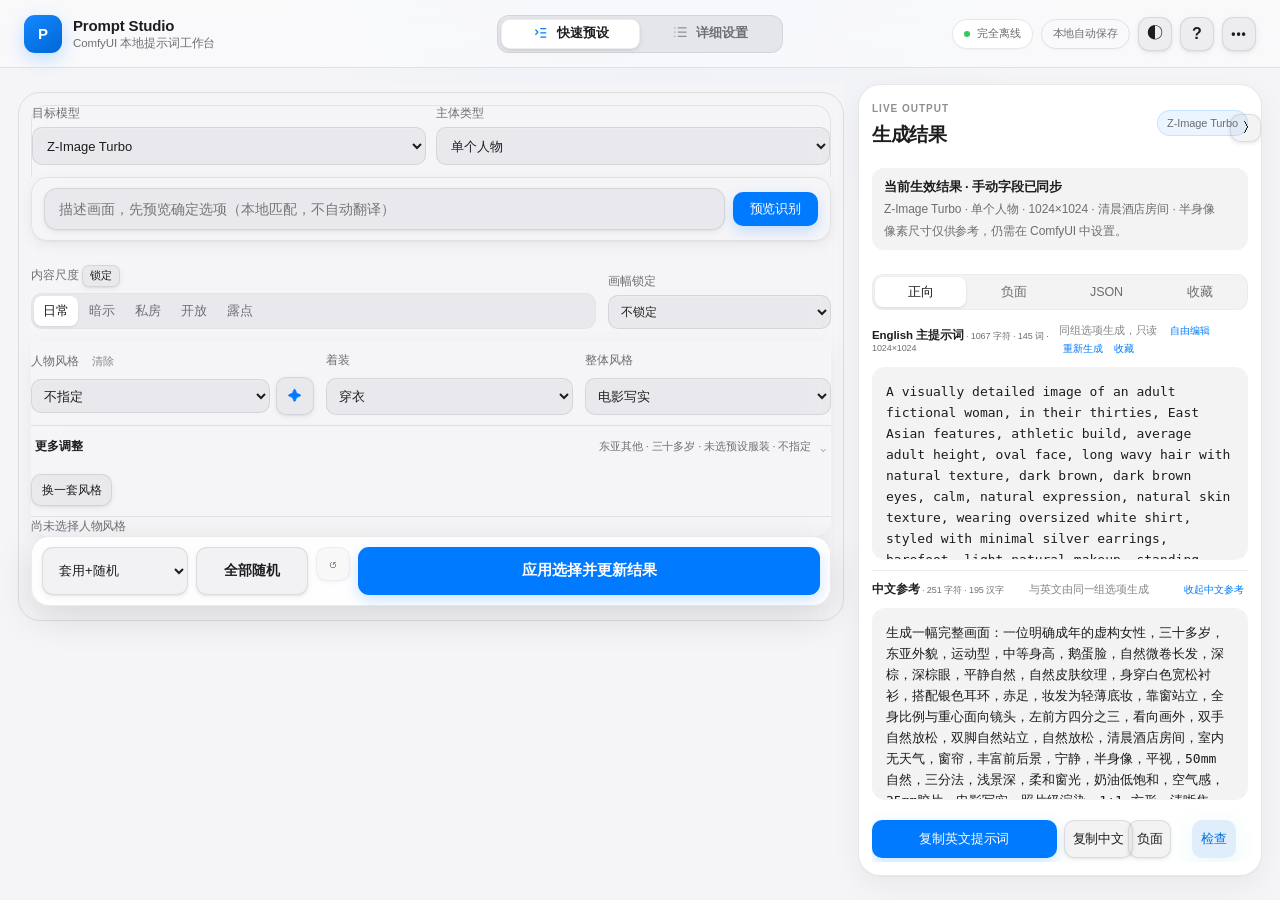
<file: index.html>
<!doctype html>
<html lang="zh-CN">
<head>
  <meta charset="UTF-8">
  <meta name="viewport" content="width=device-width, initial-scale=1.0">
  <meta name="color-scheme" content="light dark">
  <title>ComfyUI Prompt Studio</title>
  <link rel="stylesheet" href="./styles.css?v=20261112-ux-1">
  <link rel="stylesheet" href="./styles.apple.css?v=20261113-4">
  <link rel="icon" href="data:image/svg+xml,%3Csvg xmlns=%27http://www.w3.org/2000/svg%27 viewBox=%270 0 64 64%27%3E%3Crect width=%2764%27 height=%2764%27 rx=%2716%27 fill=%27%23007aff%27/%3E%3Cpath d=%27M22 16h13c9 0 15 5 15 13s-6 13-15 13h-5v8h-8V16zm8 8v10h5c4 0 7-2 7-5s-3-5-7-5h-5z%27 fill=%27white%27/%3E%3C/svg%3E">
</head>
<body class="light details-mode">
  <div class="app-shell">
    <header class="topbar">
      <div class="brand">
        <div class="brand-mark" aria-hidden="true">P</div>
        <div>
          <strong>Prompt Studio</strong>
          <span>ComfyUI 本地提示词工作台</span>
        </div>
      </div>
      <div class="workspace-mode-switch" id="workspaceModeSwitch" role="tablist" aria-label="工作区视图">
        <span class="workspace-mode-thumb" aria-hidden="true"></span>
        <button class="workspace-mode-option is-active" id="quickViewTab" type="button" role="tab" aria-selected="true">
          <span class="workspace-mode-icon" aria-hidden="true">
            <svg viewBox="0 0 24 24" width="17" height="17" fill="none" stroke="currentColor" stroke-width="1.8" stroke-linecap="round" stroke-linejoin="round"><path d="M4 7l3 3L4 13"/><path d="M11 5h7"/><path d="M11 11h7"/><path d="M11 17h7"/></svg>
          </span>
          <span>快速预设</span>
        </button>
        <button class="workspace-mode-option" id="detailViewTab" type="button" role="tab" aria-selected="false">
          <span class="workspace-mode-icon" aria-hidden="true">
            <svg viewBox="0 0 24 24" width="17" height="17" fill="none" stroke="currentColor" stroke-width="1.8" stroke-linecap="round" stroke-linejoin="round"><path d="M9 4h11"/><path d="M9 10h11"/><path d="M9 16h11"/><path d="M4 4h.01"/><path d="M4 10h.01"/><path d="M4 16h.01"/></svg>
          </span>
          <span>详细设置</span>
        </button>
      </div>
      <div class="topbar-actions">
        <span class="status-pill"><i></i>完全离线</span>
        <span class="status-pill muted" id="saveStatus" role="status">本地自动保存</span>
        <button class="icon-button" id="themeButton" type="button" title="切换主题" aria-label="切换浅色或深色主题">◐</button>
        <button class="icon-button" id="helpButton" type="button" title="使用说明" aria-label="打开使用说明">?</button>
        <div class="topbar-more">
          <button class="icon-button" id="topbarMoreButton" type="button" title="更多操作" aria-label="打开更多操作" aria-haspopup="menu" aria-expanded="false">•••</button>
          <div class="topbar-menu" id="topbarMenu" role="menu" hidden>
            <button class="topbar-menu-item danger" id="resetButton" type="button" role="menuitem">重置全部设置…</button>
          </div>
        </div>
      </div>
    </header>

    <main class="main-grid">
      <section class="workspace">
        <p id="modelSummary" class="sr-only" aria-hidden="true"></p>
        <div class="top-stack">
          <section class="command-bar" id="section-sentence">
          <div class="cmd-main" id="cmdMain">
            <input id="sentenceInput" type="text" autocomplete="off" spellcheck="false" placeholder="描述画面，先预览确定选项（本地匹配，不自动翻译）">
            <button class="button primary" id="sentenceButton" type="button">预览识别</button>
          </div>
          <div class="cmd-side">
            <div class="cmd-group content-scale-group">
              <span class="cmd-label">内容尺度 <button class="icon-button tiny" id="scaleLockButton" type="button" title="锁定尺度，防止误切" aria-pressed="false">锁定</button></span>
              <div class="scale-switch" id="scaleSwitch" role="group" aria-label="内容尺度">
                <button type="button" data-scale="sfw" aria-pressed="true">日常</button>
                <button type="button" data-scale="suggestive" aria-pressed="false">暗示</button>
                <button type="button" data-scale="boudoir" aria-pressed="false">私房</button>
                <button type="button" data-scale="adult" aria-pressed="false">开放</button>
                <button type="button" data-scale="revealing" aria-pressed="false">露点</button>
              </div>
            </div>
            <input type="hidden" id="contentScale" data-state value="sfw">
            <label class="cmd-group random-inline-setting">
              <span class="cmd-label" title="锁定后随机不会改变画幅">画幅锁定</span>
              <select class="random-scope" id="ratioLock" data-state aria-label="画幅锁定">
                <option value="">不锁定</option>
                <option value="aspect ratio 1:1">1:1 方形</option>
                <option value="aspect ratio 4:5, vertical portrait">4:5 竖版</option>
                <option value="aspect ratio 3:2, horizontal photography">3:2 横向</option>
                <option value="aspect ratio 16:9, cinematic widescreen">16:9 横向</option>
                <option value="aspect ratio 9:16, vertical short video">9:16 竖屏</option>
                <option value="aspect ratio 2.39:1, anamorphic widescreen">2.39:1 宽银幕</option>
              </select>
            </label>
            
          </div>
          <section class="quick-look-bar" id="quickLookBar" aria-label="人物风格、搭配与镜头快捷设置">
            <div class="quick-look-fields quick-look-primary">
              <label class="quick-look-field quick-style-field">
                <span>人物风格 <button class="text-button" id="clearStyleButton" type="button" title="清除当前人物风格">清除</button></span>
                <div class="quick-style-select-row">
                  <select id="stylePreset" data-state></select>
                  <button class="icon-button style-inspire-button" id="styleInspireButton" type="button" aria-label="打开风格灵感" title="风格灵感：点卡片直接套用，Alt+单击仅选入" aria-haspopup="true" aria-expanded="false">✦</button>
                </div>
                <div class="style-inspire-pop" id="styleInspirePop" hidden>
                  <div class="style-inspire-pop-head">
                    <strong>风格灵感</strong>
                    <small>点卡片直接套用；Alt+单击仅选入顶部</small>
                    <span class="quick-extras-count" id="quickExtrasCount"></span>
                  </div>
                  <div class="quick-style-chips" id="quickStyleChips"></div>
                </div>
              </label>
              <label class="quick-look-field">
                <span>着装</span>
                <select id="topOutfitState">
                  <option value="dressed">穿衣</option>
                  <option value="half-nude">半裸</option>
                  <option value="nude">全裸</option>
                </select>
              </label>
              <label class="quick-look-field">
                <span>整体风格</span>
                <select id="topVisualStyle"></select>
              </label>
            </div>
            <details class="quick-more-disclosure" id="quickMoreDetails">
              <summary>
                <span>更多调整</span>
                <small id="quickMoreSummary">地域、年龄、服装与镜头</small>
              </summary>
              <div class="quick-more" id="quickMore">
                <div class="quick-look-fields quick-look-secondary">
                <label class="quick-look-field">
                  <span>地域外观参考</span>
                  <select id="topPerson">
                    <option value="">不指定</option>
                    <option value="Chinese regional facial features">中国</option>
                    <option value="East Asian features">东亚其他</option>
                    <option value="Japanese and Korean features">日韩</option>
                    <option value="Southeast Asian features">东南亚</option>
                    <option value="South Asian features">南亚</option>
                    <option value="Central Asian features">中亚</option>
                    <option value="Turkish and West Asian features">西亚与中东</option>
                    <option value="European features">欧洲</option>
                    <option value="African features">非洲</option>
                    <option value="Latin American features">拉美</option>
                    <option value="Indigenous American features">美洲原住民</option>
                    <option value="Pacific Islander features">太平洋岛民</option>
                    <option value="Eurasian mixed features">欧亚混血</option>
                    <option value="Afro-European mixed features">非欧混血</option>
                    <option value="mixed-heritage features">多地域混合</option>
                  </select>
                </label>
                <label class="quick-look-field quick-look-age">
                  <span>年龄</span>
                  <select id="topAge"></select>
                </label>
                <label class="quick-look-field">
                  <span>预设服装</span>
                  <select id="styleLook" data-state></select>
                </label>
                <label class="quick-look-field">
                  <span>镜头方案</span>
                  <select id="cameraPlanQuick"></select>
                </label>
                </div>
              </div>
            </details>
            <div class="quick-look-actions">
              <div class="quick-look-actions-secondary">
                <button class="button secondary small" id="randomButton" type="button" title="只重抽顶部的人物、风格、造型和镜头，其他字段不动">换一套风格</button>
                <button class="text-button danger" id="deleteStylePresetButton" type="button">删除</button>
              </div>
            </div>
            <div class="quick-look-summary" id="quickLookSummary"></div>
          </section>
          <section class="reveal-quick-panel" id="revealQuickPanel" aria-label="露点场景与画面重点" hidden>
            <div class="reveal-quick-heading">
              <div>
                <strong>露点方案</strong>
                <small id="revealQuickHint">先选强度、画面重点和场景；应用后一次性更新结果。</small>
              </div>
              <button class="button secondary small" id="randomRevealScenarioButton" type="button">换一套方案</button>
            </div>
            <div class="reveal-quick-fields">
              <div class="quick-look-field reveal-intensity-field">
                <span>表现强度</span>
                <div class="reveal-intensity-segments" id="revealIntensitySegments" role="radiogroup" aria-label="表现强度"></div>
                <select class="sr-only" id="revealIntensityQuick" data-state aria-hidden="true" tabindex="-1"></select>
              </div>
              <label class="quick-look-field reveal-target-field">
                <span>画面重点</span>
                <select id="revealTargetQuick" data-state></select>
              </label>
              <label class="quick-look-field reveal-scenario-field">
                <span>场景套餐</span>
                <select id="revealScenarioQuick" data-state></select>
              </label>
            </div>
            <details class="reveal-advanced-details" id="revealAdvancedDetails">
              <summary>
                <span>调整姿势、镜头与道具</span>
                <small id="revealAdvancedSummary">跟随当前方案</small>
              </summary>
              <div class="reveal-advanced-body">
                <div class="reveal-quick-fields reveal-advanced-fields">
                  <label class="quick-look-field reveal-pose-field">
                    <span>姿势预设</span>
                    <select id="revealPoseQuick" data-state></select>
                  </label>
                  <div class="quick-look-field reveal-prop-field">
                    <div class="reveal-field-head">
                      <label for="adultPropQuick">成人道具</label>
                      <button class="text-button" id="clearAdultPropButton" type="button">清除</button>
                    </div>
                    <select id="adultPropQuick" data-state aria-label="成人道具"></select>
                  </div>
                </div>
                <div class="reveal-quick-actions">
                  <button class="button secondary small" id="rerollRevealPoseButton" type="button">换姿势</button>
                  <button class="button secondary small" id="rerollRevealCameraButton" type="button">换镜头</button>
                  <button class="button secondary small" id="rerollAdultPropButton" type="button">换道具</button>
                </div>
              </div>
            </details>
            <div class="reveal-current-summary">
              <div class="reveal-current-copy">
                <span>当前组合</span>
                <strong id="revealCurrentTitle">跟随当前设置</strong>
                <small id="revealCurrentDetails">选择场景后会在这里显示姿势、镜头与道具。</small>
              </div>
            </div>
            <div class="reveal-empty-state" id="revealEmptyState" role="status" hidden>
              <span id="revealEmptyText">当前筛选没有可用露点方案。</span>
              <button class="text-button" id="revealResetFiltersButton" type="button">查看全部</button>
            </div>
          </section>
          <div class="quick-apply-primary" id="quickApplyBar">
            <label class="quick-apply-mode">
              <span class="sr-only">套用范围</span>
              <select id="styleApplyMode" title="套用+随机：套用顶层已选项，其余字段随机">
                <option value="random-rest" selected>套用+随机</option>
                <option value="full">整套造型</option>
                <option value="makeup">只应用妆发</option>
                <option value="fill">只补未选择项</option>
              </select>
            </label>
            <label class="detail-random-scope" id="detailRandomScopeWrap">
              <span class="sr-only">随机范围</span>
              <select id="detailRandomScope" title="选择详细设置页的随机范围">
                <option value="step">当前步骤</option>
                <option value="unlocked" selected>未保护字段</option>
                <option value="all">全部重新随机</option>
              </select>
            </label>
            <button class="button secondary" id="randomAllButton" type="button" title="随机所有字段：人物风格、造型、镜头、露点与其余细节全部重新随机">全部随机</button>
            <button class="icon-button" id="undoButton" type="button" disabled aria-label="撤销上一次套用或随机" title="撤销上一次套用或随机">↺</button>
            <button class="button primary" id="applyQuickButton" type="button">应用选择并更新结果</button>
          </div>
          <div class="workspace-mode-row">
            <div class="detail-preset-bar" id="detailPresetBar">
              <label class="detail-scale-inline">
                <span>尺度</span>
                <select id="detailScale">
                  <option value="sfw">日常</option>
                  <option value="suggestive">暗示</option>
                  <option value="boudoir">私房</option>
                  <option value="adult">开放</option>
                  <option value="revealing">露点</option>
                </select>
              </label>
              <button class="icon-button tiny" id="detailScaleLockButton" type="button" title="锁定尺度，防止误切" aria-pressed="false">锁定</button>
              <button class="button secondary small" id="detailPresetToggle" type="button">展开预设</button>
              <span class="detail-preset-summary" id="detailPresetSummary"></span>
              <span class="detail-protection-status" id="detailProtectionStatus" role="status">手动修改已保护</span>
              <button class="text-button" id="detailResetButton" type="button">重置全部</button>
            </div>
            
          </div>
          <div class="sentence-empty" id="sentenceEmpty" hidden>没有足够明确的匹配，未修改任何设置。原句已保留；请在详细设置手动选择，或填写自定义中英文描述。</div>
          <div class="sentence-result" id="sentenceResult" hidden>
            <div class="sentence-head">
              <span id="sentenceSummary"></span>
              <button class="text-button" id="sentenceUndo" type="button">撤销本次解析</button>
            </div>
            <div class="sentence-chips" id="sentenceChips"></div><p id="sentenceCoverage" class="ux-note"></p><button class="button secondary small" id="sentenceApply" type="button" disabled>应用已识别选项</button>
          </div>
          </section>

          <div class="wizard-bar">
            <div class="wizard-nav-row">
              <span class="wizard-nav-label">流程</span>
              <div class="wizard-steps" id="wizardSteps" role="tablist" aria-label="步骤"></div>
            </div>
            <div class="wizard-nav-row wizard-category-row">
              <span class="wizard-nav-label">本步</span>
              <div class="wizard-category-group">
                <div class="wizard-categories" id="wizardCategories" role="tablist" aria-label="当前步骤分类"></div>
              </div>
            </div>
            <div class="wizard-status-row sr-only">
              <span class="wizard-nav-label">状态</span>
              <div class="wizard-check" id="wizardCheck" role="status" aria-live="polite"></div>
            </div>
          </div>
        </div>

        <section class="form-card is-active" id="section-model">
          <div class="card-heading">
            <div class="step-number">01</div>
            <div>
              <h2>模型与输出</h2>
              <p>切换模型后，提示词会自动采用对应结构。</p>
            </div>
            <span class="mode-badge" id="modeBadge">图像</span>
          </div>

          <div class="control-grid cols-3">
            <label class="field wide">
              <span>目标模型</span>
              <select id="model" data-state></select>
              <small id="modelHint"></small>
            </label>
            <label class="field custom-only" id="customModelWrap">
              <span>自定义模型名称</span>
              <input id="customModelName" data-state type="text" placeholder="例如我的定制模型">
            </label>
            <label class="field custom-only" id="customFormatWrap">
              <span>输出结构</span>
              <select id="customFormat" data-state>
                <option value="natural">自然语言</option>
                <option value="tags">标签流</option>
                <option value="h3">连续镜头时间轴</option>
                <option value="i2v">图生视频</option>
              </select>
            </label>
            <label class="field">
              <span>输出方式</span>
              <input type="text" value="英文主提示词 + 中文参考（自定义需分别填写）" readonly>
              <small>英文用于 ComfyUI 复制，中文用于阅读和校对；LoRA 触发词保持原文。</small>
            </label>
            <input type="hidden" id="language" data-state value="en">
            <label class="field">
              <span>细节程度</span>
              <select id="detailLevel" data-state>
                <option value="balanced">平衡</option>
                <option value="concise">精简</option>
                <option value="cinematic">电影级详细</option>
              </select>
            </label>
            <label class="field">
              <span>画面比例</span>
              <select id="aspectRatio" data-state></select>
            </label>
            <label class="field wide">
              <span>画面尺寸（像素）</span>
              <div class="size-row">
                <select id="sizePreset"></select>
                <input id="imageWidth" data-state type="number" min="256" max="4096" step="8" inputmode="numeric" aria-label="宽度">
                <span class="size-x">×</span>
                <input id="imageHeight" data-state type="number" min="256" max="4096" step="8" inputmode="numeric" aria-label="高度">
              </div>
              <small id="sizeHint"></small>
            </label>
            <label class="field wide">
              <span>LoRA 触发词</span>
              <input id="loraTrigger" data-state type="text" placeholder="填写当前 LoRA 的触发词，可留空">
              <small id="loraTriggerHint">只填触发词；LoRA 权重请在 ComfyUI 的 LoRA Loader 中控制，建议从 0.7–0.9 开始测试。</small>
            </label>
            <label class="switch-row compact-switch lora-direct-toggle">
              <span>
                <strong>LoRA 直出</strong>
                <small>只精简默认描述；你主动选择的袜类材质、鞋履、配饰、表情和图案等细节仍会保留。</small>
              </span>
              <input type="checkbox" id="loraDirect" data-state>
            </label>
            <div class="adult-layer-panel" id="adultLayerWrap" hidden>
              <label class="field wide">
                <span>开放附加层</span>
                <select id="adultLayer" data-state></select>
                <small>独立于普通提示词，只在“开放”且开启 LoRA 直出时使用。</small>
              </label>
            </div>
            <div class="lora-ui" hidden>
              <div class="lora-box">
                <div class="lora-head">
                  <span id="loraSummary">我的 LoRA 清单</span>
                  <span class="lora-head-actions">
                    <button class="text-button" id="loraPaste" type="button">批量粘贴</button>
                    <button class="text-button" id="loraAdd" type="button">＋ 添加</button>
                  </span>
                </div>
                <div class="lora-list" id="loraList"></div>
                <div class="lora-paste" id="loraPasteBox" hidden>
                  <textarea id="loraPasteText" rows="5" placeholder="每行一条，支持这三种写法：&#10;触发词&#10;触发词, 0.8&#10;名称, 触发词, 0.8"></textarea>
                  <div class="lora-paste-actions">
                    <button class="button primary" id="loraPasteSave" type="button">解析并加入</button>
                    <button class="button ghost" id="loraPasteCancel" type="button">取消</button>
                  </div>
                </div>
                <div class="lora-form" id="loraForm" hidden>
                  <input id="loraName" type="text" placeholder="名称（可留空，只给自己看）">
                  <input id="loraTriggerInput" type="text" placeholder="触发词，例如 moss_xvstyle">
                  <input id="loraWeight" type="number" min="0.1" max="2" step="0.05" value="0.8" title="权重（只写进 JSON，不写进提示词）">
                  <button class="button primary" id="loraSave" type="button">保存</button>
                  <button class="button ghost" id="loraCancel" type="button">取消</button>
                </div>
                <div class="lora-actions">
                  <button class="text-button" id="loraExport" type="button">导出清单</button>
                  <button class="text-button" id="loraImport" type="button">导入清单</button>
                  <input id="loraImportFile" type="file" accept="application/json" hidden>
                  <small>先只勾一个主 LoRA 做基准，再添加第二个；不兼容当前底模的项目会自动禁用。</small>
                </div>
              </div>
            </div>
          </div>

          <div class="notice" id="modelNotice"></div>
        </section>

        <section class="form-card" id="section-character">
          <div class="card-heading">
            <div class="step-number">02</div>
            <div>
              <h2>角色与外观</h2>
              <p>人物选项默认限制为成年虚构角色，避免身份和年龄歧义。</p>
            </div>
            <span class="mini-badge">成年安全</span>
          </div>

          <div class="anatomy-gate" id="pubicGate" style="display: none">
            <div>
              <strong id="pubicGateTitle">下体细节暂不可选</strong>
              <small id="pubicGateReason">需要先让下体在当前画面中实际可见。</small>
            </div>
            <button class="button secondary small" id="pubicGateButton" type="button">补齐显示条件</button>
          </div>

          <div class="control-grid cols-3">
            <label class="field">
              <span>主体类型</span>
              <select id="subjectType" data-state>
                <option value="person">单个人物</option>
                <option value="couple">双人角色</option>
                <option value="group">小群像</option>
                <option value="creature">奇幻生物</option>
                <option value="object">产品 / 物体</option>
              </select>
            </label>
            <label class="field">
              <span>关系构成</span>
              <select id="relationshipType" data-state></select>
            </label>
            <label class="field">
              <span>画面重点</span>
              <select id="visualEmphasis" data-state></select>
            </label>
            <label class="field multi-only">
              <span>关系气质</span>
              <select id="relationshipDynamic" data-state></select>
            </label>
            <label class="field">
              <span>角色预设</span>
              <select id="rolePreset" data-state></select>
              <small>按职业、礼服、居家和双人关系分组；应用后会覆盖对应字段，仍可逐项修改。</small>
            </label>
            <label class="field">
              <span>人物构成总览</span>
              <select id="gender" data-state disabled></select>
              <small>由关系构成自动生成，只用于总人数与性别总览。</small>
            </label>
            <label class="field">
              <span>角色 A · 性别呈现</span>
              <select id="firstGender" data-state></select>
            </label>
            <label class="field">
              <span>角色 A · 年龄感</span>
              <select id="age" data-state></select>
            </label>
            <label class="field">
              <span>角色 A · 外貌取向</span>
              <select id="appearance" data-state></select>
            </label>
            <label class="field multi-only">
              <span>角色 A · 画面位置</span>
              <select id="firstPosition" data-state></select>
            </label>
            <label class="field">
              <span>角色 A · 体型</span>
              <select id="body" data-state></select>
            </label>
            <label class="field">
              <span>角色 A · 身高感</span>
              <select id="heightPresence" data-state></select>
            </label>
            <label class="field">
              <span>角色 A · 体型比例</span>
              <select id="bodyProportion" data-state></select>
            </label>
            <label class="field">
              <span>角色 A · 头身比</span>
              <select id="headBodyRatio" data-state></select>
            </label>
            <label class="field">
              <span>角色 A · 上下身比例</span>
              <select id="legTorsoRatio" data-state></select>
            </label>
            <label class="field">
              <span>角色 A · 肩宽</span>
              <select id="shoulderWidth" data-state></select>
            </label>
            <label class="field">
              <span>角色 A · 整体轮廓</span>
              <select id="silhouetteBalance" data-state></select>
            </label>
            <label class="field">
              <span>角色 A · 腰线</span>
              <select id="waistShape" data-state></select>
            </label>
            <label class="field">
              <span>角色 A · 臀部轮廓</span>
              <select id="hipContour" data-state></select>
            </label>
            <label class="field">
              <span>角色 A · 胸部 / 胸廓轮廓</span>
              <select id="chestContour" data-state></select>
            </label>
            <label class="field">
              <span>角色 A · 腿部比例</span>
              <select id="legProportion" data-state></select>
            </label>
            <label class="field">
              <span>角色 A · 肌肉质感</span>
              <select id="muscleTone" data-state></select>
            </label>
            <label class="field">
              <span>角色 A · 身材表现强度</span>
              <select id="bodyEmphasis" data-state></select>
            </label>
            <label class="field">
              <span>角色 A · 乳房大小</span>
              <select id="breastSize" data-state></select>
            </label>
            <label class="field">
              <span>角色 A · 乳房形状</span>
              <select id="breastShape" data-state></select>
            </label>
            <label class="field">
              <span>角色 A · 乳房间距</span>
              <select id="breastSpacing" data-state></select>
            </label>
            <label class="field">
              <span>角色 A · 乳头大小</span>
              <select id="nippleSize" data-state></select>
            </label>
            <label class="field">
              <span>角色 A · 乳头颜色</span>
              <select id="nippleColor" data-state></select>
            </label>
            <label class="field">
              <span>角色 A · 乳晕大小</span>
              <select id="areolaSize" data-state></select>
            </label>
            <label class="field">
              <span>角色 A · 乳晕颜色</span>
              <select id="areolaColor" data-state></select>
            </label>
            <label class="field">
              <span>角色 A · 阴毛状态</span>
              <select id="pubicHairState" data-state></select>
            </label>
            <label class="field">
              <span>角色 A · 阴毛数量</span>
              <select id="pubicHairAmount" data-state></select>
            </label>
            <label class="field">
              <span>角色 A · 阴毛形状</span>
              <select id="pubicHairShape" data-state></select>
            </label>
            <label class="field">
              <span>角色 A · 阴毛长度</span>
              <select id="pubicHairLength" data-state></select>
            </label>
            <label class="field">
              <span>角色 A · 阴毛质地</span>
              <select id="pubicHairTexture" data-state></select>
            </label>
            <label class="field">
              <span>角色 A · 阴毛颜色</span>
              <select id="pubicHairColor" data-state></select>
            </label>
            <label class="field">
              <span>角色 A · 外阴整体轮廓</span>
              <select id="vulvaContour" data-state></select>
            </label>
            <label class="field">
              <span>角色 A · 阴阜饱满度</span>
              <select id="monsFullness" data-state></select>
            </label>
            <label class="field">
              <span>角色 A · 大阴唇轮廓</span>
              <select id="labiaMajoraShape" data-state></select>
            </label>
            <label class="field">
              <span>角色 A · 小阴唇突出度</span>
              <select id="labiaMinoraVisibility" data-state></select>
            </label>
            <label class="field">
              <span>角色 A · 外阴颜色</span>
              <select id="vulvaColor" data-state></select>
            </label>
            <label class="field">
              <span>角色 A · 外阴颜色强度</span>
              <select id="vulvaColorIntensity" data-state></select>
            </label>
            <label class="field wide">
              <span>角色 A · 女性湿润表现</span>
              <select id="femaleWetness" data-state></select>
              <small>只有下体实际进入画面时才可选择。</small>
            </label>
            <label class="field wide">
              <span>角色 A · 男性下体表现</span>
              <select id="maleVisibility" data-state></select>
              <small>先选择可见程度，再设置状态、尺寸和形态。</small>
            </label>
            <label class="field"><span>角色 A · 勃起状态</span><select id="maleErection" data-state></select></label>
            <label class="field"><span>角色 A · 阴茎长度</span><select id="penisLength" data-state></select></label>
            <label class="field"><span>角色 A · 阴茎粗细</span><select id="penisGirth" data-state></select></label>
            <label class="field"><span>角色 A · 龟头大小</span><select id="glansSize" data-state></select></label>
            <label class="field"><span>角色 A · 包皮状态</span><select id="foreskinState" data-state></select></label>
            <label class="field"><span>角色 A · 阴囊视觉大小</span><select id="scrotumSize" data-state></select></label>
            <label class="field"><span>角色 A · 阴囊状态</span><select id="scrotumState" data-state></select></label>
            <label class="field"><span>角色 A · 阴茎形态</span><select id="penisCurvature" data-state></select></label>
            <label class="field"><span>角色 A · 静脉表现</span><select id="penisVeins" data-state></select></label>
            <label class="field"><span>角色 A · 局部肤色</span><select id="maleGenitalSkin" data-state></select></label>
            <label class="field"><span>角色 A · 龟头颜色</span><select id="glansColor" data-state></select></label>
            <label class="field"><span>角色 A · 阴毛状态</span><select id="malePubicHairState" data-state></select></label>
            <label class="field"><span>角色 A · 阴毛数量</span><select id="malePubicHairAmount" data-state></select></label>
            <label class="field"><span>角色 A · 阴毛形状</span><select id="malePubicHairShape" data-state></select></label>
            <label class="field"><span>角色 A · 阴毛颜色</span><select id="malePubicHairColor" data-state></select></label>
            <label class="field wide">
              <span>角色 B · 男性下体表现</span>
              <select id="secondMaleVisibility" data-state></select>
              <small>只控制角色 B；不会与角色 A 共用。</small>
            </label>
            <label class="field"><span>角色 B · 勃起状态</span><select id="secondMaleErection" data-state></select></label>
            <label class="field"><span>角色 B · 阴茎长度</span><select id="secondPenisLength" data-state></select></label>
            <label class="field"><span>角色 B · 阴茎粗细</span><select id="secondPenisGirth" data-state></select></label>
            <label class="field"><span>角色 B · 龟头大小</span><select id="secondGlansSize" data-state></select></label>
            <label class="field"><span>角色 B · 包皮状态</span><select id="secondForeskinState" data-state></select></label>
            <label class="field"><span>角色 B · 阴囊视觉大小</span><select id="secondScrotumSize" data-state></select></label>
            <label class="field"><span>角色 B · 阴囊状态</span><select id="secondScrotumState" data-state></select></label>
            <label class="field"><span>角色 B · 阴茎形态</span><select id="secondPenisCurvature" data-state></select></label>
            <label class="field"><span>角色 B · 静脉表现</span><select id="secondPenisVeins" data-state></select></label>
            <label class="field"><span>角色 B · 局部肤色</span><select id="secondMaleGenitalSkin" data-state></select></label>
            <label class="field"><span>角色 B · 龟头颜色</span><select id="secondGlansColor" data-state></select></label>
            <label class="field"><span>角色 B · 阴毛状态</span><select id="secondMalePubicHairState" data-state></select></label>
            <label class="field"><span>角色 B · 阴毛数量</span><select id="secondMalePubicHairAmount" data-state></select></label>
            <label class="field"><span>角色 B · 阴毛形状</span><select id="secondMalePubicHairShape" data-state></select></label>
            <label class="field"><span>角色 B · 阴毛颜色</span><select id="secondMalePubicHairColor" data-state></select></label>
            <label class="field wide">
              <span>角色 C · 男性下体表现</span>
              <select id="thirdMaleVisibility" data-state></select>
              <small>只控制角色 C；不会与角色 A、B 共用。</small>
            </label>
            <label class="field"><span>角色 C · 勃起状态</span><select id="thirdMaleErection" data-state></select></label>
            <label class="field"><span>角色 C · 阴茎长度</span><select id="thirdPenisLength" data-state></select></label>
            <label class="field"><span>角色 C · 阴茎粗细</span><select id="thirdPenisGirth" data-state></select></label>
            <label class="field"><span>角色 C · 龟头大小</span><select id="thirdGlansSize" data-state></select></label>
            <label class="field"><span>角色 C · 包皮状态</span><select id="thirdForeskinState" data-state></select></label>
            <label class="field"><span>角色 C · 阴囊视觉大小</span><select id="thirdScrotumSize" data-state></select></label>
            <label class="field"><span>角色 C · 阴囊状态</span><select id="thirdScrotumState" data-state></select></label>
            <label class="field"><span>角色 C · 阴茎形态</span><select id="thirdPenisCurvature" data-state></select></label>
            <label class="field"><span>角色 C · 静脉表现</span><select id="thirdPenisVeins" data-state></select></label>
            <label class="field"><span>角色 C · 局部肤色</span><select id="thirdMaleGenitalSkin" data-state></select></label>
            <label class="field"><span>角色 C · 龟头颜色</span><select id="thirdGlansColor" data-state></select></label>
            <label class="field"><span>角色 C · 阴毛状态</span><select id="thirdMalePubicHairState" data-state></select></label>
            <label class="field"><span>角色 C · 阴毛数量</span><select id="thirdMalePubicHairAmount" data-state></select></label>
            <label class="field"><span>角色 C · 阴毛形状</span><select id="thirdMalePubicHairShape" data-state></select></label>
            <label class="field"><span>角色 C · 阴毛颜色</span><select id="thirdMalePubicHairColor" data-state></select></label>
            <label class="field">
              <span>角色 A · 脸型与面部</span>
              <select id="face" data-state></select>
            </label>
            <label class="field">
              <span>角色 A · 发型</span>
              <select id="hairStyle" data-state></select>
            </label>
            <label class="field">
              <span>角色 A · 发色</span>
              <select id="hairColor" data-state></select>
            </label>
            <label class="field">
              <span>角色 A · 眼睛</span>
              <select id="eyes" data-state></select>
            </label>
            <label class="field">
              <span>角色 A · 表情</span>
              <select id="expression" data-state></select>
            </label>
            <label class="field wide">
              <span>角色 A · 嘴部与唾液</span>
              <select id="mouthDetail" data-state></select>
              <small>流口水、唾液拉丝等细节需要面部或嘴部可见。</small>
            </label>
            <label class="field">
              <span>角色 A · 皮肤质感</span>
              <select id="skin" data-state></select>
            </label>
            <label class="field">
              <span>生物类型</span>
              <select id="creatureType" data-state></select>
            </label>
            <label class="field">
              <span>物体主体（英文）</span>
              <input id="objectDescription" data-state type="text" placeholder="e.g. a black mechanical wristwatch">
            </label>
            <label class="field">
              <span>物体主体（中文）</span>
              <input id="objectDescriptionZh" data-state type="text" placeholder="例如：黑色机械腕表">
            </label>
            <label class="field wide">
              <span>角色 A · 自定义补充（英文）</span>
              <textarea id="characterCustom" data-state rows="2" placeholder="English details for character A"></textarea>
            </label>
            <label class="field wide">
              <span>角色 A · 自定义补充（中文）</span>
              <textarea id="characterCustomZh" data-state rows="2" placeholder="角色 A 的中文补充描述"></textarea>
            </label>
            <label class="field multi-only">
              <span>角色 B · 性别呈现</span>
              <select id="secondGender" data-state></select>
            </label>
            <label class="field multi-only">
              <span>角色 B · 画面位置</span>
              <select id="secondPosition" data-state></select>
            </label>
            <label class="field multi-only">
              <span>角色 B · 年龄感</span>
              <select id="secondAge" data-state></select>
            </label>
            <label class="field multi-only">
              <span>角色 B · 外貌取向</span>
              <select id="secondAppearance" data-state></select>
            </label>
            <label class="field multi-only">
              <span>角色 B · 体型</span>
              <select id="secondBody" data-state></select>
            </label>
            <label class="field multi-only">
              <span>角色 B · 脸型与面部</span>
              <select id="secondFace" data-state></select>
            </label>
            <label class="field multi-only">
              <span>角色 B · 表情</span>
              <select id="secondExpression" data-state></select>
            </label>
            <label class="field multi-only">
              <span>角色 B · 发型</span>
              <select id="secondHairStyle" data-state></select>
            </label>
            <label class="field multi-only">
              <span>角色 B · 发色</span>
              <select id="secondHairColor" data-state></select>
            </label>
            <label class="field multi-only wide">
              <span>角色 B · 自定义补充（英文）</span>
              <textarea id="secondCharacterCustom" data-state rows="2" placeholder="English details for character B"></textarea>
            </label>
            <label class="field multi-only wide">
              <span>角色 B · 自定义补充（中文）</span>
              <textarea id="secondCharacterCustomZh" data-state rows="2" placeholder="角色 B 的中文补充描述"></textarea>
            </label>
            <label class="field group-only">
              <span>角色 C · 性别呈现</span>
              <select id="thirdGender" data-state></select>
            </label>
            <label class="field group-only">
              <span>角色 C · 画面位置</span>
              <select id="thirdPosition" data-state></select>
            </label>
            <label class="field group-only">
              <span>角色 C · 年龄感</span>
              <select id="thirdAge" data-state></select>
            </label>
            <label class="field group-only">
              <span>角色 C · 外貌取向</span>
              <select id="thirdAppearance" data-state></select>
            </label>
            <label class="field group-only">
              <span>角色 C · 体型</span>
              <select id="thirdBody" data-state></select>
            </label>
            <label class="field group-only">
              <span>角色 C · 脸型与面部</span>
              <select id="thirdFace" data-state></select>
            </label>
            <label class="field group-only">
              <span>角色 C · 表情</span>
              <select id="thirdExpression" data-state></select>
            </label>
            <label class="field group-only">
              <span>角色 C · 发型</span>
              <select id="thirdHairStyle" data-state></select>
            </label>
            <label class="field group-only">
              <span>角色 C · 发色</span>
              <select id="thirdHairColor" data-state></select>
            </label>
            <label class="field group-only wide">
              <span>角色 C · 自定义补充（英文）</span>
              <textarea id="thirdCharacterCustom" data-state rows="2" placeholder="English details for character C"></textarea>
            </label>
            <label class="field group-only wide">
              <span>角色 C · 自定义补充（中文）</span>
              <textarea id="thirdCharacterCustomZh" data-state rows="2" placeholder="角色 C 的中文补充描述"></textarea>
            </label>
            <label class="field">
              <span>角色 A · 气质与造型</span>
              <select id="adultArchetype" data-state></select>
            </label>
          </div>

        </section>

        <section class="form-card" id="section-outfit">
          <div class="card-heading">
            <div class="step-number">03</div>
            <div>
              <h2>服装与造型</h2>
              <p>选择服装主体，再用材质、颜色和配饰控制细节。</p>
            </div>
          </div>
          <div class="outfit-role-bar" id="outfitRoleBar" role="tablist" aria-label="服装角色" hidden>
            <span>当前角色</span>
            <div>
              <button type="button" data-outfit-role="first" class="is-active" aria-selected="true">角色 A</button>
              <button type="button" data-outfit-role="second" aria-selected="false">角色 B</button>
              <button type="button" data-outfit-role="third" aria-selected="false">角色 C</button>
              <button type="button" id="copyOutfitRole">应用到其他角色</button>
            </div>
          </div>
          <div class="control-grid cols-3">
            <label class="field wide">
              <span>角色 A · 基础状态</span>
              <select id="outfitState" data-state></select>
              <small>穿衣时继续选择穿着方式；裸体时自动关闭主服装。</small>
            </label>
            <label class="field wide">
              <span>角色 A · 穿着方式</span>
              <select id="outfitMode" data-state></select>
              <small id="outfitModeHint">正常着衣时，下方服装细项全部可用。</small>
            </label>
            <label class="field sheer-only">
              <span>透视材质</span>
              <select id="sheerMaterial" data-state></select>
            </label>
            <label class="field sheer-only">
              <span>透视程度</span>
              <select id="sheerLevel" data-state></select>
            </label>
            <label class="field half-nude-only wide">
              <span>角色 A · 主要裸露部位</span>
              <select id="halfNudeStyle" data-state></select>
            </label>
            <label class="field half-nude-only wide">
              <span id="coveredGarmentLabel">角色 A · 遮盖服装</span>
              <select id="coveredGarment" data-state></select>
              <small id="coveredGarmentHint">选择具体服装款式；其他字段继续控制材质、透明度、颜色和版型。</small>
            </label>
            <label class="field half-nude-only">
              <span>覆盖区透明度</span>
              <select id="coveredOpacity" data-state></select>
            </label>
            <label class="field half-nude-only">
              <span>覆盖区材质</span>
              <select id="coveredMaterial" data-state></select>
            </label>
            <label class="field half-nude-only">
              <span>覆盖区颜色</span>
              <select id="coveredColor" data-state></select>
            </label>
            <label class="field half-nude-only">
              <span>覆盖区版型</span>
              <select id="coveredFit" data-state></select>
            </label>
            <label class="field half-nude-only half-sheer-only wide">
              <span>透视内层</span>
              <select id="coveredInner" data-state></select>
            </label>
            <label class="field wide">
              <span>角色 B · 着装模式</span>
              <select id="secondOutfitMode" data-state></select>
            </label>
            <label class="field">
              <span>角色 B · 透视材质</span>
              <select id="secondSheerMaterial" data-state></select>
            </label>
            <label class="field">
              <span>角色 B · 透视程度</span>
              <select id="secondSheerLevel" data-state></select>
            </label>
            <label class="field wide">
              <span>角色 B · 主要裸露部位</span>
              <select id="secondHalfNudeStyle" data-state></select>
            </label>
            <label class="field wide">
              <span>角色 B · 遮盖服装</span>
              <select id="secondCoveredGarment" data-state></select>
            </label>
            <label class="field"><span>角色 B · 遮盖透明度</span><select id="secondCoveredOpacity" data-state></select></label>
            <label class="field"><span>角色 B · 遮盖材质</span><select id="secondCoveredMaterial" data-state></select></label>
            <label class="field"><span>角色 B · 遮盖颜色</span><select id="secondCoveredColor" data-state></select></label>
            <label class="field"><span>角色 B · 遮盖版型</span><select id="secondCoveredFit" data-state></select></label>
            <label class="field wide"><span>角色 B · 透视内层</span><select id="secondCoveredInner" data-state></select></label>
            <label class="field wide">
              <span>角色 C · 着装模式</span>
              <select id="thirdOutfitMode" data-state></select>
            </label>
            <label class="field">
              <span>角色 C · 透视材质</span>
              <select id="thirdSheerMaterial" data-state></select>
            </label>
            <label class="field">
              <span>角色 C · 透视程度</span>
              <select id="thirdSheerLevel" data-state></select>
            </label>
            <label class="field wide">
              <span>角色 C · 主要裸露部位</span>
              <select id="thirdHalfNudeStyle" data-state></select>
            </label>
            <label class="field wide">
              <span>角色 C · 遮盖服装</span>
              <select id="thirdCoveredGarment" data-state></select>
            </label>
            <label class="field"><span>角色 C · 遮盖透明度</span><select id="thirdCoveredOpacity" data-state></select></label>
            <label class="field"><span>角色 C · 遮盖材质</span><select id="thirdCoveredMaterial" data-state></select></label>
            <label class="field"><span>角色 C · 遮盖颜色</span><select id="thirdCoveredColor" data-state></select></label>
            <label class="field"><span>角色 C · 遮盖版型</span><select id="thirdCoveredFit" data-state></select></label>
            <label class="field wide"><span>角色 C · 透视内层</span><select id="thirdCoveredInner" data-state></select></label>
            <label class="field wide">
              <span>角色 A · 服装图案位置</span>
              <select id="garmentGraphicZone" data-state></select>
              <small id="garmentGraphicHint">按头颈、肩臂、躯干、腰胯、背部和腿部细分；裸体时请使用“镜头强调部位”。</small>
            </label>
            <label class="field garment-graphic-detail">
              <span>图案内容</span>
              <select id="garmentGraphicMotif" data-state></select>
            </label>
            <label class="field garment-graphic-detail">
              <span>制作工艺</span>
              <select id="garmentGraphicTechnique" data-state></select>
            </label>
            <label class="field garment-graphic-detail">
              <span>图案尺寸</span>
              <select id="garmentGraphicScale" data-state></select>
            </label>
            <label class="field garment-graphic-detail">
              <span>图案颜色</span>
              <select id="garmentGraphicColor" data-state></select>
            </label>
            <label class="field wide garment-graphic-detail">
              <span>自定义图案说明（英文）</span>
              <input id="garmentGraphicCustom" data-state type="text" placeholder="e.g. a silver mechanical emblem centered on the front panel">
            </label>
            <label class="field wide garment-graphic-detail">
              <span>自定义图案说明（中文）</span>
              <input id="garmentGraphicCustomZh" data-state type="text" placeholder="例如：一枚银色机械纹章，沿裤装前裆拼片居中排布">
            </label>
            <label class="field wide">
              <span>角色 A · 服装</span>
              <select id="outfit" data-state></select>
              <small>洛丽塔、水手服和女仆装在「洛丽塔与洋装」「水手与制服」分组；露点模式显示对应露点款式。</small>
            </label>
            <label class="field wide">
              <span>角色 A · 服装位移</span>
              <select id="garmentDisplacement" data-state></select>
              <small>控制衣服完整、敞开、滑落、拉到一侧或半脱，不重复增加新的服装款式。</small>
            </label>
            <label class="field">
              <span>角色 A · 材质</span>
              <select id="fabric" data-state></select>
            </label>
            <label class="field">
              <span>角色 A · 颜色</span>
              <select id="outfitColor" data-state></select>
            </label>
            <label class="field">
              <span>角色 A · 版型</span>
              <select id="fit" data-state></select>
            </label>
            <label class="field">
              <span>角色 A · 配饰</span>
              <select id="accessories" data-state></select>
            </label>
            <label class="field">
              <span>角色 A · 鞋履</span>
              <select id="footwear" data-state></select>
            </label>
            <label class="field">
              <span>角色 A · 袜类款式</span>
              <select id="hosiery" data-state></select>
              <small>先选具体袜型；材质、透明度、光泽、图案和袜口会在下方显示。</small>
            </label>
            <label class="field">
              <span>角色 A · 袜类纤维 / 材质</span>
              <select id="hosieryMaterial" data-state></select>
            </label>
            <label class="field">
              <span>角色 A · 袜类厚度 / 透明度</span>
              <select id="hosieryOpacity" data-state></select>
            </label>
            <label class="field">
              <span>角色 A · 袜类光泽</span>
              <select id="hosieryFinish" data-state></select>
            </label>
            <label class="field">
              <span>角色 A · 袜类图案与织法</span>
              <select id="hosieryPattern" data-state></select>
            </label>
            <label class="field">
              <span>角色 A · 脚尖结构</span>
              <select id="hosieryToe" data-state></select>
            </label>
            <label class="field">
              <span>角色 A · 袜口与腰头</span>
              <select id="hosieryTop" data-state></select>
            </label>
            <label class="field">
              <span>角色 A · 袜类颜色</span>
              <select id="hosieryColor" data-state></select>
            </label>
            <label class="field wide">
              <span>角色 B · 服装</span>
              <select id="secondOutfit" data-state></select>
            </label>
            <label class="field"><span>角色 B · 材质</span><select id="secondFabric" data-state></select></label>
            <label class="field"><span>角色 B · 颜色</span><select id="secondOutfitColor" data-state></select></label>
            <label class="field"><span>角色 B · 版型</span><select id="secondFit" data-state></select></label>
            <label class="field"><span>角色 B · 配饰</span><select id="secondAccessories" data-state></select></label>
            <label class="field"><span>角色 B · 鞋履</span><select id="secondFootwear" data-state></select></label>
            <label class="field"><span>角色 B · 袜类款式</span><select id="secondHosiery" data-state></select></label>
            <label class="field wide">
              <span>角色 C · 服装</span>
              <select id="thirdOutfit" data-state></select>
            </label>
            <label class="field"><span>角色 C · 材质</span><select id="thirdFabric" data-state></select></label>
            <label class="field"><span>角色 C · 颜色</span><select id="thirdOutfitColor" data-state></select></label>
            <label class="field"><span>角色 C · 版型</span><select id="thirdFit" data-state></select></label>
            <label class="field"><span>角色 C · 配饰</span><select id="thirdAccessories" data-state></select></label>
            <label class="field"><span>角色 C · 鞋履</span><select id="thirdFootwear" data-state></select></label>
            <label class="field"><span>角色 C · 袜类款式</span><select id="thirdHosiery" data-state></select></label>
            <label class="field">
              <span>角色 A · 妆发与造型</span>
              <select id="grooming" data-state></select>
            </label>
          </div>
        </section>

        <section class="form-card" id="section-action">
          <div class="card-heading">
            <div class="step-number">04</div>
            <div>
              <h2>姿势与动作</h2>
              <p>视频建议保持一个主要动作，用次级动态增强物理感。</p>
            </div>
          </div>
          <div class="control-grid cols-3">
            <label class="field">
              <span>姿势</span>
              <select id="pose" data-state></select>
            </label>
            <label class="field">
              <span>主要动作</span>
              <select id="action" data-state></select>
            </label>
            <label class="field reveal-only">
              <span>露点表现</span>
              <select id="revealMode" data-state></select>
              <small>根据当前服装、姿势和镜头，只开放画面中实际可见的身体细节。</small>
            </label>
            <label class="field reveal-only">
              <span>露点动作</span>
              <select id="revealAction" data-state></select>
            </label>
            <label class="field reveal-only">
              <span>裙下内搭</span>
              <select id="underwearStyle" data-state></select>
            </label>
            <label class="field multi-only">
              <span>互动</span>
              <select id="interaction" data-state></select>
            </label>
            <label class="field">
              <span>角色 A · 身体朝向</span>
              <select id="bodyOrientation" data-state></select>
            </label>
            <label class="field">
              <span>角色 A · 镜头强调部位</span>
              <select id="bodyFocus" data-state></select>
              <small>每个姿势和动作模板都会给出建议，可随时手动改。适用于着装、半裸和裸体；开放档额外提供前裆上缘。</small>
            </label>
            <label class="field multi-only">
              <span>角色 B · 镜头焦点</span>
              <select id="bodyFocusSecondary" data-state></select>
            </label>
            <label class="field group-only">
              <span>角色 C · 镜头焦点</span>
              <select id="bodyFocusTertiary" data-state></select>
            </label>
            <label class="field">
              <span>角色 A · 视线</span>
              <select id="gaze" data-state></select>
            </label>
            <label class="field">
              <span>角色 A · 手部姿势</span>
              <select id="handPose" data-state></select>
            </label>
            <label class="field">
              <span>角色 A · 腿部姿势</span>
              <select id="legPose" data-state></select>
            </label>
            <label class="field">
              <span>角色 A · 体态线条</span>
              <select id="postureLine" data-state></select>
            </label>
            <label class="field wide">
              <span>角色 A · 身体反应</span>
              <select id="bodyReaction" data-state></select>
              <small>泛红、潮红、薄汗、喘息和身体反应。</small>
            </label>
            <label class="field">
              <span>亲密关系与层次</span>
              <select id="intimacyLevel" data-state></select>
            </label>
            <label class="field video-only">
              <span>运动强度</span>
              <select id="motionLevel" data-state></select>
            </label>
            <label class="field video-only">
              <span>视频时长</span>
              <select id="duration" data-state>
                <option value="3">3 秒</option>
                <option value="5" selected>5 秒</option>
                <option value="8">8 秒</option>
                <option value="10">10 秒</option>
              </select>
            </label>
          </div>

          <div class="sub-panel h3-only" id="h3ActionPanel">
            <div class="sub-panel-heading">
              <div>
                <strong>H3 声音与对白</strong>
                <small>参考 H3 连续时间轴与声音线索结构，不加入露骨台词。</small>
              </div>
              <span class="mini-badge">H3 专属</span>
            </div>
            <div class="control-grid cols-3">
              <label class="field">
                <span>声音模式</span>
                <select id="audioMode" data-state></select>
              </label>
              <label class="field">
                <span>声音表演</span>
                <select id="voiceTone" data-state></select>
              </label>
              <label class="field">
                <span>一致性重点</span>
                <select id="consistencyFocus" data-state></select>
              </label>
              <label class="field wide">
                <span>对白（英文，每行一句）</span>
                <textarea id="dialogueScript" data-state rows="3" placeholder="e.g. Man: We should go.&#10;Woman: One more minute."></textarea>
              </label>
              <label class="field wide">
                <span>对白（中文，每行一句）</span>
                <textarea id="dialogueScriptZh" data-state rows="3" placeholder="例如：男：我们该出发了。&#10;女：再等一分钟。"></textarea>
              </label>
              <label class="field">
                <span>画外音（英文，每行一句）</span>
                <textarea id="voiceoverScript" data-state rows="3" placeholder="e.g. Woman: The rain has not stopped."></textarea>
              </label>
              <label class="field">
                <span>画外音（中文，每行一句）</span>
                <textarea id="voiceoverScriptZh" data-state rows="3" placeholder="例如：女：雨一直没有停。"></textarea>
              </label>
            </div>
            <label class="switch-row compact-switch">
              <span>
                <strong>同一时刻只让一人说话</strong>
                <small>双人镜头中出现对白时，减少抢话和口型冲突。</small>
              </span>
              <input type="checkbox" id="oneSpeaker" data-state checked>
            </label>
          </div>
        </section>

        <section class="form-card" id="section-scene">
          <div class="card-heading">
            <div class="step-number">05</div>
            <div>
              <h2>场景与环境</h2>
              <p>场景、时间、天气和道具共同决定叙事环境。</p>
            </div>
          </div>
          <div class="control-grid cols-3">
            <label class="field wide">
              <span>场景</span>
              <select id="scene" data-state></select>
            </label>
            <label class="field">
              <span>时间</span>
              <select id="timeOfDay" data-state></select>
            </label>
            <label class="field">
              <span>天气</span>
              <select id="weather" data-state></select>
            </label>
            <label class="field">
              <span>背景层次</span>
              <select id="background" data-state></select>
            </label>
            <label class="field">
              <span>道具</span>
              <select id="props" data-state></select>
            </label>
            <label class="field adult-prop-field">
              <span>成人道具</span>
              <select id="adultProp" data-state></select>
              <small>避孕套、情趣玩具和辅助用品只在开放/露点档显示。</small>
            </label>
            <label class="field">
              <span>情绪</span>
              <select id="mood" data-state></select>
            </label>
            <label class="field video-only">
              <span>音频线索</span>
              <select id="sound" data-state></select>
            </label>
          </div>
        </section>

        <section class="form-card" id="section-camera">
          <div class="card-heading">
            <div class="step-number">06</div>
            <div>
              <h2>镜头、光线与色彩</h2>
              <p>镜头语言是图像与视频提示词中最影响成片稳定性的部分。</p>
            </div>
          </div>
          <div class="camera-plan-bar">
            <label>
              <span>镜头方案</span>
              <select id="cameraPlan" data-state></select>
            </label>
          </div>
          <div class="control-grid cols-3">
            <label class="field">
              <span>景别</span>
              <select id="shotSize" data-state></select>
            </label>
            <label class="field">
              <span>机位角度</span>
              <select id="angle" data-state></select>
            </label>
            <label class="field">
              <span>镜头焦段</span>
              <select id="lens" data-state></select>
            </label>
            <label class="field">
              <span>构图</span>
              <select id="composition" data-state></select>
            </label>
            <label class="field">
              <span>景深</span>
              <select id="depthOfField" data-state></select>
            </label>
            <label class="field video-only">
              <span>运镜</span>
              <select id="cameraMove" data-state></select>
            </label>
            <label class="field">
              <span>光线</span>
              <select id="lighting" data-state></select>
            </label>
            <label class="field">
              <span>色调</span>
              <select id="palette" data-state></select>
            </label>
            <label class="field">
              <span>画面氛围</span>
              <select id="atmosphere" data-state></select>
            </label>
          </div>
        </section>

        <section class="form-card" id="section-style">
          <div class="card-heading">
            <div class="step-number">07</div>
            <div>
              <h2>风格与高级控制</h2>
              <p>可叠加画质标签，并补充自定义细节和负面提示词。</p>
            </div>
          </div>
          <div class="control-grid cols-3">
            <label class="field">
              <span>视觉与摄影风格</span>
              <select id="visualStyle" data-state></select>
            </label>
            <label class="field">
              <span>渲染方式</span>
              <select id="render" data-state></select>
            </label>
            <label class="field">
              <span>胶片 / 数字质感</span>
              <select id="filmLook" data-state></select>
            </label>
          </div>

          <div class="chip-field" id="qualityField">
            <div class="chip-heading">
              <span>画质标签（可多选）</span>
              <small>选择适合当前模型的标签，避免无意义的堆砌。</small>
            </div>
            <div class="chip-group" id="qualityChips"></div>
          </div>

          <div class="control-grid cols-2">
            <label class="field">
              <span>自定义追加内容（英文）</span>
              <textarea id="customDetails" data-state rows="4" placeholder="e.g. an old pocket watch rests on the table"></textarea>
            </label>
            <label class="field">
              <span>自定义追加内容（中文）</span>
              <textarea id="customDetailsZh" data-state rows="4" placeholder="例如：桌面上有一只旧怀表"></textarea>
            </label>
            <label class="field">
              <span>自定义负面提示词</span>
              <textarea id="customNegative" data-state rows="4" placeholder="例如：extra arms, broken fingers"></textarea>
            </label>
          </div>
        </section>

        <div class="quick-apply-primary detail-apply-primary" id="detailApplyBar">
          <div class="detail-apply-state">
            <strong id="detailApplyState">设置已同步到结果</strong>
            <small>如果手动编辑过结果，可按当前设置重新生成并覆盖</small>
          </div>
          <button class="button secondary" id="detailReviewChangesButton" type="button">查看修改</button>
          <button class="button primary" id="applyDetailButton" type="button">按当前设置重新生成</button>
        </div>

        <footer class="page-footer">
          <span>Prompt Studio · 本地单页工具</span>
          <span>所有选择与收藏保存在当前浏览器</span>
        </footer>
      </section>

      <aside class="output-panel">
        <div class="output-header">
          <div>
            <span class="eyebrow">LIVE OUTPUT</span>
            <h2>生成结果</h2>
          </div>
          <div class="output-meta">
            <span class="output-size" id="outputSize"></span>
            <span class="output-model" id="outputModel">Z-Image Turbo</span>
            <button class="icon-button" id="outputToggle" type="button" aria-label="折叠或展开结果面板" title="折叠 / 展开结果面板">⟩</button>
          </div>
          <span class="output-collapsed-label">结果</span>
        </div>

        <div class="tab-list" role="tablist" aria-label="提示词结果">
          <button class="tab active" data-tab="prompt" type="button">正向</button>
          <button class="tab" data-tab="negative" type="button">负面</button>
          <button class="tab" data-tab="json" type="button">JSON</button>
          <button class="tab" data-tab="saved" type="button">收藏</button>
        </div>

        <section class="tab-panel active" data-panel="prompt">
          <div class="output-toolbar">
            <span><strong id="primaryPromptLabel">English 主提示词</strong> · <span id="promptStats">0 字符</span></span>
            <div>
              <span class="edit-hint" id="outputModeHint">严格同步，只读</span>
              <button class="text-button" id="editOutputButton" type="button">自由编辑</button>
              <button class="text-button" id="regenerateOutputButton" type="button">重新生成</button>
              <button class="text-button" id="saveButton" type="button">收藏</button>
            </div>
          </div>
          <textarea class="output-text bilingual-text" id="promptOutput" spellcheck="false" readonly></textarea>
          <div class="output-toolbar bilingual-secondary-head">
            <span><strong id="secondaryPromptLabel">中文参考</strong> · <span id="promptZhStats">0 字</span></span>
            <span class="edit-hint" id="bilingualStatus">与英文由同一组选项生成</span>
          </div>
          <textarea class="output-text bilingual-text" id="promptZhOutput" spellcheck="false" readonly></textarea>
          <div class="result-actions">
            <button class="button primary" id="copyPromptLarge" type="button">复制英文提示词</button>
            <div class="result-actions-row">
              <button class="button secondary" id="copyPromptZh" type="button">中文</button>
              <button class="button secondary" id="copyNegativeButton" type="button">负面</button>
              <button class="button review" id="reviewButton" type="button">检查</button>
            </div>
          </div>
        </section>

        <section class="tab-panel" data-panel="negative">
          <div class="output-toolbar">
            <span>与正向提示词分开使用</span>
            <button class="text-button" id="copyNegativeTabButton" type="button">复制</button>
          </div>
          <textarea class="output-text" id="negativeOutput" readonly></textarea>
          <div class="hint-box" id="negativeHint">部分工作流没有负面提示词输入框，可忽略此结果。</div>
        </section>

        <section class="tab-panel" data-panel="json">
          <div class="output-toolbar">
            <span>结构化参数</span>
            <button class="text-button" id="copyJsonButton" type="button">复制</button>
          </div>
          <textarea class="output-text mono" id="jsonOutput" readonly></textarea>
        </section>

        <section class="tab-panel" data-panel="saved">
          <div class="saved-actions">
            <button class="button primary small" id="backupExport" type="button">备份全部</button>
            <button class="button secondary small" id="backupImport" type="button">恢复备份</button>
            <input id="backupFile" type="file" accept="application/json" hidden>
          </div>
          <p class="backup-hint">备份包含：收藏、最近生成、我的 LoRA 清单、自定义人物风格和当前所有选项。换设备时先备份，再在新设备恢复。</p>
          <div class="saved-actions">
            <button class="button secondary small" id="exportButton" type="button">只导出收藏</button>
            <button class="button secondary small" id="importButton" type="button">只导入收藏</button>
            <input id="importFile" type="file" accept="application/json" hidden>
          </div>
          <h3>我的收藏</h3>
          <div class="saved-list" id="savedList"></div>
          <h3>最近生成</h3>
          <div class="saved-list" id="historyList"></div>
          <button class="text-button danger" id="clearHistoryButton" type="button">清空最近生成</button>
        </section>
      </aside>
    </main>
  </div>

  <div class="toast" id="toast" role="status" aria-live="polite"></div>

  <dialog class="help-dialog" id="helpDialog">
    <button class="dialog-close" id="helpCloseButton" type="button" aria-label="关闭">×</button>
    <span class="eyebrow">QUICK GUIDE</span>
    <h2>怎么使用</h2>
    <ol>
      <li>先选择目标模型。页面会自动切换图像、文生视频或图生视频结构。</li>
      <li>按角色、服装、动作、场景、镜头逐项选择；留空项目不会写入提示词。</li>
      <li>图生视频模型会提示你只描述动作，因为人物和构图由首帧决定。</li>
      <li>在右侧复制正向词、负面词或 JSON。收藏和历史保存在当前浏览器。</li>
      <li>快捷键：Ctrl + Enter 应用当前选择；Alt + R 换一套风格；Alt + P 换姿势；Alt + C 换镜头。</li>
    </ol>
    <p class="dialog-note">AI 扩写和反推仍由 ComfyUI Prompt Assistant 插件提供；本网页负责结构化拼接和输出。</p>
  </dialog>

  <dialog class="help-dialog review-dialog" id="reviewDialog">
    <button class="dialog-close" id="reviewCloseButton" type="button" aria-label="关闭">×</button>
    <span class="eyebrow">FINAL CHECK</span>
    <h2>提示词检查</h2>
    <div class="review-score" id="reviewScore">正在检查…</div>
    <div class="review-summary" id="reviewSummary"></div>
    <ul class="review-checks" id="reviewChecks"></ul>
    <div class="review-actions">
      <button class="button secondary" id="reviewCloseButton2" type="button">返回修改</button>
      <button class="button primary" id="reviewCopyButton" type="button">复制英文</button>
    </div>
  </dialog>

  <dialog class="help-dialog reset-dialog" id="resetDialog">
    <span class="eyebrow">RESET SETTINGS</span>
    <h2>重置全部设置？</h2>
    <p class="dialog-note">当前选项会恢复为初始状态；收藏和最近生成记录不会删除。</p>
    <div class="review-actions">
      <button class="button secondary" id="resetCancelButton" type="button">取消</button>
      <button class="button danger" id="resetConfirmButton" type="button">重置全部</button>
    </div>
  </dialog>

  <script src="./data/prompts.js?v=20261114-1"></script>
  <script src="./app.js?v=20261114-1"></script>
</body>
</html>
</file>
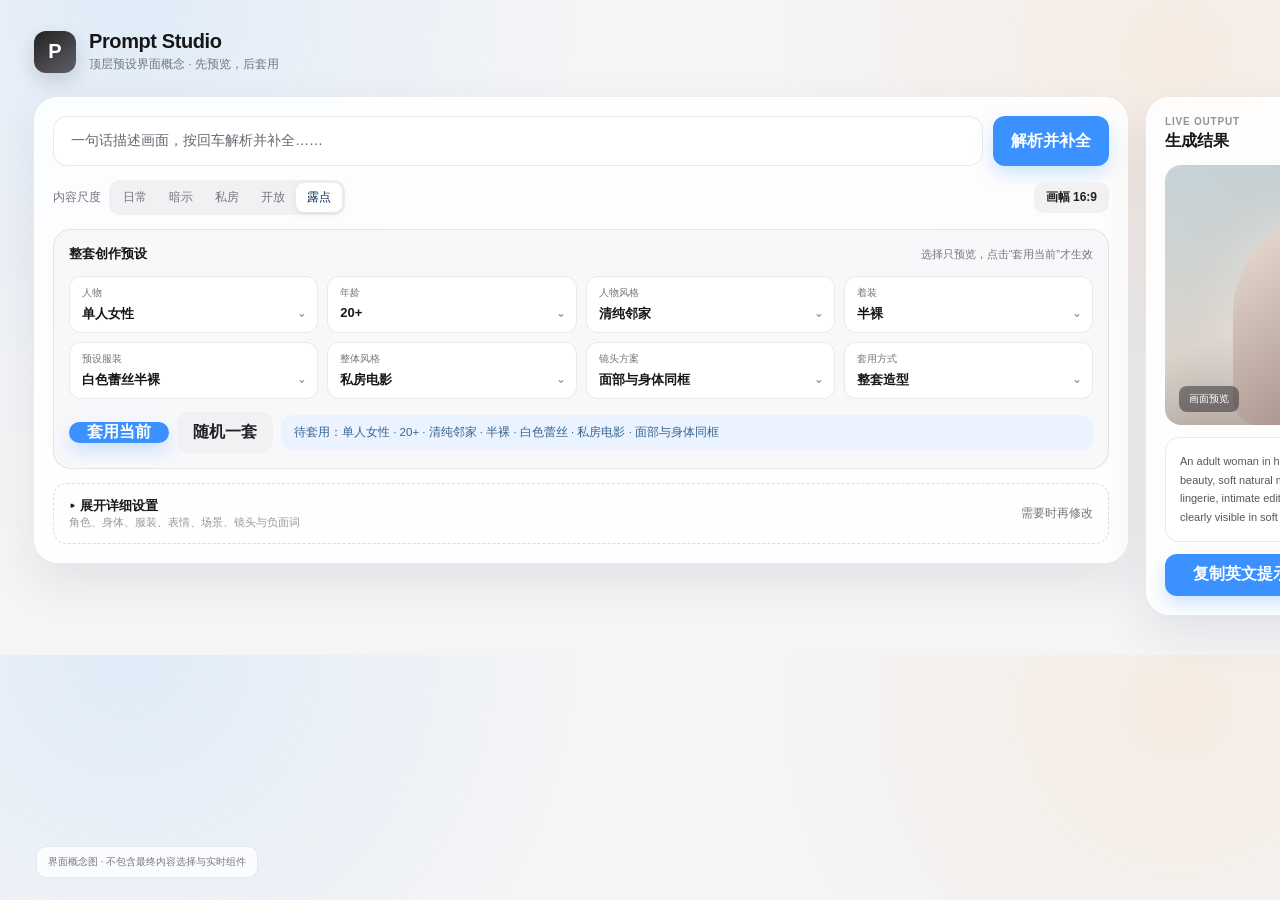
<file: docs/top-ui-preset-mockup.html>
<!doctype html>
<html lang="zh-CN">
<head>
  <meta charset="utf-8">
  <meta name="viewport" content="width=device-width, initial-scale=1">
  <title>Prompt Studio Top UI Mockup</title>
  <style>
    :root {
      --bg: #f5f5f7;
      --card: rgba(255, 255, 255, .86);
      --surface: #fff;
      --soft: #f1f1f3;
      --line: rgba(30, 30, 35, .09);
      --text: #17171a;
      --muted: #74747d;
      --accent: #3a91ff;
      --accent-soft: #eaf3ff;
      --green: #34c759;
    }
    * { box-sizing: border-box; }
    body {
      margin: 0;
      color: var(--text);
      background:
        radial-gradient(circle at 10% 0%, rgba(75, 169, 255, .12), transparent 34%),
        radial-gradient(circle at 92% 8%, rgba(255, 171, 83, .12), transparent 30%),
        var(--bg);
      font-family: -apple-system, BlinkMacSystemFont, "Segoe UI", "PingFang SC", "Microsoft YaHei", sans-serif;
    }
    .page {
      width: 1560px;
      margin: 0 auto;
      padding: 30px 34px 40px;
    }
    .brand {
      display: flex;
      align-items: center;
      justify-content: space-between;
      margin-bottom: 24px;
    }
    .brand-left { display: flex; align-items: center; gap: 13px; }
    .mark {
      display: grid;
      place-items: center;
      width: 42px;
      height: 42px;
      border-radius: 12px;
      color: #fff;
      font-size: 20px;
      font-weight: 800;
      background: linear-gradient(145deg, #222, #5f5f68);
      box-shadow: 0 8px 20px rgba(0, 0, 0, .15);
    }
    h1 { margin: 0; font-size: 20px; letter-spacing: -.02em; }
    .sub { margin-top: 3px; color: var(--muted); font-size: 12px; }
    .online {
      padding: 7px 12px;
      border-radius: 999px;
      color: #247a3b;
      background: #e7f8eb;
      font-size: 12px;
      font-weight: 600;
    }
    .shell {
      display: grid;
      grid-template-columns: minmax(0, 1fr) 380px;
      gap: 18px;
      align-items: start;
    }
    .main-card, .result-card {
      border: 1px solid rgba(255, 255, 255, .9);
      border-radius: 24px;
      background: var(--card);
      box-shadow: 0 18px 50px rgba(30, 37, 50, .09);
      backdrop-filter: blur(24px);
    }
    .main-card { padding: 18px; }
    .sentence {
      display: flex;
      gap: 10px;
    }
    .sentence-input {
      flex: 1;
      height: 50px;
      padding: 0 17px;
      border: 1px solid var(--line);
      border-radius: 14px;
      color: #676771;
      background: var(--surface);
      font-size: 14px;
      display: flex;
      align-items: center;
    }
    .primary, .secondary, .ghost {
      border: 0;
      border-radius: 12px;
      font: inherit;
      font-weight: 650;
      cursor: default;
    }
    .primary {
      padding: 0 18px;
      color: #fff;
      background: var(--accent);
      box-shadow: 0 8px 18px rgba(58, 145, 255, .24);
    }
    .secondary {
      padding: 10px 16px;
      color: #202024;
      background: var(--soft);
    }
    .ghost {
      padding: 10px 14px;
      color: var(--muted);
      background: transparent;
      border: 1px solid var(--line);
    }
    .context-row {
      display: flex;
      align-items: center;
      gap: 8px;
      margin-top: 14px;
      color: var(--muted);
      font-size: 12px;
    }
    .segmented {
      display: flex;
      padding: 3px;
      border-radius: 11px;
      background: var(--soft);
    }
    .segmented span {
      padding: 6px 11px;
      border-radius: 8px;
    }
    .segmented .active {
      color: #0c3154;
      background: #fff;
      box-shadow: 0 2px 8px rgba(0, 0, 0, .08);
    }
    .ratio {
      margin-left: auto;
      padding: 7px 12px;
      border-radius: 10px;
      color: #222;
      background: var(--soft);
      font-weight: 600;
    }
    .preset-card {
      margin-top: 14px;
      padding: 15px;
      border: 1px solid var(--line);
      border-radius: 18px;
      background: rgba(248, 248, 250, .92);
    }
    .preset-heading {
      display: flex;
      justify-content: space-between;
      align-items: center;
      margin-bottom: 13px;
    }
    .preset-heading strong { font-size: 13px; }
    .preset-heading small { color: var(--muted); font-size: 11px; }
    .preset-grid {
      display: grid;
      grid-template-columns: repeat(4, minmax(0, 1fr));
      gap: 9px;
    }
    .preset-field {
      padding: 9px 12px;
      border: 1px solid var(--line);
      border-radius: 12px;
      background: #fff;
    }
    .preset-field span {
      display: block;
      margin-bottom: 5px;
      color: var(--muted);
      font-size: 10px;
    }
    .preset-field b {
      display: flex;
      justify-content: space-between;
      gap: 8px;
      font-size: 13px;
    }
    .preset-field i { color: #9a9aa1; font-style: normal; }
    .actions {
      display: flex;
      gap: 8px;
      align-items: center;
      margin-top: 13px;
    }
    .summary {
      flex: 1;
      min-width: 0;
      padding: 10px 13px;
      border-radius: 12px;
      color: #38648f;
      background: var(--accent-soft);
      font-size: 11.5px;
      white-space: nowrap;
      overflow: hidden;
      text-overflow: ellipsis;
    }
    .advanced {
      margin-top: 14px;
      padding: 13px 15px;
      border: 1px dashed rgba(0, 0, 0, .13);
      border-radius: 14px;
      color: var(--muted);
      display: flex;
      justify-content: space-between;
      align-items: center;
      font-size: 12px;
    }
    .advanced b { color: var(--text); font-size: 13px; }
    .collapsed-note {
      color: #9898a0;
      font-size: 11px;
    }
    .result-card {
      padding: 18px;
    }
    .result-head {
      display: flex;
      justify-content: space-between;
      align-items: flex-start;
      margin-bottom: 13px;
    }
    .eyebrow { color: #92929a; font-size: 10px; font-weight: 700; letter-spacing: .08em; }
    h2 { margin: 4px 0 0; font-size: 16px; }
    .badge { padding: 6px 10px; border-radius: 9px; background: var(--soft); color: var(--muted); font-size: 10px; }
    .preview-image {
      height: 260px;
      border-radius: 16px;
      overflow: hidden;
      position: relative;
      background:
        linear-gradient(125deg, rgba(255,255,255,.2), transparent 45%),
        linear-gradient(160deg, #b8c9cf, #d8d0c7 50%, #897b75);
    }
    .preview-image::before {
      content: "";
      position: absolute;
      inset: 18% 20% 0;
      border-radius: 48% 48% 12% 12%;
      background: linear-gradient(145deg, #efe2d9, #8e7772);
      box-shadow: 0 0 60px rgba(255,255,255,.35);
    }
    .preview-image::after {
      content: "画面预览";
      position: absolute;
      left: 14px;
      bottom: 13px;
      padding: 6px 10px;
      border-radius: 8px;
      color: #fff;
      background: rgba(20, 20, 25, .45);
      font-size: 10px;
    }
    .prompt-box {
      margin-top: 12px;
      padding: 14px;
      border-radius: 14px;
      background: #fff;
      border: 1px solid var(--line);
      color: #55555f;
      font-size: 11px;
      line-height: 1.7;
    }
    .copy-row {
      display: grid;
      grid-template-columns: 1fr 1fr;
      gap: 8px;
      margin-top: 12px;
    }
    .copy-row .primary, .copy-row .secondary { min-height: 42px; }
    .note {
      position: fixed;
      left: 36px;
      bottom: 22px;
      padding: 8px 11px;
      border-radius: 10px;
      color: #777780;
      background: rgba(255,255,255,.8);
      border: 1px solid var(--line);
      font-size: 10px;
    }
  </style>
</head>
<body>
  <div class="page">
    <header class="brand">
      <div class="brand-left">
        <div class="mark">P</div>
        <div>
          <h1>Prompt Studio</h1>
          <div class="sub">顶层预设界面概念 · 先预览，后套用</div>
        </div>
      </div>
      <div class="online">● 本地工作台</div>
    </header>

    <div class="shell">
      <section class="main-card">
        <div class="sentence">
          <div class="sentence-input">一句话描述画面，按回车解析并补全……</div>
          <button class="primary">解析并补全</button>
        </div>

        <div class="context-row">
          <span>内容尺度</span>
          <div class="segmented">
            <span>日常</span><span>暗示</span><span>私房</span><span>开放</span><span class="active">露点</span>
          </div>
          <div class="ratio">画幅 16:9</div>
        </div>

        <div class="preset-card">
          <div class="preset-heading">
            <strong>整套创作预设</strong>
            <small>选择只预览，点击“套用当前”才生效</small>
          </div>
          <div class="preset-grid">
            <div class="preset-field"><span>人物</span><b>单人女性 <i>⌄</i></b></div>
            <div class="preset-field"><span>年龄</span><b>20+ <i>⌄</i></b></div>
            <div class="preset-field"><span>人物风格</span><b>清纯邻家 <i>⌄</i></b></div>
            <div class="preset-field"><span>着装</span><b>半裸 <i>⌄</i></b></div>
            <div class="preset-field"><span>预设服装</span><b>白色蕾丝半裸 <i>⌄</i></b></div>
            <div class="preset-field"><span>整体风格</span><b>私房电影 <i>⌄</i></b></div>
            <div class="preset-field"><span>镜头方案</span><b>面部与身体同框 <i>⌄</i></b></div>
            <div class="preset-field"><span>套用方式</span><b>整套造型 <i>⌄</i></b></div>
          </div>
          <div class="actions">
            <button class="primary">套用当前</button>
            <button class="secondary">随机一套</button>
            <div class="summary">待套用：单人女性 · 20+ · 清纯邻家 · 半裸 · 白色蕾丝 · 私房电影 · 面部与身体同框</div>
          </div>
        </div>

        <div class="advanced">
          <div><b>▸ 展开详细设置</b><div class="collapsed-note">角色、身体、服装、表情、场景、镜头与负面词</div></div>
          <span>需要时再修改</span>
        </div>
      </section>

      <aside class="result-card">
        <div class="result-head">
          <div>
            <div class="eyebrow">LIVE OUTPUT</div>
            <h2>生成结果</h2>
          </div>
          <span class="badge">16:9 · 露点</span>
        </div>
        <div class="preview-image"></div>
        <div class="prompt-box">
          An adult woman in her twenties, refined contemporary Chinese beauty, soft natural makeup, black layered hair, sheer white lingerie, intimate editorial composition, face and upper body clearly visible in soft cinematic window light…
        </div>
        <div class="copy-row">
          <button class="primary">复制英文提示词</button>
          <button class="secondary">复制中文提示词</button>
        </div>
      </aside>
    </div>
    <div class="note">界面概念图 · 不包含最终内容选择与实时组件</div>
  </div>
</body>
</html>
</file>
<file: styles.css>
:root {
  --ux-readable: 13px;
  --bg: #0b0d10;
  --bg-deep: #060709;
  --surface: rgba(22, 25, 30, 0.92);
  --surface-2: #171a20;
  --surface-3: #20242c;
  --surface-hover: #282d36;
  --line: rgba(255, 255, 255, 0.09);
  --line-strong: rgba(255, 255, 255, 0.16);
  --text: #f5f2eb;
  --muted: #9b9da3;
  --muted-2: #6f747e;
  --accent: #ffb35a;
  --accent-strong: #ff9829;
  --accent-soft: rgba(255, 179, 90, 0.13);
  --cyan: #64d9d1;
  --cyan-soft: rgba(100, 217, 209, 0.12);
  --danger: #ff7a86;
  --shadow: 0 24px 70px rgba(0, 0, 0, 0.36);
  --radius-xl: 24px;
  --radius-lg: 18px;
  --radius-md: 12px;
  --radius-sm: 9px;
  --topbar-height: 68px;
}

/* Generic editing feedback and readable, responsive workspace controls. */
.ux-quick-context { display:flex; gap:16px; margin-bottom:14px; }
.ux-quick-context label { display:grid; gap:5px; flex:1; min-width:0; font-size:13px; color:var(--muted); }
.ux-quick-context select { width:100%; min-height:38px; border:1px solid var(--line); border-radius:9px; padding:7px 10px; background:var(--surface-2); color:var(--text); }
.ux-detail-tools { padding:14px 18px; border:1px solid var(--line); border-radius:14px; background:var(--surface); display:flex; gap:10px; flex-wrap:wrap; align-items:center; }
.ux-detail-tools > label:first-child { flex:1; min-width:180px; display:flex; gap:8px; align-items:center; }
.ux-detail-tools input[type=search] { width:100%; min-width:100px; padding:8px; border-radius:8px; border:1px solid var(--line); background:var(--surface-2); color:var(--text); }
.ux-detail-tools details, #uxSearchStatus, #uxSearchResults, .ux-detail-tools > p { width:100%; }
.ux-detail-tools summary { cursor:pointer; font-size:13px; }
#uxChangeList { max-height:230px; overflow:auto; padding-left:22px; font-size:13px; overflow-wrap:anywhere; }
.ux-inline { display:inline-flex; align-items:center; gap:6px; font-size:13px; }
.ux-inline input[type=checkbox] { width:16px; height:16px; }
.ux-note { margin:4px 0; color:var(--muted); font-size:13px; line-height:1.6; white-space:pre-line; }
.ux-output-state { display:grid; gap:5px; margin:0 0 12px; padding:10px 12px; background:var(--surface-2); border-radius:10px; }
.ux-output-state strong { font-size:13px; }
.ux-output-state small { font-size:12px; color:var(--muted); line-height:1.5; }
.ux-output-state .is-pending { color:var(--accent); }
.ux-chip, .ux-search-item { display:inline-block; font-size:13px; margin:3px; padding:6px 9px; border-radius:8px; border:1px solid var(--line); background:var(--surface-2); color:var(--text); }
.ux-search-item { cursor:pointer; }
.ux-custom-controls { grid-column:1 / -1; display:flex; align-items:center; flex-wrap:wrap; gap:12px; padding:8px 12px; border:1px solid var(--line); border-radius:8px; }
.ux-custom-controls small { font-size:12px; color:var(--muted); }
.ux-custom-controls select { min-height:32px; max-width:100%; background:var(--surface-2); color:var(--text); border:1px solid var(--line); border-radius:7px; }
.ux-reset { align-self:flex-start; font-size:12px!important; opacity:.75; }
.ux-reset:hover { opacity:1; }
.ux-field-warning { color:var(--danger)!important; }
.ux-focus { outline:2px solid var(--accent); outline-offset:5px; border-radius:8px; }
#saveStatus[data-state=error] { color:var(--danger); }
.ux-hide-previews .saved-item p { display:none!important; }
body:not(.details-mode) .ux-detail-tools { display:none; }
body.details-mode .ux-quick-context { display:none; }
.output-panel textarea[hidden] { display:none!important; }

* {
  box-sizing: border-box;
}

html {
  scroll-behavior: smooth;
  scroll-padding-top: 88px;
}

body {
  margin: 0;
  min-width: 320px;
  min-height: 100vh;
  color: var(--text);
  font-family: "Segoe UI Variable", "Microsoft YaHei UI", "PingFang SC", sans-serif;
  background:
    radial-gradient(circle at 74% -12%, rgba(255, 165, 72, 0.14), transparent 34%),
    radial-gradient(circle at 15% 28%, rgba(72, 181, 177, 0.08), transparent 26%),
    linear-gradient(145deg, #0b0d10 0%, #0c0e12 55%, #08090b 100%);
}

body.light {
  --bg: #f1eee7;
  --bg-deep: #e7e1d7;
  --surface: rgba(255, 253, 248, 0.94);
  --surface-2: #f7f3ec;
  --surface-3: #eee8de;
  --surface-hover: #e8e0d4;
  --line: rgba(38, 31, 24, 0.1);
  --line-strong: rgba(38, 31, 24, 0.19);
  --text: #211d19;
  --muted: #746c63;
  --muted-2: #978d82;
  --accent: #d67718;
  --accent-strong: #c66300;
  --accent-soft: rgba(214, 119, 24, 0.12);
  --cyan: #087f7b;
  --cyan-soft: rgba(8, 127, 123, 0.1);
  --shadow: 0 24px 70px rgba(84, 68, 49, 0.13);
  background:
    radial-gradient(circle at 78% -10%, rgba(255, 178, 87, 0.2), transparent 34%),
    radial-gradient(circle at 8% 38%, rgba(62, 157, 152, 0.08), transparent 24%),
    linear-gradient(145deg, #f7f3eb 0%, #eee8de 100%);
}

button,
select,
input,
textarea {
  font: inherit;
}

button,
select {
  cursor: pointer;
}

button:focus-visible,
select:focus-visible,
input:focus-visible,
textarea:focus-visible,
a:focus-visible {
  outline: 2px solid var(--accent);
  outline-offset: 2px;
}

[hidden] {
  display: none !important;
}

::selection {
  color: #17120c;
  background: var(--accent);
}

::-webkit-scrollbar {
  width: 10px;
  height: 10px;
}

::-webkit-scrollbar-track {
  background: transparent;
}

::-webkit-scrollbar-thumb {
  border: 3px solid transparent;
  border-radius: 999px;
  background: rgba(151, 149, 144, 0.4);
  background-clip: padding-box;
}

.app-shell {
  min-height: 100vh;
}

.topbar {
  position: sticky;
  top: 0;
  z-index: 50;
  height: var(--topbar-height);
  display: flex;
  align-items: center;
  justify-content: space-between;
  gap: 20px;
  padding: 0 24px;
  border-bottom: 1px solid var(--line);
  background: color-mix(in srgb, var(--bg) 84%, transparent);
  backdrop-filter: blur(20px) saturate(1.2);
}

.brand {
  display: flex;
  align-items: center;
  gap: 12px;
}

.brand-mark {
  width: 36px;
  height: 36px;
  display: grid;
  place-items: center;
  border-radius: 11px;
  color: #1c1309;
  font-family: Georgia, serif;
  font-size: 23px;
  font-weight: 700;
  background: linear-gradient(145deg, #ffd394, #f39829);
  box-shadow: 0 8px 22px rgba(255, 152, 41, 0.25);
}

.brand strong,
.brand span {
  display: block;
}

.brand strong {
  font-size: 15px;
  letter-spacing: 0.02em;
}

.brand span {
  margin-top: 2px;
  color: var(--muted);
  font-size: 11px;
}

.topbar-actions {
  display: flex;
  align-items: center;
  gap: 8px;
}

.adult-top-toggle {
  display: inline-flex;
  align-items: center;
  gap: 7px;
  min-height: 32px;
  padding: 0 10px;
  border: 1px solid color-mix(in srgb, var(--accent) 25%, var(--line));
  border-radius: 999px;
  color: var(--muted);
  font-size: 10px;
  font-weight: 650;
  background: var(--accent-soft);
  cursor: pointer;
  user-select: none;
}

.adult-top-toggle input {
  width: 13px;
  height: 13px;
  margin: 0;
  accent-color: var(--accent);
}

.adult-top-toggle:has(input:checked) {
  color: var(--accent);
  border-color: color-mix(in srgb, var(--accent) 55%, transparent);
}

.status-pill {
  display: inline-flex;
  align-items: center;
  gap: 7px;
  min-height: 30px;
  padding: 0 10px;
  border: 1px solid var(--line);
  border-radius: 999px;
  color: var(--muted);
  font-size: 11px;
  background: var(--surface-2);
}

.status-pill i {
  width: 6px;
  height: 6px;
  border-radius: 50%;
  background: #63d99d;
  box-shadow: 0 0 0 4px rgba(99, 217, 157, 0.1);
}

.status-pill.muted {
  background: transparent;
}

.icon-button {
  width: 34px;
  height: 34px;
  border: 1px solid var(--line);
  border-radius: 10px;
  color: var(--muted);
  background: var(--surface-2);
  transition: 160ms ease;
}

.icon-button:hover {
  color: var(--text);
  border-color: var(--line-strong);
  background: var(--surface-hover);
}

.main-grid {
  display: grid;
  grid-template-columns: 230px minmax(500px, 1fr) minmax(340px, 420px);
  align-items: start;
  gap: 18px;
  max-width: 1760px;
  margin: 0 auto;
  padding: 18px 20px 40px;
}

.side-panel,
.output-panel {
  position: sticky;
  top: calc(var(--topbar-height) + 18px);
  max-height: calc(100vh - var(--topbar-height) - 36px);
}

.side-panel {
  overflow-y: auto;
  padding: 5px 2px 20px;
}

.panel-label {
  margin: 10px 10px 9px;
  color: var(--muted-2);
  font-size: 10px;
  font-weight: 700;
  letter-spacing: 0.15em;
  text-transform: uppercase;
}

.preset-label {
  margin-top: 30px;
}

.step-nav {
  display: grid;
  gap: 3px;
}

.step-nav a {
  display: flex;
  align-items: center;
  gap: 11px;
  min-height: 40px;
  padding: 0 10px;
  border: 1px solid transparent;
  border-radius: 10px;
  color: var(--muted);
  font-size: 12px;
  text-decoration: none;
  transition: 160ms ease;
}

.step-nav a span {
  color: var(--muted-2);
  font-family: "Cascadia Mono", Consolas, monospace;
  font-size: 10px;
}

.step-nav a:hover,
.step-nav a.active {
  color: var(--text);
  border-color: var(--line);
  background: var(--surface-2);
}

.step-nav a.active span {
  color: var(--accent);
}

.preset-list {
  display: grid;
  gap: 6px;
}

.preset-button {
  position: relative;
  display: grid;
  grid-template-columns: 32px 1fr;
  align-items: center;
  gap: 9px;
  width: 100%;
  min-height: 46px;
  padding: 6px 9px;
  border: 1px solid var(--line);
  border-radius: 10px;
  color: var(--text);
  text-align: left;
  background: var(--surface);
  transition: 160ms ease;
}

.preset-button:hover {
  border-color: var(--line-strong);
  background: var(--surface-hover);
  transform: translateY(-1px);
}

.preset-icon {
  width: 32px;
  height: 32px;
  display: grid;
  place-items: center;
  border-radius: 9px;
  color: var(--accent);
  background: var(--accent-soft);
  font-size: 15px;
}

.preset-button strong,
.preset-button small {
  display: block;
}

.preset-button strong {
  font-size: 11px;
  font-weight: 650;
}

.preset-button small {
  margin-top: 2px;
  color: var(--muted);
  font-size: 9px;
}

.side-note {
  margin-top: 22px;
  padding: 14px;
  border: 1px solid var(--line);
  border-radius: 13px;
  background: linear-gradient(145deg, var(--surface-2), transparent);
}

.side-note strong {
  color: var(--accent);
  font-size: 11px;
}

.side-note p {
  margin: 7px 0 0;
  color: var(--muted);
  font-size: 10px;
  line-height: 1.6;
}

.workspace {
  min-width: 0;
}

.hero-card {
  position: relative;
  overflow: hidden;
  display: flex;
  align-items: flex-end;
  justify-content: space-between;
  gap: 28px;
  min-height: 200px;
  padding: 31px 32px;
  border: 1px solid var(--line);
  border-radius: var(--radius-xl);
  background:
    linear-gradient(125deg, rgba(255, 179, 90, 0.12), transparent 42%),
    radial-gradient(circle at 90% 20%, rgba(100, 217, 209, 0.12), transparent 28%),
    var(--surface);
  box-shadow: var(--shadow);
}

.hero-card::after {
  content: "";
  position: absolute;
  top: -80px;
  right: 14%;
  width: 230px;
  height: 230px;
  border: 1px solid rgba(255, 179, 90, 0.17);
  border-radius: 50%;
  box-shadow:
    0 0 0 36px rgba(255, 179, 90, 0.03),
    0 0 0 72px rgba(255, 179, 90, 0.018);
  pointer-events: none;
}

.eyebrow {
  display: inline-block;
  margin-bottom: 10px;
  color: var(--accent);
  font-size: 9px;
  font-weight: 750;
  letter-spacing: 0.17em;
}

.hero-card h1 {
  max-width: 840px;
  margin: 0;
  font-family: Georgia, "Noto Serif SC", "Songti SC", serif;
  font-size: clamp(28px, 2.7vw, 41px);
  font-weight: 500;
  line-height: 1.14;
  letter-spacing: -0.025em;
}

.hero-card h1 span {
  display: block;
}

.hero-card p {
  max-width: 740px;
  margin: 15px 0 0;
  color: var(--muted);
  font-size: 12px;
  line-height: 1.7;
}

.hero-actions {
  position: relative;
  z-index: 1;
  display: flex;
  flex: 0 0 auto;
  flex-wrap: wrap;
  justify-content: flex-end;
  gap: 8px;
}

.button {
  min-height: 38px;
  padding: 0 15px;
  border: 1px solid transparent;
  border-radius: 10px;
  font-size: 11px;
  font-weight: 650;
  transition: 160ms ease;
}

.button:hover {
  transform: translateY(-1px);
}

.button.primary {
  color: #211506;
  background: linear-gradient(135deg, #ffd28d, #f5a741);
  box-shadow: 0 8px 24px rgba(255, 171, 76, 0.2);
}

.button.primary:hover {
  filter: brightness(1.06);
}

.button.review {
  color: #071d1c;
  background: linear-gradient(135deg, #9cebe6, #53c8c1);
  box-shadow: 0 8px 24px rgba(100, 217, 209, 0.16);
}

.button.secondary {
  color: var(--text);
  border-color: var(--line);
  background: var(--surface-2);
}

.button.secondary:hover {
  border-color: var(--line-strong);
  background: var(--surface-hover);
}

.button.small {
  min-height: 32px;
  padding: 0 10px;
  font-size: 10px;
}

.form-card {
  margin-top: 14px;
  padding: 23px;
  border: 1px solid var(--line);
  border-radius: var(--radius-lg);
  background: var(--surface);
  box-shadow: 0 12px 36px rgba(0, 0, 0, 0.09);
}

.adult-card {
  border-color: color-mix(in srgb, var(--accent) 26%, var(--line));
  background:
    linear-gradient(145deg, rgba(255, 179, 90, 0.055), transparent 36%),
    var(--surface);
}

.adult-card .step-number {
  border-color: color-mix(in srgb, var(--accent) 40%, transparent);
  color: var(--accent);
}

.adult-notice {
  border-color: color-mix(in srgb, var(--accent) 24%, transparent);
  background: var(--accent-soft);
}

.adult-notice::before {
  color: var(--accent);
  border-color: color-mix(in srgb, var(--accent) 45%, transparent);
}

.adult-nav span {
  color: var(--accent);
}

.card-heading {
  display: grid;
  grid-template-columns: 38px 1fr auto;
  align-items: start;
  gap: 12px;
  margin-bottom: 21px;
  padding-bottom: 18px;
  border-bottom: 1px solid var(--line);
}

.step-number {
  width: 36px;
  height: 36px;
  display: grid;
  place-items: center;
  border: 1px solid var(--line);
  border-radius: 11px;
  color: var(--accent);
  font-family: "Cascadia Mono", Consolas, monospace;
  font-size: 10px;
  background: var(--accent-soft);
}

.card-heading h2 {
  margin: 1px 0 4px;
  font-size: 17px;
  font-weight: 650;
}

.card-heading p {
  margin: 0;
  color: var(--muted);
  font-size: 10px;
  line-height: 1.5;
}

.mode-badge,
.mini-badge {
  align-self: center;
  padding: 5px 9px;
  border: 1px solid var(--line);
  border-radius: 999px;
  color: var(--cyan);
  background: var(--cyan-soft);
  font-size: 9px;
  white-space: nowrap;
}

.mini-badge {
  color: var(--accent);
  background: var(--accent-soft);
}

.control-grid {
  display: grid;
  gap: 14px 12px;
}

.cols-2 {
  grid-template-columns: repeat(2, minmax(0, 1fr));
}

.cols-3 {
  grid-template-columns: repeat(3, minmax(0, 1fr));
}

.field {
  display: grid;
  min-width: 0;
  gap: 6px;
}

.field.wide {
  grid-column: span 2;
}

.field > span,
.chip-heading > span {
  color: #c5c6c9;
  font-size: 10px;
  font-weight: 600;
}

body.light .field > span,
body.light .chip-heading > span {
  color: #4f4941;
}

.field small {
  color: var(--muted);
  font-size: 9px;
  line-height: 1.45;
}

.field select,
.field input,
.field textarea {
  width: 100%;
  min-height: 40px;
  border: 1px solid var(--line);
  border-radius: var(--radius-sm);
  color: var(--text);
  background: var(--surface-2);
  transition: 160ms ease;
}

.field select {
  appearance: none;
  padding: 0 34px 0 11px;
  background-image:
    linear-gradient(45deg, transparent 50%, var(--muted) 50%),
    linear-gradient(135deg, var(--muted) 50%, transparent 50%);
  background-position:
    calc(100% - 16px) 17px,
    calc(100% - 12px) 17px;
  background-repeat: no-repeat;
  background-size: 4px 4px, 4px 4px;
}

.field input,
.field textarea {
  padding: 10px 11px;
}

.field textarea {
  min-height: 70px;
  resize: vertical;
  line-height: 1.55;
}

.field select:hover,
.field input:hover,
.field textarea:hover {
  border-color: var(--line-strong);
}

.field select:focus,
.field input:focus,
.field textarea:focus {
  outline: none;
  border-color: color-mix(in srgb, var(--accent) 60%, transparent);
  box-shadow: 0 0 0 3px var(--accent-soft);
}

.field select option,
.field select optgroup {
  color: var(--text);
  background: var(--surface-2);
}

.notice {
  display: flex;
  align-items: flex-start;
  gap: 10px;
  margin-top: 14px;
  padding: 11px 12px;
  border: 1px solid color-mix(in srgb, var(--cyan) 25%, transparent);
  border-radius: 10px;
  color: var(--muted);
  font-size: 10px;
  line-height: 1.55;
  background: var(--cyan-soft);
}

.notice::before {
  content: "i";
  flex: 0 0 auto;
  width: 17px;
  height: 17px;
  display: grid;
  place-items: center;
  border-radius: 50%;
  color: var(--cyan);
  border: 1px solid color-mix(in srgb, var(--cyan) 45%, transparent);
  font-family: Georgia, serif;
  font-size: 10px;
}

.switch-row {
  display: flex;
  align-items: center;
  justify-content: space-between;
  gap: 20px;
  margin-top: 18px;
  padding: 13px 14px;
  border: 1px solid var(--line);
  border-radius: 12px;
  background: var(--surface-2);
  cursor: pointer;
}

.sub-panel {
  margin-top: 18px;
  padding: 16px;
  border: 1px solid var(--line);
  border-radius: 14px;
  background:
    linear-gradient(145deg, var(--cyan-soft), transparent 38%),
    var(--surface-2);
}

.sub-panel-heading {
  display: flex;
  align-items: flex-start;
  justify-content: space-between;
  gap: 18px;
  margin-bottom: 14px;
}

.sub-panel-heading strong,
.sub-panel-heading small {
  display: block;
}

.sub-panel-heading strong {
  font-size: 12px;
}

.sub-panel-heading small {
  margin-top: 4px;
  color: var(--muted);
  font-size: 9px;
  line-height: 1.5;
}

.switch-row strong,
.switch-row small {
  display: block;
}

.switch-row strong {
  font-size: 11px;
}

.switch-row small {
  margin-top: 4px;
  color: var(--muted);
  font-size: 9px;
}

.switch-row input {
  position: relative;
  flex: 0 0 auto;
  width: 38px;
  height: 21px;
  margin: 0;
  appearance: none;
  border: 1px solid var(--line-strong);
  border-radius: 999px;
  background: var(--surface-3);
  transition: 160ms ease;
}

.switch-row input::after {
  content: "";
  position: absolute;
  top: 3px;
  left: 3px;
  width: 13px;
  height: 13px;
  border-radius: 50%;
  background: var(--muted);
  transition: 160ms ease;
}

.switch-row input:checked {
  border-color: transparent;
  background: var(--accent);
}

.switch-row input:checked::after {
  left: 20px;
  background: #1d140a;
}

.chip-field {
  margin: 17px 0;
  padding-top: 16px;
  border-top: 1px solid var(--line);
}

.chip-heading {
  display: flex;
  align-items: baseline;
  justify-content: space-between;
  gap: 16px;
  margin-bottom: 11px;
}

.chip-heading small {
  color: var(--muted);
  font-size: 9px;
}

.chip-group {
  display: flex;
  flex-wrap: wrap;
  gap: 7px;
}

.quality-chip {
  position: relative;
  display: inline-flex;
  align-items: center;
  gap: 6px;
  min-height: 30px;
  padding: 0 10px;
  border: 1px solid var(--line);
  border-radius: 999px;
  color: var(--muted);
  font-size: 10px;
  background: var(--surface-2);
  cursor: pointer;
  user-select: none;
}

.quality-chip input {
  position: absolute;
  opacity: 0;
  pointer-events: none;
}

.quality-chip:has(input:checked) {
  color: var(--accent);
  border-color: color-mix(in srgb, var(--accent) 40%, transparent);
  background: var(--accent-soft);
}

.quality-chip::before {
  content: "+";
  font-family: "Cascadia Mono", Consolas, monospace;
}

.quality-chip:has(input:checked)::before {
  content: "✓";
}

.page-footer {
  display: flex;
  justify-content: space-between;
  gap: 16px;
  margin: 22px 5px 0;
  color: var(--muted-2);
  font-size: 9px;
}

.output-panel {
  overflow: hidden auto;
  padding: 20px;
  border: 1px solid var(--line);
  border-radius: var(--radius-xl);
  background:
    radial-gradient(circle at 100% 0, rgba(255, 179, 90, 0.1), transparent 36%),
    var(--surface);
  box-shadow: var(--shadow);
}

.output-header {
  display: flex;
  align-items: flex-start;
  justify-content: space-between;
  gap: 12px;
}

.output-header .eyebrow {
  margin-bottom: 5px;
}

.output-header h2 {
  margin: 0;
  font-family: Georgia, "Noto Serif SC", serif;
  font-size: 25px;
  font-weight: 500;
}

.output-model {
  max-width: 150px;
  overflow: hidden;
  padding: 6px 9px;
  border: 1px solid var(--line);
  border-radius: 999px;
  color: var(--accent);
  background: var(--accent-soft);
  font-size: 9px;
  text-overflow: ellipsis;
  white-space: nowrap;
}

.tab-list {
  display: grid;
  grid-template-columns: repeat(4, 1fr);
  gap: 4px;
  margin: 19px 0 13px;
  padding: 4px;
  border: 1px solid var(--line);
  border-radius: 11px;
  background: var(--surface-2);
}

.tab {
  min-height: 30px;
  border: 0;
  border-radius: 8px;
  color: var(--muted);
  font-size: 10px;
  background: transparent;
}

.tab.active {
  color: var(--text);
  background: var(--surface-3);
  box-shadow: 0 4px 14px rgba(0, 0, 0, 0.1);
}

.tab-panel {
  display: none;
}

.tab-panel.active {
  display: block;
}

.output-toolbar {
  display: flex;
  align-items: center;
  justify-content: space-between;
  gap: 12px;
  margin-bottom: 9px;
  color: var(--muted);
  font-size: 9px;
}

.text-button {
  padding: 2px 4px;
  border: 0;
  color: var(--accent);
  font-size: 10px;
  background: transparent;
}

.text-button:hover {
  text-decoration: underline;
}

.text-button.danger {
  color: var(--danger);
}

.output-text {
  width: 100%;
  min-height: 310px;
  padding: 14px;
  resize: vertical;
  border: 1px solid var(--line);
  border-radius: 12px;
  color: #dfe1e2;
  font-family: "Cascadia Mono", "Microsoft YaHei UI", Consolas, monospace;
  font-size: 11px;
  line-height: 1.72;
  background: rgba(5, 6, 8, 0.52);
}

body.light .output-text {
  color: #2f2922;
  background: rgba(255, 255, 255, 0.68);
}

.output-text.mono {
  min-height: 430px;
  font-size: 10px;
}

.result-actions {
  display: grid;
  grid-template-columns: 1.3fr 1fr;
  gap: 7px;
  margin-top: 10px;
}

.hint-box {
  margin-top: 10px;
  padding: 10px;
  border: 1px solid var(--line);
  border-radius: 9px;
  color: var(--muted);
  font-size: 9px;
  line-height: 1.55;
  background: var(--surface-2);
}

.saved-actions {
  display: flex;
  gap: 7px;
  margin-bottom: 17px;
}

.tab-panel h3 {
  margin: 18px 0 8px;
  color: var(--muted);
  font-size: 10px;
  font-weight: 650;
  letter-spacing: 0.04em;
}

.saved-list {
  display: grid;
  gap: 7px;
}

.saved-empty {
  padding: 18px 12px;
  border: 1px dashed var(--line-strong);
  border-radius: 10px;
  color: var(--muted-2);
  font-size: 9px;
  text-align: center;
}

.saved-item {
  display: grid;
  grid-template-columns: minmax(0, 1fr) auto;
  gap: 9px;
  padding: 10px;
  border: 1px solid var(--line);
  border-radius: 10px;
  background: var(--surface-2);
}

.saved-item strong,
.saved-item small {
  display: block;
}

.saved-item strong {
  overflow: hidden;
  font-size: 10px;
  text-overflow: ellipsis;
  white-space: nowrap;
}

.saved-item small {
  margin-top: 4px;
  overflow: hidden;
  color: var(--muted);
  font-size: 8px;
  text-overflow: ellipsis;
  white-space: nowrap;
}

.saved-item-actions {
  display: flex;
  align-items: center;
  gap: 2px;
}

.tiny-button {
  width: 25px;
  height: 25px;
  border: 1px solid var(--line);
  border-radius: 7px;
  color: var(--muted);
  background: transparent;
}

.tiny-button:hover {
  color: var(--text);
  background: var(--surface-hover);
}

.toast {
  position: fixed;
  right: 24px;
  bottom: 24px;
  z-index: 100;
  max-width: min(340px, calc(100vw - 40px));
  padding: 11px 15px;
  border: 1px solid var(--line-strong);
  border-radius: 10px;
  color: var(--text);
  font-size: 11px;
  background: var(--surface-3);
  box-shadow: var(--shadow);
  opacity: 0;
  transform: translateY(10px);
  pointer-events: none;
  transition: 180ms ease;
}

.toast.show {
  opacity: 1;
  transform: translateY(0);
}

.help-dialog {
  width: min(520px, calc(100vw - 36px));
  padding: 28px;
  border: 1px solid var(--line-strong);
  border-radius: 20px;
  color: var(--text);
  background: var(--surface-3);
  box-shadow: var(--shadow);
}

.help-dialog::backdrop {
  background: rgba(0, 0, 0, 0.7);
  backdrop-filter: blur(8px);
}

.help-dialog h2 {
  margin: 0 0 16px;
  font-family: Georgia, "Noto Serif SC", serif;
  font-size: 30px;
  font-weight: 500;
}

.help-dialog ol {
  margin: 0;
  padding-left: 20px;
  color: var(--muted);
  font-size: 12px;
  line-height: 1.8;
}

.dialog-close {
  position: absolute;
  top: 13px;
  right: 14px;
  width: 30px;
  height: 30px;
  border: 1px solid var(--line);
  border-radius: 8px;
  color: var(--muted);
  background: transparent;
}

.dialog-note {
  margin: 18px 0 0;
  padding: 12px;
  border: 1px solid var(--line);
  border-radius: 10px;
  color: var(--muted);
  font-size: 10px;
  line-height: 1.6;
  background: var(--surface-2);
}

.review-dialog {
  width: min(650px, calc(100vw - 36px));
}

.review-score {
  display: inline-flex;
  align-items: center;
  min-height: 34px;
  padding: 0 12px;
  border: 1px solid var(--line);
  border-radius: 999px;
  color: var(--text);
  font-size: 12px;
  font-weight: 700;
  background: var(--surface-2);
}

.review-score.pass {
  color: var(--cyan);
  border-color: color-mix(in srgb, var(--cyan) 35%, transparent);
  background: var(--cyan-soft);
}

.review-score.warn {
  color: var(--accent);
  border-color: color-mix(in srgb, var(--accent) 35%, transparent);
  background: var(--accent-soft);
}

.review-summary {
  margin: 12px 0 16px;
  color: var(--muted);
  font-size: 11px;
  line-height: 1.6;
}

.review-checks {
  display: grid;
  gap: 8px;
  max-height: 330px;
  margin: 0;
  padding: 0;
  overflow-y: auto;
  list-style: none;
}

.review-check {
  display: grid;
  grid-template-columns: 22px 1fr;
  gap: 9px;
  padding: 10px 11px;
  border: 1px solid var(--line);
  border-radius: 10px;
  background: var(--surface-2);
}

.review-check-icon {
  width: 20px;
  height: 20px;
  display: grid;
  place-items: center;
  border-radius: 50%;
  font-size: 11px;
}

.review-check.pass .review-check-icon {
  color: var(--cyan);
  background: var(--cyan-soft);
}

.review-check.warn .review-check-icon {
  color: var(--accent);
  background: var(--accent-soft);
}

.review-check.fail .review-check-icon {
  color: var(--danger);
  background: rgba(255, 122, 134, 0.1);
}

.review-check strong,
.review-check small {
  display: block;
}

.review-check strong {
  font-size: 10px;
}

.review-check small {
  margin-top: 3px;
  color: var(--muted);
  font-size: 9px;
  line-height: 1.5;
}

.review-actions {
  display: flex;
  justify-content: flex-end;
  gap: 8px;
  margin-top: 18px;
}

@media (max-width: 1380px) {
  .main-grid {
    grid-template-columns: 205px minmax(490px, 1fr) 350px;
    gap: 14px;
    padding-inline: 14px;
  }

  .hero-card {
    align-items: flex-start;
    flex-direction: column;
  }

  .hero-actions {
    justify-content: flex-start;
  }
}

@media (max-width: 1120px) {
  .main-grid {
    grid-template-columns: minmax(0, 1fr) 360px;
  }

  .side-panel {
    display: none;
  }
}

@media (max-width: 900px) {
  .main-grid {
    grid-template-columns: 1fr;
  }

  .output-panel {
    position: relative;
    top: auto;
    max-height: none;
  }

  .cols-3 {
    grid-template-columns: repeat(2, minmax(0, 1fr));
  }
}

@media (max-width: 620px) {
  :root {
    --topbar-height: 60px;
  }

  .topbar {
    padding: 0 13px;
  }

  .status-pill {
    display: none;
  }

  .adult-top-toggle span {
    display: none;
  }

  .adult-top-toggle {
    width: 34px;
    justify-content: center;
    padding: 0;
  }

  .brand span {
    display: none;
  }

  .main-grid {
    padding: 12px 10px 30px;
  }

  .hero-card,
  .form-card,
  .output-panel {
    border-radius: 16px;
  }

  .hero-card {
    min-height: 0;
    padding: 22px 19px;
  }

  .hero-card h1 {
    font-size: 29px;
  }

  .hero-actions {
    width: 100%;
  }

  .hero-actions .button {
    flex: 1;
  }

  .form-card {
    padding: 17px 14px;
  }

  .card-heading {
    grid-template-columns: 34px 1fr;
  }

  .mode-badge,
  .mini-badge {
    display: none;
  }

  .cols-2,
  .cols-3 {
    grid-template-columns: 1fr;
  }

  .field.wide {
    grid-column: auto;
  }

  .field select,
  .field input {
    min-height: 43px;
  }

  .output-panel {
    padding: 16px 13px;
  }

  .output-text {
    min-height: 250px;
  }

  .result-actions {
    grid-template-columns: 1fr;
  }

  .page-footer {
    display: grid;
  }
}

/* 输出框可编辑 */
.output-text:not([readonly]):focus {
  border-color: rgba(255, 179, 90, 0.5);
  box-shadow: 0 0 0 3px var(--accent-soft);
}

.edit-hint {
  color: var(--muted-2);
  font-size: 11px;
  margin-right: 6px;
}

/* ---------- 一句话开始 ---------- */
.sentence-card .card-heading {
  margin-bottom: 14px;
}

.sentence-row {
  display: grid;
  grid-template-columns: minmax(0, 1fr) auto;
  gap: 10px;
  align-items: center;
}

.sentence-row input {
  width: 100%;
  padding: 12px 14px;
  border-radius: var(--radius-md);
  border: 1px solid var(--line);
  background: var(--surface-2);
  color: var(--text);
  font-size: 14px;
}

.sentence-row input:focus {
  outline: none;
  border-color: rgba(255, 179, 90, 0.5);
  box-shadow: 0 0 0 3px var(--accent-soft);
}

.sentence-empty {
  margin-top: 12px;
  padding: 10px 12px;
  border-radius: var(--radius-sm);
  border: 1px dashed var(--line-strong);
  color: var(--muted);
  font-size: 12.5px;
  line-height: 1.7;
}

.sentence-result {
  margin-top: 14px;
}

.sentence-head {
  display: flex;
  align-items: center;
  justify-content: space-between;
  gap: 10px;
  margin-bottom: 8px;
  color: var(--muted);
  font-size: 12.5px;
}

.sentence-chips {
  display: flex;
  flex-wrap: wrap;
  gap: 8px;
}

.sentence-chip {
  padding: 6px 11px;
  border-radius: 999px;
  border: 1px solid rgba(255, 179, 90, 0.35);
  background: var(--accent-soft);
  color: var(--text);
  font-size: 12.5px;
  cursor: pointer;
  transition: opacity 0.15s ease, transform 0.15s ease;
}

.sentence-chip:hover {
  transform: translateY(-1px);
}

.sentence-chip.removed {
  opacity: 0.35;
  text-decoration: line-through;
  cursor: pointer;
  transform: none;
}

/* ---------- 可搜索下拉 ---------- */
.combo {
  position: relative;
}

.combo-native {
  display: none;
}

.combo-input {
  cursor: text;
}

.combo-input::placeholder {
  color: var(--muted-2);
}

.combo-list {
  position: absolute;
  z-index: 40;
  top: calc(100% + 6px);
  left: 0;
  right: 0;
  max-height: 300px;
  overflow-y: auto;
  padding: 6px;
  border-radius: var(--radius-md);
  border: 1px solid var(--line-strong);
  background: var(--surface-2);
  box-shadow: var(--shadow);
}

.combo-option {
  padding: 8px 10px;
  border-radius: var(--radius-sm);
  color: var(--text);
  font-size: 13px;
  cursor: pointer;
  white-space: nowrap;
  overflow: hidden;
  text-overflow: ellipsis;
}

.combo-option:hover,
.combo-option.is-active {
  background: var(--accent-soft);
  color: var(--accent);
}

.combo-group {
  padding: 8px 10px 4px;
  color: var(--muted-2);
  font-size: 11px;
  letter-spacing: 0.06em;
  text-transform: uppercase;
  border-bottom: 1px solid var(--line);
  margin-bottom: 4px;
}

.combo-empty {
  padding: 12px 10px;
  color: var(--muted-2);
  font-size: 12.5px;
}

.combo-group {
  cursor: pointer;
  user-select: none;
}

.combo-group:hover {
  color: var(--accent);
}

/* ---------- 内容尺度切换（顶栏） ---------- */
.scale-switch {
  display: inline-flex;
  align-items: center;
  gap: 2px;
  padding: 2px;
  border-radius: 999px;
  border: 1px solid var(--line);
  background: var(--surface-2);
}

.scale-switch button {
  border: 0;
  background: transparent;
  color: var(--muted);
  font-size: 12px;
  line-height: 1;
  padding: 7px 11px;
  border-radius: 999px;
  cursor: pointer;
  transition: background 0.15s ease, color 0.15s ease;
  white-space: nowrap;
}

.scale-switch button:hover {
  color: var(--text);
}

.scale-switch button.is-on {
  background: var(--accent-soft);
  color: var(--accent);
  box-shadow: inset 0 0 0 1px rgba(255, 179, 90, 0.35);
}

@media (max-width: 1120px) {
  .scale-switch button {
    padding: 7px 8px;
  }
}

/* 下拉在未输入时表现得像按钮：不显示文本光标 */
.combo-input {
  caret-color: transparent;
  cursor: pointer;
}

.combo-input.is-editing {
  caret-color: auto;
  cursor: text;
}

/* ================= 工作台布局 v2 ================= */
.main-grid {
  grid-template-columns: 64px minmax(0, 1fr) minmax(340px, 400px);
  max-width: 1920px;
  gap: 14px;
  padding: 12px 16px 32px;
}

/* 左侧图标导航 */
.side-panel {
  padding: 8px 6px;
  border-radius: 12px;
  overflow: hidden;
}
.side-panel .panel-label,
.side-panel .preset-label,
.side-panel .preset-list,
.side-panel .side-note {
  display: none;
}
.step-nav { gap: 4px; }
.step-nav a {
  display: flex;
  align-items: center;
  justify-content: center;
  padding: 9px 0;
  border-radius: 10px;
  font-size: 0;
}
.step-nav a span { font-size: 11px; letter-spacing: 0.02em; }
.step-nav a.active { background: var(--accent-soft); color: var(--accent); }

/* 命令条 */
.command-bar {
  position: sticky;
  top: calc(var(--topbar-height) + 8px);
  z-index: 26;
  display: grid;
  gap: 8px;
  padding: 10px 12px;
  border: 1px solid var(--line-strong);
  border-radius: 14px;
  background: rgba(16, 18, 22, 0.9);
  backdrop-filter: blur(16px);
}
body.light .command-bar { background: rgba(248, 245, 239, 0.94); }
.cmd-main { display: flex; gap: 8px; align-items: center; }
.cmd-main input {
  flex: 1 1 auto;
  min-width: 0;
  min-height: 40px;
  padding: 0 12px;
  border-radius: 10px;
  border: 1px solid var(--line);
  background: var(--surface-2);
  color: var(--text);
}
.cmd-side { display: flex; align-items: center; gap: 8px; flex-wrap: wrap; }
.cmd-actions { display: flex; gap: 6px; }
.random-scope {
  min-height: 34px;
  max-width: 116px;
  padding: 0 8px;
  border: 1px solid var(--line);
  border-radius: 9px;
  background: transparent;
  color: var(--muted);
  font-size: 12px;
}
.cmd-divider { width: 1px; height: 22px; background: var(--line); }
.button.ghost {
  background: transparent;
  border: 1px solid var(--line);
  color: var(--muted);
  padding: 8px 12px;
  border-radius: 9px;
  font-size: 12.5px;
}
.button.ghost:hover { color: var(--text); border-color: var(--line-strong); }
.button.ghost:disabled { opacity: 0.4; cursor: default; }

/* 快速场景横向条 */
.preset-strip {
  display: flex;
  gap: 8px;
  overflow-x: auto;
  padding: 2px 2px 4px;
}
.preset-strip .preset-button { flex: 0 0 auto; min-width: 150px; }

/* 双列表单（宽屏） */
@media (min-width: 1500px) {
  .workspace {
    display: grid;
    grid-template-columns: repeat(2, minmax(0, 1fr));
    gap: 14px;
    align-items: start;
  }
  .workspace > .command-bar,
  .workspace > .preset-strip,
  .workspace > .page-footer { grid-column: 1 / -1; }
  .workspace > .form-card { margin-top: 0; }
}

/* 视觉减负 */
.form-card { border-radius: 12px; box-shadow: none; }
.command-bar,
.side-panel,
.output-panel { box-shadow: none; }
.form-card .card-heading {
  position: sticky;
  top: calc(var(--topbar-height) + 96px);
  z-index: 6;
  background: var(--surface);
  padding-bottom: 10px;
  border-bottom: 1px solid var(--line);
}
.form-card .card-heading h2 { color: var(--text); }
.form-card .step-number { color: var(--muted-2); }

/* 响应式对齐 */
@media (max-width: 1500px) {
  .main-grid { grid-template-columns: 64px minmax(0, 1fr) 360px; }
}
@media (max-width: 1120px) {
  .main-grid { grid-template-columns: minmax(0, 1fr) 340px; }
  .side-panel { display: none; }
}
@media (max-width: 900px) {
  .main-grid { grid-template-columns: 1fr; }
}

/* ---------- 画面尺寸 ---------- */
.size-row {
  display: grid;
  grid-template-columns: minmax(150px, 1.3fr) 86px auto 86px;
  gap: 8px;
  align-items: center;
}
.size-row .combo { min-width: 0; }
.size-row input {
  text-align: center;
  min-height: 40px;
}
.size-x {
  color: var(--muted);
  font-size: 12px;
}
.field small {
  display: block;
  margin-top: 4px;
  color: var(--muted-2);
  font-size: 11.5px;
  line-height: 1.5;
}

/* ================= 布局 v3：密度 / 吸顶 / 结果面板 ================= */
:root { --cmd-h: 96px; }

/* 标签更易读、纵向更紧 */
.field > span,
.chip-heading > span {
  color: #d5d6d9;
  font-size: 12px;
  font-weight: 600;
  letter-spacing: 0.01em;
}
.control-grid { gap: 11px 12px; }
.form-card { padding: 16px 18px; }
.card-heading {
  margin-bottom: 12px;
  padding-bottom: 11px;
  grid-template-columns: 34px 1fr auto;
}
.card-heading h2 { font-size: 15px; }
.field select,
.field input,
.field textarea { min-height: 38px; }
.field small { font-size: 11px; }
.field textarea { padding: 9px 11px; }
.page-footer { font-size: 10.5px; margin-top: 18px; }

/* 吸顶偏移跟随命令条真实高度 */
.form-card .card-heading {
  top: calc(var(--topbar-height) + var(--cmd-h) + 8px);
}

/* 双列时风格卡整行，避免最后一行只剩半边 */
@media (min-width: 1500px) {
  .workspace > #section-style { grid-column: 1 / -1; }
  .workspace > .form-card { margin-top: 0; }
}

/* 左侧导航：可滚动 + 激活竖条 */
.side-panel { overflow-y: auto; overflow-x: hidden; }
.step-nav a { position: relative; }
.step-nav a.active::before {
  content: "";
  position: absolute;
  left: 2px;
  top: 9px;
  bottom: 9px;
  width: 2px;
  border-radius: 2px;
  background: var(--accent);
}

/* 结果面板 */
.output-panel {
  display: flex;
  flex-direction: column;
}
.output-header { align-items: center; }
.output-meta {
  display: flex;
  align-items: center;
  gap: 8px;
}
.output-size {
  font-size: 11px;
  color: var(--muted-2);
  white-space: nowrap;
}
#outputToggle { transition: transform 0.18s ease; }
.output-text { font-size: 12.5px; line-height: 1.7; min-height: 300px; }
.tab-list { margin: 12px 0 10px; }
.tab-panel.active {
  display: flex;
  flex-direction: column;
  flex: 1 1 auto;
  min-height: 0;
}
.tab-panel.active .output-text { flex: 1 1 auto; min-height: 220px; }

/* 折叠态 */
body.output-collapsed .main-grid { grid-template-columns: 64px minmax(0, 1fr) 54px; }
body.output-collapsed .output-panel > *:not(.output-header) { display: none; }
body.output-collapsed .output-panel .output-header > div,
body.output-collapsed .output-panel .output-meta > :not(#outputToggle) { display: none; }
body.output-collapsed .output-panel .output-header { justify-content: center; padding-top: 4px; }
body.output-collapsed #outputToggle { transform: rotate(180deg); }
@media (max-width: 1120px) {
  body.output-collapsed .main-grid { grid-template-columns: minmax(0, 1fr); }
}

/* 细滚动条 */
* { scrollbar-width: thin; scrollbar-color: rgba(255, 255, 255, 0.16) transparent; }
::-webkit-scrollbar { width: 9px; height: 9px; }
::-webkit-scrollbar-thumb { background: rgba(255, 255, 255, 0.14); border-radius: 6px; }
::-webkit-scrollbar-track { background: transparent; }

/* v3 补充：结果面板外观与折叠态内边距 */
.output-panel {
  border-radius: 12px;
  padding: 16px;
}
body.output-collapsed .output-panel {
  padding: 6px;
  border-radius: 12px;
}
body.output-collapsed #outputToggle {
  width: 34px;
  height: 34px;
}

/* ================= v4：Apple 设计语言 ================= */
:root {
  --ease: cubic-bezier(0.28, 0.11, 0.32, 1);

  --bg: #000000;
  --bg-deep: #000000;
  --surface: #1c1c1e;
  --surface-2: #2c2c2e;
  --surface-3: #3a3a3c;
  --surface-hover: #48484a;
  --line: rgba(255, 255, 255, 0.1);
  --line-strong: rgba(255, 255, 255, 0.18);
  --text: #f5f5f7;
  --muted: #a1a1a6;
  --muted-2: #6e6e73;
  --accent: #0a84ff;
  --accent-strong: #409cff;
  --accent-soft: rgba(10, 132, 255, 0.16);
  --cyan: #64d2ff;
  --cyan-soft: rgba(100, 210, 255, 0.14);
  --danger: #ff453a;
  --shadow: 0 18px 50px rgba(0, 0, 0, 0.5);
  --radius-xl: 22px;
  --radius-lg: 18px;
  --radius-md: 14px;
  --radius-sm: 11px;
}

body.light {
  --bg: #f5f5f7;
  --bg-deep: #ececef;
  --surface: #ffffff;
  --surface-2: #f0f0f3;
  --surface-3: #e6e6ea;
  --surface-hover: #e2e2e7;
  --line: rgba(0, 0, 0, 0.08);
  --line-strong: rgba(0, 0, 0, 0.16);
  --text: #1d1d1f;
  --muted: #6e6e73;
  --muted-2: #86868b;
  --accent: #0071e3;
  --accent-strong: #0077ed;
  --accent-soft: rgba(0, 113, 227, 0.12);
  --cyan: #0071e3;
  --cyan-soft: rgba(0, 113, 227, 0.1);
  --danger: #d70015;
  --shadow: 0 12px 34px rgba(0, 0, 0, 0.08);
}

body {
  font-family: -apple-system, BlinkMacSystemFont, "SF Pro Text", "Helvetica Neue",
    "PingFang SC", "Microsoft YaHei UI", "Segoe UI", sans-serif;
  letter-spacing: -0.006em;
  -webkit-font-smoothing: antialiased;
  -moz-osx-font-smoothing: grayscale;
  background: var(--bg);
}

/* 顶栏：毛玻璃 */
.topbar {
  background: rgba(0, 0, 0, 0.62);
  border-bottom: 1px solid var(--line);
  backdrop-filter: saturate(180%) blur(20px);
}
body.light .topbar { background: rgba(255, 255, 255, 0.72); }

.brand-mark {
  border-radius: 10px;
}
.brand strong { font-size: 15px; font-weight: 600; letter-spacing: -0.01em; }
.brand span { color: var(--muted); font-size: 11.5px; }

/* 标题：紧字距、克制字重 */
.card-heading h2,
.output-header h2 { font-size: 17px; font-weight: 600; letter-spacing: -0.02em; }
.card-heading p { color: var(--muted); font-size: 12px; }
.eyebrow { letter-spacing: 0.08em; font-size: 9.5px; color: var(--muted-2); }

/* 卡片 */
.form-card,
.output-panel {
  border-radius: 18px;
  border: 1px solid var(--line);
  box-shadow: none;
  background: var(--surface);
}
body.light .form-card,
body.light .output-panel {
  box-shadow: 0 1px 2px rgba(0, 0, 0, 0.04), 0 8px 24px rgba(0, 0, 0, 0.04);
  border-color: rgba(0, 0, 0, 0.05);
}

.card-heading {
  background: color-mix(in srgb, var(--surface) 86%, transparent);
  backdrop-filter: blur(8px);
  -webkit-backdrop-filter: blur(8px);
}

/* 表单控件：填充式 + 焦点环 */
.field select,
.field input,
.field textarea,
.cmd-main input {
  background: var(--surface-2);
  border: 1px solid transparent;
  border-radius: 12px;
  min-height: 40px;
  color: var(--text);
  transition: background 0.2s var(--ease), border-color 0.2s var(--ease),
    box-shadow 0.2s var(--ease);
}
.field select:hover,
.field input:hover,
.field textarea:hover { background: var(--surface-3); }
.field select:focus,
.field input:focus,
.field textarea:focus,
.cmd-main input:focus {
  outline: none;
  background: var(--surface-2);
  border-color: var(--accent);
  box-shadow: 0 0 0 4px var(--accent-soft);
}
.field > span,
.chip-heading > span {
  color: var(--muted);
  font-size: 12.5px;
  font-weight: 500;
  letter-spacing: 0;
}
.field small { color: var(--muted-2); }
.field.is-disabled { opacity: 0.42; filter: saturate(0.55); }
.combo.is-disabled { opacity: 0.55; pointer-events: none; }

/* 下拉浮层 */
.combo-list {
  border: 1px solid var(--line);
  border-radius: 14px;
  padding: 6px;
  background: color-mix(in srgb, var(--surface) 92%, transparent);
  backdrop-filter: saturate(180%) blur(24px);
  -webkit-backdrop-filter: saturate(180%) blur(24px);
  box-shadow: 0 20px 50px rgba(0, 0, 0, 0.35);
}
body.light .combo-list { box-shadow: 0 16px 40px rgba(0, 0, 0, 0.14); }
.combo-option {
  border-radius: 9px;
  font-size: 13px;
  letter-spacing: 0;
}
.combo-option:hover,
.combo-option.is-active {
  background: var(--accent);
  color: #fff;
}
.combo-group {
  color: var(--muted-2);
  font-size: 10.5px;
  letter-spacing: 0.06em;
  border-bottom: 1px solid var(--line);
}

/* 胶囊按钮 */
.button {
  border-radius: 999px;
  min-height: 34px;
  padding: 0 16px;
  font-size: 12.5px;
  font-weight: 500;
  letter-spacing: -0.01em;
  transition: background 0.2s var(--ease), color 0.2s var(--ease),
    transform 0.16s var(--ease), box-shadow 0.2s var(--ease);
}
.button:active { transform: scale(0.97); }
.button.primary {
  color: #fff;
  background: var(--accent);
  box-shadow: 0 1px 2px rgba(0, 0, 0, 0.15);
}
.button.primary:hover { background: var(--accent-strong); }
.button.secondary {
  color: var(--text);
  background: var(--surface-2);
  border-color: transparent;
}
.button.secondary:hover { background: var(--surface-3); }
.button.ghost {
  color: var(--text);
  background: transparent;
  border: 1px solid var(--line);
}
.button.ghost:hover { background: var(--surface-2); border-color: transparent; }
.button.review {
  color: #fff;
  background: var(--surface-3);
}
.button.review:hover { background: var(--surface-hover); }

.text-button { color: var(--accent); font-weight: 500; }
.text-button:hover { color: var(--accent-strong); }

.icon-button {
  border-radius: 10px;
  transition: background 0.2s var(--ease);
}
.icon-button:hover { background: var(--surface-2); }

/* 分段控件：内容尺度 / 标签页 */
.scale-switch {
  border: 0;
  padding: 3px;
  border-radius: 999px;
  background: var(--surface-2);
  gap: 2px;
}
.scale-switch button {
  border-radius: 999px;
  padding: 7px 12px;
  font-size: 12px;
  font-weight: 500;
  color: var(--muted);
  transition: background 0.2s var(--ease), color 0.2s var(--ease);
}
.scale-switch button:hover { color: var(--text); background: transparent; }
.scale-switch button.is-on {
  background: var(--surface);
  color: var(--text);
  box-shadow: 0 1px 3px rgba(0, 0, 0, 0.16);
  border: 0;
}
body.light .scale-switch button.is-on { background: #fff; }

.tab-list {
  border: 0;
  border-radius: 12px;
  padding: 3px;
  background: var(--surface-2);
  gap: 2px;
}
.tab {
  border-radius: 9px;
  font-size: 11.5px;
  font-weight: 500;
  min-height: 28px;
  color: var(--muted);
}
.tab.active {
  color: var(--text);
  background: var(--surface);
  box-shadow: 0 1px 3px rgba(0, 0, 0, 0.16);
}
body.light .tab.active { background: #fff; }

/* 画质标签 */
.quality-chip {
  border-radius: 999px;
  border: 1px solid var(--line);
  background: var(--surface-2);
  font-size: 11.5px;
  min-height: 30px;
  transition: background 0.2s var(--ease), border-color 0.2s var(--ease);
}
.quality-chip:hover { background: var(--surface-3); }

/* 一句话标签 */
.sentence-chip {
  border-radius: 999px;
  border: 1px solid transparent;
  background: var(--accent-soft);
  color: var(--accent);
  font-weight: 500;
}
.sentence-chip:hover { background: var(--accent); color: #fff; }

/* 命令条：毛玻璃 + 大圆角 */
.command-bar {
  border-radius: 20px;
  border: 1px solid var(--line);
  background: color-mix(in srgb, var(--surface) 78%, transparent);
  backdrop-filter: saturate(180%) blur(22px);
  -webkit-backdrop-filter: saturate(180%) blur(22px);
  box-shadow: 0 10px 30px rgba(0, 0, 0, 0.24);
}
body.light .command-bar {
  background: color-mix(in srgb, #ffffff 78%, transparent);
  box-shadow: 0 8px 24px rgba(0, 0, 0, 0.07);
}
body.light .command-bar { color: var(--text); }

/* 侧栏与导航 */
.side-panel {
  background: var(--surface);
  border: 1px solid var(--line);
  border-radius: 18px;
}
.step-nav a {
  border-radius: 10px;
  color: var(--muted);
  font-weight: 500;
  transition: background 0.2s var(--ease), color 0.2s var(--ease);
}
.step-nav a:hover { background: var(--surface-2); color: var(--text); }
.step-nav a.active {
  color: var(--accent);
  background: var(--accent-soft);
}
.step-nav a.active::before { display: none; }
.step-nav a.active span { color: var(--accent); }

/* 输出区 */
.output-text {
  border: 0;
  border-radius: 14px;
  background: var(--surface-2);
  color: var(--text);
  font-size: 12.5px;
  line-height: 1.65;
}
.output-model { color: var(--muted); }

/* 状态胶囊 */
.status-pill {
  border-radius: 999px;
  background: var(--surface-2);
  font-size: 11px;
  color: var(--muted);
}

/* 页脚 */
.page-footer { color: var(--muted-2); letter-spacing: 0; }

/* 细滚动条 */
::-webkit-scrollbar-thumb { background: rgba(128, 128, 128, 0.35); border-radius: 6px; }

/* 减少动效偏好 */
@media (prefers-reduced-motion: reduce) {
  * { transition: none !important; animation: none !important; }
}

/* v4 补充：清掉残留的旧强调色，统一为 Apple 蓝 */
.button.review {
  color: var(--accent);
  background: var(--accent-soft);
}
.button.review:hover {
  color: #fff;
  background: var(--accent);
}
.output-text:not([readonly]):focus {
  border-color: var(--accent);
  box-shadow: 0 0 0 4px var(--accent-soft);
}
.sentence-row input:focus {
  border-color: var(--accent);
  box-shadow: 0 0 0 4px var(--accent-soft);
}
.step-number {
  color: var(--muted-2);
}
.mini-badge {
  border-radius: 999px;
  background: var(--surface-2);
  color: var(--muted);
}
.notice {
  border-radius: 14px;
  background: var(--surface-2);
  border: 1px solid transparent;
}

/* ================= v5：分步向导布局 ================= */
.main-grid {
  grid-template-columns: minmax(0, 1fr) minmax(340px, 420px);
  max-width: 1560px;
  gap: 14px;
  padding: 12px 20px 40px;
}

.workspace {
  display: block;
  min-width: 0;
}

.sr-only {
  position: absolute;
  width: 1px;
  height: 1px;
  padding: 0;
  margin: -1px;
  overflow: hidden;
  clip: rect(0 0 0 0);
  white-space: nowrap;
  border: 0;
}

/* 顶部堆叠：命令条 + 步骤条一起吸顶 */
.top-stack {
  position: sticky;
  top: var(--topbar-height);
  z-index: 24;
  display: grid;
  gap: 8px;
  padding: 8px 0 10px;
  background: linear-gradient(var(--bg) 72%, transparent);
}
.top-stack .command-bar {
  position: static;
  top: auto;
}

/* 步骤条 */
.wizard-bar {
  display: flex;
  flex-wrap: wrap;
  align-items: center;
  justify-content: space-between;
  gap: 12px;
  padding: 6px 10px;
  border: 1px solid var(--line);
  border-radius: 14px;
  background: color-mix(in srgb, var(--surface) 86%, transparent);
  backdrop-filter: saturate(180%) blur(16px);
  -webkit-backdrop-filter: saturate(180%) blur(16px);
}
.wizard-steps {
  display: flex;
  gap: 4px;
  overflow-x: auto;
  scrollbar-width: none;
}
.wizard-steps::-webkit-scrollbar { display: none; }
.wizard-step {
  display: inline-flex;
  align-items: center;
  gap: 6px;
  padding: 7px 11px;
  border: 0;
  border-radius: 999px;
  background: transparent;
  color: var(--muted);
  cursor: pointer;
  font-size: 12px;
  font-weight: 500;
  white-space: nowrap;
  transition: background 0.2s var(--ease), color 0.2s var(--ease);
}
.wizard-step:hover { background: var(--surface-2); color: var(--text); }
.wizard-step.is-active { background: var(--accent); color: #fff; }
.wizard-step.is-active .wizard-step-num { opacity: 0.85; }
.wizard-step-num { font-size: 10.5px; opacity: 0.7; }
.wizard-actions { display: flex; gap: 6px; flex: 0 0 auto; }
.wizard-category-group {
  display: flex;
  align-items: center;
  gap: 7px;
  flex: 1 1 auto;
  min-width: 0;
}
.wizard-categories {
  display: flex;
  flex: 1 1 0;
  align-items: center;
  gap: 5px;
  min-width: 0;
  overflow-x: auto;
  scrollbar-width: none;
}
.wizard-categories::-webkit-scrollbar { display: none; }
.wizard-category {
  flex: 0 0 auto;
  padding: 6px 10px;
  border: 1px solid var(--line);
  border-radius: 999px;
  background: transparent;
  color: var(--muted);
  font-size: 11.5px;
  cursor: pointer;
  white-space: nowrap;
}
.wizard-category:hover { color: var(--text); border-color: var(--line-strong); }
.wizard-category.is-active {
  color: var(--accent);
  border-color: color-mix(in srgb, var(--accent) 45%, transparent);
  background: var(--accent-soft);
}
.category-hidden { display: none !important; }
.wizard-check {
  flex: 1 0 100%;
  min-height: 26px;
  padding: 4px 8px;
  border-radius: 8px;
  color: var(--muted);
  font-size: 11.5px;
  line-height: 1.5;
}
.wizard-check[data-status="pass"] { color: #5bd18b; background: rgba(91, 209, 139, 0.08); }
.wizard-check[data-status="warn"] { color: #e7b85b; background: rgba(231, 184, 91, 0.09); }
.wizard-check[data-status="fail"] { color: #ff6961; background: rgba(255, 105, 97, 0.09); }
.wizard-step.has-fail { box-shadow: inset 0 0 0 1px rgba(255, 105, 97, 0.55); }
.wizard-step.has-warn { box-shadow: inset 0 0 0 1px rgba(231, 184, 91, 0.45); }
@media (max-width: 1120px) {
  .wizard-category-group { flex-basis: 100%; }
}

/* 一次只显示一组字段 */
.workspace > .form-card { display: none; }
.workspace > .form-card.is-active {
  display: block;
  animation: wizard-in 0.26s var(--ease);
}
@keyframes wizard-in {
  from { opacity: 0; transform: translateY(6px); }
  to { opacity: 1; transform: none; }
}

/* 单步布局下标题不需要吸顶 */
.form-card .card-heading {
  position: static;
  background: transparent;
  backdrop-filter: none;
  -webkit-backdrop-filter: none;
}

/* 页脚在向导里没意义 */
.page-footer { display: none; }

/* 折叠结果面板时 */
body.output-collapsed .main-grid {
  grid-template-columns: minmax(0, 1fr) 54px;
}

@media (max-width: 1120px) {
  .main-grid { grid-template-columns: minmax(0, 1fr); }
  body.output-collapsed .main-grid { grid-template-columns: minmax(0, 1fr); }
  .wizard-bar { flex-wrap: wrap; }
  .wizard-actions { width: 100%; justify-content: flex-end; }
}

/* ================= v6：Apple 字体层级 / 选项卡 / 浅色主调 ================= */
.wizard-step {
  font-size: 12.5px;
  font-weight: 590;
  letter-spacing: -0.012em;
  padding: 8px 12px;
}
.wizard-step-num {
  font-size: 11px;
  font-weight: 600;
  font-variant-numeric: tabular-nums;
}
.wizard-step.is-active {
  box-shadow: 0 1px 2px rgba(0, 0, 0, 0.18);
}
.wizard-actions .button {
  min-height: 32px;
  padding: 0 14px;
  font-size: 12.5px;
}

.tab {
  font-size: 12.5px;
  font-weight: 500;
  letter-spacing: -0.01em;
  min-height: 30px;
}

.card-heading h2 {
  font-size: 18px;
  font-weight: 600;
  letter-spacing: -0.022em;
}
.card-heading p { font-size: 12.5px; }
.field > span { font-size: 12.5px; font-weight: 500; }
.field small { font-size: 11.5px; }
.button { font-size: 13px; }
.scale-switch button { font-size: 12.5px; }
.combo-input { font-size: 13px; }
.combo-option { font-size: 13px; }
.combo-group { font-size: 10.5px; }
.output-text { font-size: 13px; }
.step-number { font-size: 12px; font-weight: 600; }
.page-footer { font-size: 11px; }

/* 浅色主题细化（默认主题） */
body.light { background: #f5f5f7; }
body.light .topbar { background: rgba(255, 255, 255, 0.78); }
body.light .command-bar { box-shadow: 0 2px 12px rgba(0, 0, 0, 0.06); }
body.light .wizard-bar { background: rgba(255, 255, 255, 0.86); }
body.light .form-card,
body.light .output-panel { border-color: rgba(0, 0, 0, 0.06); }
body.light .field select,
body.light .field input,
body.light .field textarea,
body.light .cmd-main input { background: #f5f5f7; }
body.light .field select:hover,
body.light .field input:hover,
body.light .field textarea:hover,
body.light .cmd-main input:hover { background: #ececef; }
body.light .field select:focus,
body.light .field input:focus,
body.light .field textarea:focus,
body.light .cmd-main input:focus { background: #ffffff; }
body.light .output-text { background: #f5f5f7; }
body.light .tab-list { background: #f0f0f3; }
body.light .tab.active { background: #ffffff; }
body.light .combo-list { background: rgba(255, 255, 255, 0.96); }
body.light .scale-switch { background: #f0f0f3; }
body.light .scale-switch button.is-on { background: #ffffff; }

/* v7b：折叠态最终布局（标题块隐藏、折叠按钮与竖排标签保留） */
body.output-collapsed .output-panel .output-header {
  display: flex;
  flex-direction: column;
  align-items: center;
  justify-content: flex-start;
  gap: 10px;
  padding: 6px 0 0;
  height: 100%;
  cursor: pointer;
}
body.output-collapsed .output-panel .output-header > div:not(.output-meta) {
  display: none !important;
}
body.output-collapsed .output-panel .output-header > div.output-meta {
  display: flex;
  flex-direction: column;
  align-items: center;
  gap: 8px;
  margin: 0 auto;
}
body.output-collapsed .output-panel .output-meta > :not(#outputToggle) {
  display: none !important;
}
body.output-collapsed .output-panel #outputToggle {
  display: inline-flex !important;
  width: 40px;
  height: 40px;
  font-size: 16px;
  border-radius: 12px;
  background: var(--surface-2);
  color: var(--accent);
  transform: rotate(180deg);
}
body.output-collapsed .output-panel #outputToggle:hover {
  background: var(--accent-soft);
}
body.output-collapsed .output-collapsed-label {
  display: inline-block;
}

/* ================= v8：我的 LoRA 清单 ================= */
.lora-box {
  grid-column: 1 / -1;
  margin-top: 4px;
  padding: 12px 14px;
  border: 1px solid var(--line);
  border-radius: 14px;
  background: var(--surface-2);
}
.lora-head {
  display: flex;
  align-items: center;
  justify-content: space-between;
  gap: 10px;
  margin-bottom: 8px;
}
.lora-head > span {
  font-size: 12.5px;
  font-weight: 600;
  color: var(--text);
}
.lora-list {
  display: grid;
  gap: 6px;
}
.lora-empty {
  padding: 8px 2px;
  color: var(--muted-2);
  font-size: 12px;
}
.lora-row {
  display: flex;
  align-items: center;
  gap: 10px;
  padding: 8px 10px;
  border-radius: 10px;
  border: 1px solid var(--line);
  background: var(--surface);
}
.lora-row.is-on {
  border-color: color-mix(in srgb, var(--accent) 45%, transparent);
}
.lora-row.is-incompatible {
  opacity: 0.48;
}
.lora-direct-toggle,
.adult-layer-panel {
  grid-column: 1 / -1;
}
.adult-layer-panel {
  padding: 12px 14px;
  border: 1px solid var(--line);
  border-radius: 14px;
  background: var(--surface-2);
}
.lora-row input[type="checkbox"] {
  width: 16px;
  height: 16px;
  accent-color: var(--accent);
  flex: 0 0 auto;
}
.lora-text {
  display: grid;
  gap: 1px;
  min-width: 0;
  flex: 1 1 auto;
}
.lora-text strong {
  font-size: 12.5px;
  font-weight: 600;
  overflow: hidden;
  text-overflow: ellipsis;
  white-space: nowrap;
}
.lora-text small {
  font-size: 11px;
  color: var(--muted-2);
  overflow: hidden;
  text-overflow: ellipsis;
  white-space: nowrap;
}
.lora-form {
  display: grid;
  grid-template-columns: repeat(3, minmax(0, 1fr)) auto auto;
  gap: 8px;
  align-items: center;
  margin-top: 8px;
}
.lora-form input,
.lora-form select {
  min-height: 36px;
  padding: 0 10px;
  border-radius: 10px;
  border: 1px solid var(--line);
  background: var(--surface);
  color: var(--text);
  font-size: 12.5px;
}
.lora-form .wide { grid-column: span 2; }
.lora-actions {
  display: flex;
  align-items: center;
  gap: 12px;
  flex-wrap: wrap;
  margin-top: 10px;
  color: var(--muted-2);
}
.lora-actions small {
  font-size: 11px;
}
@media (max-width: 900px) {
  .lora-form { grid-template-columns: 1fr 1fr; }
  .lora-form .wide { grid-column: 1 / -1; }
}

@media (max-width: 700px) {
  .main-grid,
  .workspace,
  .top-stack,
  .command-bar,
  .wizard-bar {
    width: 100%;
    min-width: 0;
    max-width: 100%;
  }
  .cmd-main,
  .cmd-side,
  .wizard-steps,
  .wizard-actions {
    width: 100%;
    min-width: 0;
    max-width: 100%;
  }
  .cmd-main {
    flex-wrap: wrap;
  }
  .cmd-main input {
    flex: 1 1 220px;
    width: 100%;
    min-width: 0;
  }
  .cmd-side {
    align-items: stretch;
  }
  .wizard-steps {
    flex: 1 1 100%;
    overflow-x: auto;
    overscroll-behavior-x: contain;
  }
}
﻿
/* v8b：批量粘贴 */
.lora-head-actions {
  display: flex;
  align-items: center;
  gap: 10px;
}
.lora-paste {
  margin-top: 8px;
  display: grid;
  gap: 8px;
}
.lora-paste textarea {
  width: 100%;
  padding: 10px 12px;
  border-radius: 10px;
  border: 1px solid var(--line);
  background: var(--surface);
  color: var(--text);
  font-size: 12.5px;
  line-height: 1.6;
  resize: vertical;
}
.lora-paste-actions {
  display: flex;
  gap: 8px;
}
﻿
/* v9：整机备份提示 */
.backup-hint {
  margin: 6px 0 10px;
  padding: 8px 10px;
  border-radius: 10px;
  background: var(--surface-2);
  color: var(--muted);
  font-size: 11.5px;
  line-height: 1.6;
}
.saved-actions + .saved-actions { margin-top: 6px; }

#randomPeopleMode {
  max-width: 126px;
}

@media (max-width: 700px) {
  .cmd-actions {
    width: 100%;
    flex-wrap: wrap;
  }

  .cmd-actions .random-scope {
    flex: 1 1 138px;
    max-width: none;
  }

}

/* 命令栏分层：内容尺度、随机设置、次级操作 */
.cmd-side {
  align-items: flex-end;
  gap: 7px;
}

.cmd-group,
.random-workbench,
.cmd-utility-actions {
  display: grid;
  gap: 5px;
}

.cmd-label {
  color: var(--muted-2);
  font-size: 10.5px;
  font-weight: 600;
  letter-spacing: 0.02em;
}

.content-scale-group .scale-switch {
  min-height: 34px;
}

.content-scale-group .scale-switch button {
  padding-inline: 9px;
}

.random-inline-setting {
  min-width: 112px;
}

.random-inline-setting .random-scope {
  width: 100%;
  max-width: none;
  min-height: 34px;
  border-color: transparent;
  background: var(--surface-2);
  color: var(--text);
}

.random-actions-group .button {
  min-height: 34px;
}

.cmd-divider {
  align-self: center;
  height: 34px;
  margin-top: 15px;
}

.random-workbench {
  position: relative;
}

.random-workbench-row {
  display: flex;
  align-items: center;
  gap: 6px;
}

.random-summary {
  display: inline-flex;
  align-items: center;
  justify-content: space-between;
  gap: 12px;
  min-width: 150px;
  max-width: 238px;
  min-height: 34px;
  padding: 0 11px;
  border: 1px solid transparent;
  border-radius: 11px;
  background: var(--surface-2);
  color: var(--muted);
  font: inherit;
  font-size: 11.5px;
  cursor: pointer;
  transition: background 0.16s var(--ease), color 0.16s var(--ease), border-color 0.16s var(--ease);
}

.random-summary:hover,
.random-workbench.is-open .random-summary {
  border-color: var(--line);
  background: var(--surface-3);
  color: var(--text);
}

.random-summary-chevron {
  color: var(--muted-2);
  transition: transform 0.18s var(--ease);
}

#randomSettingsSummary {
  overflow: hidden;
  text-overflow: ellipsis;
  white-space: nowrap;
}

.random-workbench.is-open .random-summary-chevron {
  transform: rotate(180deg);
}

.random-settings-panel {
  position: absolute;
  top: calc(100% + 8px);
  left: 0;
  z-index: 60;
  display: grid;
  grid-template-columns: repeat(2, minmax(210px, 1fr));
  gap: 12px;
  width: 470px;
  padding: 13px;
  border: 1px solid var(--line);
  border-radius: 16px;
  background: color-mix(in srgb, var(--surface) 94%, transparent);
  box-shadow: 0 18px 46px rgba(0, 0, 0, 0.32);
  backdrop-filter: saturate(180%) blur(24px);
  -webkit-backdrop-filter: saturate(180%) blur(24px);
}

.random-settings-panel[hidden] {
  display: none;
}

body.light .random-settings-panel {
  background: rgba(255, 255, 255, 0.97);
  box-shadow: 0 18px 42px rgba(0, 0, 0, 0.13);
}

.random-setting-field {
  display: grid;
  gap: 5px;
  min-width: 0;
}

.random-setting-field > span {
  color: var(--text);
  font-size: 12px;
  font-weight: 600;
}

.random-setting-field small {
  color: var(--muted-2);
  font-size: 10.5px;
  line-height: 1.45;
}

.random-settings-panel .random-scope,
#randomPeopleMode {
  width: 100%;
  max-width: none;
  min-height: 38px;
  padding-inline: 10px;
  border-color: transparent;
  background: var(--surface-2);
  color: var(--text);
}

.cmd-utility-actions {
  align-self: flex-end;
  display: flex;
  gap: 6px;
  margin-left: auto;
  padding-left: 12px;
  border-left: 1px solid var(--line);
}

.cmd-utility-actions .button {
  min-height: 34px;
}

.result-actions {
  grid-template-columns: repeat(3, minmax(0, 1fr));
}

@media (max-width: 1120px) {
  .random-settings-panel {
    left: auto;
    right: 0;
  }
}

@media (max-width: 700px) {
  .random-workbench,
  .cmd-utility-actions {
    flex: 1 1 auto;
  }

  .random-workbench-row {
    flex-wrap: wrap;
  }

  .random-summary {
    flex: 1 1 150px;
    max-width: none;
  }

  .random-settings-panel {
    right: auto;
    left: 0;
    grid-template-columns: 1fr;
    width: min(100vw - 44px, 470px);
  }

  .result-actions {
    grid-template-columns: 1fr;
  }
}

/* 三层导航：主流程 / 本步分类 / 当前状态 */
.wizard-bar {
  display: grid;
  gap: 4px;
  align-items: stretch;
  padding: 8px 10px;
}

.wizard-nav-row,
.wizard-status-row {
  display: grid;
  grid-template-columns: 42px minmax(0, 1fr);
  align-items: center;
  min-width: 0;
}

.wizard-category-row,
.wizard-status-row {
  padding-top: 4px;
  border-top: 1px solid var(--line);
}

.wizard-nav-label {
  color: var(--muted-2);
  font-size: 10.5px;
  font-weight: 600;
  letter-spacing: 0.02em;
}

.wizard-steps {
  align-items: center;
  gap: 2px;
  padding: 2px;
  border-radius: 999px;
  background: var(--surface-2);
}

.wizard-step {
  padding: 7px 11px;
}

.wizard-category-group {
  width: 100%;
}

.wizard-categories {
  gap: 3px;
}

.wizard-category {
  padding: 5px 9px;
  border-color: transparent;
  background: transparent;
}

.wizard-category:hover {
  border-color: transparent;
  background: var(--surface-2);
}

.wizard-category.is-active {
  border-color: transparent;
  background: var(--accent-soft);
}

.wizard-status-row {
  align-items: start;
}

.wizard-check {
  min-height: 18px;
  padding: 2px 0;
  border-radius: 0;
  background: transparent;
  color: var(--muted);
}

.wizard-check::before {
  content: "";
  display: inline-block;
  width: 6px;
  height: 6px;
  margin-right: 7px;
  border-radius: 50%;
  background: var(--muted-2);
  vertical-align: 1px;
}

.wizard-check[data-status="pass"] {
  color: var(--muted);
  background: transparent;
}

.wizard-check[data-status="pass"]::before {
  background: #34c759;
}

.wizard-check[data-status="warn"] {
  color: var(--muted);
  background: transparent;
}

.wizard-check[data-status="warn"]::before {
  background: #ff9f0a;
}

.wizard-check[data-status="fail"] {
  color: var(--danger);
  background: transparent;
}

.wizard-check[data-status="fail"]::before {
  background: var(--danger);
}

/* 双语输出：英文主稿 + 中文同一语义源 */
.bilingual-text {
  min-height: 230px;
}

#promptZhOutput {
  min-height: 190px;
  background: color-mix(in srgb, var(--surface-2) 82%, var(--surface));
}

.bilingual-secondary-head {
  margin-top: 10px;
  padding-top: 10px;
  border-top: 1px solid var(--line);
}

.output-toolbar strong {
  color: var(--text);
  font-size: 11.5px;
  font-weight: 600;
}

.result-actions {
  grid-template-columns: repeat(2, minmax(0, 1fr));
}

.field select:disabled,
.field input:disabled {
  opacity: 0.68;
  cursor: not-allowed;
}

.anatomy-gate {
  display: flex;
  align-items: center;
  justify-content: space-between;
  gap: 14px;
  margin: 0 0 14px;
  padding: 12px 14px;
  border: 1px solid var(--line);
  border-radius: 10px;
  background: var(--surface-2);
}

.anatomy-gate > div {
  display: grid;
  gap: 3px;
}

.anatomy-gate strong {
  color: var(--text);
  font-size: 12px;
}

.anatomy-gate small {
  color: var(--muted);
  font-size: 11px;
  line-height: 1.55;
}

.anatomy-gate .button {
  flex: 0 0 auto;
}

@media (max-width: 720px) {
  .anatomy-gate {
    align-items: flex-start;
    flex-direction: column;
  }
}

.outfit-role-bar {
  display: flex;
  align-items: center;
  justify-content: space-between;
  gap: 12px;
  margin: 0 0 14px;
  padding: 10px 12px;
  border: 1px solid var(--line);
  border-radius: 12px;
  background: var(--surface-2);
}

.outfit-role-bar > span {
  color: var(--muted);
  font-size: 11px;
}

.outfit-role-bar > div {
  display: flex;
  gap: 6px;
}

.outfit-role-bar button {
  padding: 6px 12px;
  border: 0;
  border-radius: 999px;
  color: var(--muted);
  background: transparent;
}

.outfit-role-bar button.is-active {
  color: #062222;
  background: var(--accent);
}

.camera-plan-bar {
  display: flex;
  align-items: flex-end;
  gap: 12px;
  margin-bottom: 14px;
  padding: 12px;
  border: 1px solid var(--line);
  border-radius: 12px;
  background: var(--surface-2);
}

.camera-plan-bar label {
  display: grid;
  flex: 1 1 auto;
  gap: 5px;
  min-width: 0;
}

.camera-plan-bar label > span {
  color: var(--muted);
  font-size: 11px;
}

.camera-plan-bar select {
  width: 100%;
  min-height: 38px;
  padding: 0 10px;
  border: 1px solid var(--line);
  border-radius: 9px;
  color: var(--text);
  background: var(--surface);
}

.quick-look-bar {
  display: grid;
  grid-template-columns: minmax(0, 1fr) auto;
  align-items: end;
  gap: 12px;
  padding: 14px;
  border: 1px solid var(--line);
  border-radius: 16px;
  background: color-mix(in srgb, var(--surface) 90%, var(--accent-soft));
}

.quick-look-fields {
  display: grid;
  grid-template-columns: repeat(4, minmax(0, 1fr));
  gap: 10px;
  min-width: 0;
}

.quick-look-field {
  display: grid;
  gap: 5px;
  min-width: 0;
}

.quick-look-field > span {
  color: var(--muted);
  font-size: 10.5px;
}

.quick-look-field select {
  width: 100%;
  min-height: 38px;
  padding: 0 10px;
  border: 1px solid var(--line);
  border-radius: 10px;
  color: var(--text);
  background: var(--surface);
}

.quick-look-actions {
  display: grid;
  grid-template-columns: repeat(2, minmax(104px, 1fr));
  align-self: end;
  gap: 6px;
  min-width: 218px;
  padding-left: 12px;
  border-left: 1px solid var(--line);
}

.quick-look-actions .button {
  width: 100%;
}

.quick-look-actions .text-button {
  grid-column: 1 / -1;
  justify-self: center;
}

.quick-look-summary {
  grid-column: 1 / -1;
  min-height: 17px;
  padding-top: 10px;
  border-top: 1px solid var(--line);
  color: var(--muted);
  font-size: 10.5px;
  line-height: 1.55;
}

.quick-look-summary.is-pending {
  color: var(--accent);
}

.workspace-tabs {
  display: flex;
  gap: 4px;
  width: fit-content;
  padding: 4px;
  border: 1px solid var(--line);
  border-radius: 12px;
  background: var(--surface-2);
}

.workspace-tab {
  padding: 7px 15px;
  border: 0;
  border-radius: 9px;
  color: var(--muted);
  background: transparent;
}

.workspace-tab.is-active {
  color: var(--text);
  background: var(--surface);
  box-shadow: 0 2px 8px rgba(0, 0, 0, .08);
}

.quick-overview {
  display: grid;
  grid-template-columns: 1fr 1.1fr;
  gap: 18px;
  margin-top: 14px;
  padding: 22px;
  border: 1px solid var(--line);
  border-radius: 16px;
  background: var(--surface);
}

.quick-overview h2 {
  margin: 5px 0 8px;
  font-size: 18px;
}

.quick-overview p {
  margin: 0;
  color: var(--muted);
  font-size: 12px;
  line-height: 1.7;
}

.quick-overview-card {
  padding: 16px;
  border-radius: 14px;
  background: var(--accent-soft);
}

.quick-overview-card strong {
  display: block;
  margin-bottom: 7px;
  color: var(--accent-strong);
  font-size: 13px;
}

body:not(.details-mode) .workspace .wizard-bar,
body:not(.details-mode) .workspace > .form-card {
  display: none;
}

body.details-mode .quick-overview {
  display: none;
}

@media (max-width: 980px) {
  .quick-look-bar {
    grid-template-columns: 1fr;
  }

  .quick-look-fields {
    grid-template-columns: repeat(2, minmax(0, 1fr));
  }

  .quick-look-actions {
    grid-column: 1 / -1;
    min-width: 0;
    padding: 10px 0 0;
    border-top: 1px solid var(--line);
    border-left: 0;
    justify-content: flex-start;
  }

  .quick-overview {
    grid-template-columns: 1fr;
  }
}

@media (max-width: 620px) {
  .quick-look-fields {
    grid-template-columns: 1fr;
  }

  .quick-look-actions {
    grid-column: auto;
    grid-template-columns: repeat(2, minmax(0, 1fr));
  }
}

@media (max-width: 720px) {
  .outfit-role-bar {
    align-items: flex-start;
    flex-direction: column;
  }

  .camera-plan-bar {
    align-items: stretch;
    flex-direction: column;
  }
}
/* ================= v10：Apple 视觉打磨（第二轮） ================= */
:root {
  --ease: cubic-bezier(0.28, 0.11, 0.32, 1);
  --radius-xl: 22px;
  --radius-lg: 18px;
  --radius-md: 14px;
  --radius-sm: 11px;
}

body {
  font-family: -apple-system, BlinkMacSystemFont, "SF Pro Text", "PingFang SC",
    "Microsoft YaHei UI", "Segoe UI", sans-serif;
  -webkit-font-smoothing: antialiased;
  -moz-osx-font-smoothing: grayscale;
  background: var(--bg);
}

/* 顶栏 */
.topbar {
  border-bottom: 1px solid var(--line);
  background: rgba(0, 0, 0, 0.62);
  backdrop-filter: saturate(180%) blur(20px);
  -webkit-backdrop-filter: saturate(180%) blur(20px);
}
body.light .topbar { background: rgba(255, 255, 255, 0.78); }
.brand-mark {
  border-radius: 11px;
  background: linear-gradient(135deg, #0a84ff, #0055cc);
  color: #fff;
}
.brand strong { font-size: 15px; font-weight: 600; letter-spacing: -0.01em; }
.brand span { font-size: 11.5px; color: var(--muted); }
.status-pill { border-radius: 999px; font-size: 11px; }

/* 主区域 */
.main-grid {
  gap: 18px;
  padding: 16px 20px 40px;
  max-width: 1560px;
}

/* 卡片统一材质 */
.command-bar,
.quick-look-bar,
.form-card,
.output-panel,
.wizard-bar {
  border: 0;
  box-shadow: 0 1px 2px rgba(0, 0, 0, 0.04), 0 10px 28px rgba(0, 0, 0, 0.05);
  background: var(--surface);
}
body.light .command-bar,
body.light .quick-look-bar,
body.light .form-card,
body.light .output-panel,
body.light .wizard-bar {
  background: #ffffff;
  box-shadow: 0 1px 2px rgba(0, 0, 0, 0.04), 0 8px 24px rgba(0, 0, 0, 0.05);
}
.command-bar { border-radius: 20px; padding: 12px 14px; }
.quick-look-bar { border-radius: 20px; padding: 14px 16px; gap: 14px; }
.form-card { border-radius: 18px; padding: 18px; }
.output-panel { border-radius: 20px; }
.wizard-bar { border-radius: 16px; }

/* 标题与标签排版 */
.card-heading h2 { font-size: 17px; font-weight: 600; letter-spacing: -0.021em; }
.card-heading p { color: var(--muted); font-size: 12.5px; }
.field > span,
.chip-heading > span {
  color: var(--muted);
  font-size: 12.5px;
  font-weight: 500;
  letter-spacing: 0;
}

/* 控件：填充式 + 焦点环 */
.command-bar input,
.quick-look-field select,
.field select,
.field input,
.field textarea,
.random-scope {
  border: 0;
  border-radius: 11px;
  background: var(--surface-2);
  min-height: 38px;
  transition: background 0.2s var(--ease), box-shadow 0.2s var(--ease);
}
.quick-look-field select,
.random-scope { min-height: 38px; }
.command-bar input:focus,
.quick-look-field select:focus,
.field select:focus,
.field input:focus,
.field textarea:focus,
.random-scope:focus {
  outline: none;
  background: var(--surface-2);
  box-shadow: 0 0 0 4px var(--accent-soft);
}

/* 快速预设区 */
.quick-look-fields { gap: 12px; }
.quick-look-field > span { font-size: 11.5px; font-weight: 500; color: var(--muted); }
.quick-look-actions { gap: 8px; }
.quick-look-summary { color: var(--muted); font-size: 12px; }
.quick-look-bar .quick-look-field select { font-size: 13px; }

/* 分段控件 */
.workspace-tabs {
  padding: 3px;
  border: 0;
  border-radius: 12px;
  background: var(--surface-2);
  box-shadow: none;
}
.workspace-tab {
  border: 0;
  border-radius: 9px;
  padding: 7px 14px;
  font-size: 12.5px;
  font-weight: 500;
  color: var(--muted);
  background: transparent;
}
.workspace-tab.is-active {
  background: var(--surface);
  color: var(--text);
  box-shadow: 0 1px 3px rgba(0, 0, 0, 0.12);
}
body.light .workspace-tab.is-active { background: #ffffff; }

/* 尺度切换：iOS 分段 */
.scale-switch {
  padding: 3px;
  border: 0;
  border-radius: 999px;
  background: var(--surface-2);
  gap: 2px;
}
.scale-switch button {
  border: 0;
  border-radius: 999px;
  padding: 7px 13px;
  font-size: 12.5px;
  font-weight: 500;
  color: var(--muted);
  background: transparent;
}
.scale-switch button.is-on {
  background: var(--surface);
  color: var(--text);
  box-shadow: 0 1px 3px rgba(0, 0, 0, 0.16);
  border: 0;
}
body.light .scale-switch button.is-on { background: #fff; }

/* 按钮：胶囊 */
.button { border-radius: 999px; font-size: 13px; font-weight: 500; }
.button.primary {
  color: #fff;
  background: var(--accent);
  box-shadow: none;
}
.button.primary:hover { background: var(--accent-strong); }
.button.secondary { color: var(--text); background: var(--surface-2); border-color: transparent; }
.button.secondary:hover { background: var(--surface-3); }
.button.ghost { color: var(--text); background: transparent; border: 1px solid var(--line); }
.button:active { transform: scale(0.98); }

/* 向导条与步骤 */
.wizard-bar { padding: 8px 12px; }
.wizard-step {
  border-radius: 999px;
  font-size: 12.5px;
  font-weight: 500;
}
.wizard-step.is-active { background: var(--accent); color: #fff; }

/* 输出面板 */
.output-text {
  border: 0;
  border-radius: 14px;
  background: var(--surface-2);
  font-size: 13px;
  line-height: 1.7;
}
.output-panel .tab-list {
  border: 0;
  border-radius: 12px;
  background: var(--surface-2);
  padding: 3px;
}
.output-panel .tab {
  border-radius: 9px;
  font-size: 12.5px;
  font-weight: 500;
}
.output-panel .tab.active { background: var(--surface); box-shadow: 0 1px 3px rgba(0, 0, 0, 0.12); }
body.light .output-panel .tab.active { background: #fff; }

/* 结果面板头部 */
.output-header h2 { font-size: 17px; font-weight: 600; letter-spacing: -0.02em; }
/* v10b：结构收拢（顶部控制区合并成一张卡） */
.command-bar {
  display: grid;
  gap: 0;
  padding: 14px 16px;
}
.command-bar .cmd-main { margin-bottom: 12px; }
.command-bar .quick-look-bar {
  background: transparent;
  border: 0;
  border-top: 1px solid var(--line);
  border-radius: 0;
  box-shadow: none;
  padding: 12px 0 0;
  margin: 0;
}
.command-bar .workspace-tabs {
  margin-top: 12px;
}
.command-bar .quick-look-fields { gap: 10px 12px; }
.command-bar .quick-look-field > span { font-size: 11.5px; }
.command-bar .quick-look-actions { gap: 8px; }
.command-bar .quick-look-summary {
  margin-top: 10px;
  padding-top: 10px;
  border-top: 1px solid var(--line);
  font-size: 12px;
  color: var(--muted);
}

/* 结果面板：折叠标签默认隐藏，仅折叠时显示 */
.output-collapsed-label {
  display: none;
  writing-mode: vertical-rl;
  font-size: 11px;
  letter-spacing: 0.16em;
  color: var(--muted-2);
  user-select: none;
}
body.output-collapsed .output-collapsed-label {
  display: inline-block;
}
body.output-collapsed .output-panel .output-header {
  flex-direction: column;
  align-items: center;
  justify-content: flex-start;
  gap: 10px;
  padding: 6px 0 0;
  height: 100%;
  cursor: pointer;
}
body.output-collapsed .output-panel .output-header > div:not(.output-meta) {
  display: none !important;
}
body.output-collapsed .output-panel .output-header > div.output-meta {
  display: flex;
  flex-direction: column;
  align-items: center;
  gap: 8px;
  margin: 0 auto;
}
body.output-collapsed .output-panel .output-meta > :not(#outputToggle) {
  display: none !important;
}
body.output-collapsed .output-panel #outputToggle {
  display: inline-flex !important;
  width: 40px;
  height: 40px;
  font-size: 16px;
  border-radius: 12px;
  background: var(--surface-2);
  color: var(--accent);
  transform: rotate(180deg);
}

/* 右栏排版 */
.output-header { margin-bottom: 10px; }
.output-header .eyebrow { font-size: 9.5px; letter-spacing: 0.1em; }
.output-size { font-size: 11px; }
.output-model { font-size: 11px; color: var(--muted); }

/* 表单内间距收紧 */
.control-grid { gap: 12px; }
.card-heading { margin-bottom: 14px; padding-bottom: 12px; }

/* 顶部卡片在浅色主题下更干净 */
body.light .command-bar { background: #ffffff; }
body.light .command-bar .quick-look-bar { background: transparent; }
﻿
/* v10c：套用方式下拉留足宽度 */
.quick-look-mode select {
  font-size: 12px;
  padding-left: 10px;
  padding-right: 22px;
}
.quick-look-bar .quick-look-field select {
  padding-left: 10px;
  padding-right: 22px;
}
/* v10d：P0/P1 界面调整 */
/* 小图标按钮 */
.icon-button.tiny {
  width: 22px;
  height: 22px;
  min-width: 22px;
  padding: 0;
  font-size: 11px;
  border-radius: 7px;
  background: transparent;
  border: 0;
  color: var(--muted);
}
.icon-button.tiny:hover { background: var(--surface-2); color: var(--text); }
.icon-button.tiny[aria-pressed="true"] { color: var(--accent); }
#scaleLockButton,
#detailScaleLockButton {
  width: auto;
  min-width: 38px;
  padding: 0 7px;
  font-size: 10.5px;
  white-space: nowrap;
}

/* 人物风格「清除」 */
.quick-look-field > span .text-button {
  margin-left: 6px;
  font-size: 10.5px;
  color: var(--muted-2);
  font-weight: 400;
}
.quick-look-field > span .text-button:hover { color: var(--danger); }

/* 尺度锁定后置灰 */
.scale-switch button:disabled { opacity: 0.45; cursor: not-allowed; }

/* 顶栏操作区 */
.quick-look-actions {
  display: flex;
  align-items: center;
  justify-content: flex-end;
  gap: 8px;
  flex-wrap: wrap;
}
.quick-look-actions .icon-button {
  width: 32px;
  height: 32px;
  border-radius: 10px;
  background: var(--surface-2);
  color: var(--muted);
}
.quick-look-actions .icon-button:not(:disabled):hover { color: var(--text); }

/* 结果面板按钮：主按钮整行 + 三个次级一行，吸底 */
.result-actions {
  position: sticky;
  bottom: 0;
  z-index: 3;
  display: grid;
  gap: 8px;
  margin-top: 10px;
  padding: 12px 0 4px;
  background: linear-gradient(to top, var(--surface) 72%, transparent);
}
body.light .result-actions {
  background: linear-gradient(to top, #ffffff 72%, transparent);
}
.result-actions .button.primary { width: 100%; }
.result-actions-row {
  display: grid;
  grid-template-columns: repeat(3, minmax(0, 1fr));
  gap: 8px;
}
.result-actions-row .button { min-width: 0; padding-inline: 8px; }

/* 快速预设页：推荐风格与下一步 */
.quick-extras {
  display: grid;
  grid-template-columns: minmax(0, 1.5fr) minmax(0, 1fr);
  gap: 14px;
  margin-top: 14px;
}
body.details-mode .quick-extras { display: none; }
.quick-extras-card {
  padding: 16px 18px;
  border-radius: 18px;
  background: var(--surface);
  box-shadow: 0 1px 2px rgba(0, 0, 0, 0.04), 0 8px 24px rgba(0, 0, 0, 0.05);
}
body.light .quick-extras-card { background: #ffffff; }
.quick-extras-head {
  display: flex;
  align-items: baseline;
  justify-content: space-between;
  gap: 10px;
  margin-bottom: 12px;
}
.quick-extras-head > div { display: grid; gap: 2px; }
.quick-extras-head strong { font-size: 14px; font-weight: 600; }
.quick-extras-head small,
.quick-next-card small {
  font-size: 11.5px;
  color: var(--muted);
  line-height: 1.6;
}
.quick-extras-count { font-size: 11px; color: var(--muted-2); }
.quick-style-chips {
  display: grid;
  grid-template-columns: repeat(4, minmax(0, 1fr));
  gap: 8px;
}
.quick-style-chip {
  display: grid;
  gap: 2px;
  padding: 10px 12px;
  border-radius: 12px;
  border: 1px solid var(--line);
  background: var(--surface-2);
  color: var(--text);
  text-align: left;
  cursor: pointer;
  transition: border-color 0.18s var(--ease), background 0.18s var(--ease);
}
.quick-style-chip strong { font-size: 12.5px; font-weight: 600; }
.quick-style-chip small { font-size: 10.5px; color: var(--muted-2); }
.quick-style-chip:hover { border-color: color-mix(in srgb, var(--accent) 45%, transparent); }
.quick-style-chip.is-active {
  border-color: var(--accent);
  background: var(--accent-soft);
}
.quick-next-card { display: grid; gap: 10px; align-content: start; }
.quick-next-card strong { font-size: 14px; font-weight: 600; }
.quick-next-actions { display: flex; gap: 8px; flex-wrap: wrap; }

/* 折叠按钮移到面板右缘中部，降低误点 */
.output-panel { position: sticky; }
.output-header #outputToggle {
  margin-left: 2px;
}
@media (min-width: 1200px) {
  .output-panel .output-header { position: relative; }
  .output-panel .output-header #outputToggle {
    position: absolute;
    right: -13px;
    top: 50%;
    transform: translateY(-50%);
    width: 28px;
    height: 28px;
    border-radius: 999px;
    background: var(--surface-2);
    box-shadow: 0 1px 4px rgba(0, 0, 0, 0.12);
  }
  body.output-collapsed .output-panel .output-header #outputToggle {
    position: static;
    transform: rotate(180deg);
    width: 40px;
    height: 40px;
  }
}
﻿
/* v10e：顶部操作区网格 */
.quick-look-actions {
  display: grid;
  grid-template-columns: minmax(0, 1fr) auto;
  gap: 8px;
  align-content: start;
  width: 190px;
}
.quick-look-actions #applyQuickButton { grid-column: 1 / -1; }
.quick-look-actions #randomButton { width: 100%; }
.quick-look-actions #undoButton {
  width: 34px;
  height: 34px;
  font-size: 15px;
  border-radius: 10px;
}
.quick-look-actions .text-button.danger {
  grid-column: 1 / -1;
  justify-self: start;
  font-size: 11px;
}
@media (max-width: 1180px) {
  .quick-look-actions { width: 160px; }
}
﻿
/* v10f：一句话输入可收起 */
.cmd-main.is-collapsed { display: none !important; }
.cmd-main .text-button {
  font-size: 11px;
  color: var(--muted-2);
  align-self: center;
  white-space: nowrap;
}
.cmd-main .text-button:hover { color: var(--text); }
/* v10g：详细设置收起顶部预设（Apple 风格：折叠成一行摘要） */
.detail-preset-bar {
  display: none;
  align-items: center;
  gap: 12px;
  margin-top: 10px;
  padding-top: 10px;
  border-top: 1px solid var(--line);
}
body.details-mode .detail-preset-bar { display: flex; }
body.details-mode .quick-look-bar:not(.is-expanded) { display: none !important; }
body.details-mode .command-bar .cmd-main { display: none !important; }
body.details-mode .command-bar { padding-bottom: 14px; }
.detail-preset-summary {
  flex: 1 1 auto;
  min-width: 0;
  overflow: hidden;
  text-overflow: ellipsis;
  white-space: nowrap;
  font-size: 12px;
  color: var(--muted);
}
body.details-mode #detailPresetToggle { flex: 0 0 auto; }
﻿
/* v10h：结果面板按钮网格修正（覆盖旧的 2 列规则） */
.result-actions {
  display: grid;
  grid-template-columns: minmax(0, 1fr);
}
.result-actions .button.primary { width: 100%; }
.result-actions-row {
  display: grid;
  grid-template-columns: repeat(3, minmax(0, 1fr));
  gap: 8px;
}
.result-actions-row .button { white-space: nowrap; }

/* v11：露点场景快捷区 */
.reveal-quick-panel {
  --reveal-accent: var(--accent);
  display: grid;
  gap: 11px;
  margin-top: 10px;
  padding: 14px;
  border: 1px solid color-mix(in srgb, var(--reveal-accent) 26%, var(--line));
  border-radius: 16px;
  background:
    linear-gradient(135deg,
      color-mix(in srgb, var(--accent-soft) 72%, var(--surface)),
      color-mix(in srgb, var(--surface) 92%, #f3cfd8));
  box-shadow: 0 1px 2px rgba(0, 0, 0, 0.03);
  animation: reveal-panel-in 180ms var(--ease);
}
.reveal-quick-panel[data-intensity="tease"] {
  --reveal-accent: #e9a7b9;
}
.reveal-quick-panel[data-intensity="display"] {
  --reveal-accent: #d97c98;
}
.reveal-quick-panel[data-intensity="intense"] {
  --reveal-accent: #9f4f69;
}
.reveal-quick-panel[hidden] { display: none !important; }
.reveal-quick-heading {
  display: flex;
  align-items: center;
  justify-content: space-between;
  gap: 14px;
}
.reveal-quick-heading > div {
  display: grid;
  gap: 3px;
}
.reveal-quick-heading strong {
  font-size: 13.5px;
  font-weight: 650;
}
.reveal-quick-heading small {
  color: var(--muted);
  font-size: 11.5px;
}
.quick-reveal-chips {
  display: flex;
  gap: 8px;
  overflow-x: auto;
  padding: 1px 0 3px;
  scrollbar-width: thin;
}
.quick-reveal-chip {
  display: grid;
  flex: 0 0 auto;
  min-width: 116px;
  gap: 2px;
  padding: 9px 12px;
  border: 1px solid var(--line);
  border-radius: 12px;
  color: var(--text);
  background: color-mix(in srgb, var(--surface) 92%, transparent);
  text-align: left;
  cursor: pointer;
  transition: border-color 0.18s var(--ease), background 0.18s var(--ease), transform 0.18s var(--ease);
  animation: reveal-chip-in 160ms var(--ease) both;
}
.quick-reveal-chip strong {
  font-size: 12px;
  font-weight: 620;
  white-space: nowrap;
}
.quick-reveal-chip small {
  color: var(--muted-2);
  font-size: 10px;
}
.quick-reveal-chip:hover {
  border-color: color-mix(in srgb, var(--accent) 45%, var(--line));
}
.quick-reveal-chip.is-active {
  border-color: var(--reveal-accent);
  background: var(--accent-soft);
  transform: translateY(-1px);
}
.quick-reveal-chip:nth-child(2) { animation-delay: 12ms; }
.quick-reveal-chip:nth-child(3) { animation-delay: 24ms; }
.quick-reveal-chip:nth-child(4) { animation-delay: 36ms; }
.quick-reveal-chip:nth-child(5) { animation-delay: 48ms; }
.quick-reveal-chip:active {
  transform: translateY(0) scale(0.985);
}
.reveal-quick-fields {
  display: grid;
  grid-template-columns: repeat(3, minmax(0, 1fr));
  gap: 10px;
}
.reveal-quick-actions {
  display: flex;
  justify-content: flex-end;
  gap: 8px;
  flex-wrap: wrap;
}
.reveal-empty-state {
  display: flex;
  align-items: center;
  justify-content: space-between;
  gap: 12px;
  padding: 9px 11px;
  border-radius: 10px;
  color: var(--muted);
  background: color-mix(in srgb, var(--surface-2) 90%, transparent);
  font-size: 11.5px;
}
.reveal-empty-state[hidden] { display: none !important; }
.reveal-empty-state .text-button { flex: 0 0 auto; }
.reveal-quick-fields select {
  width: 100%;
  min-height: 38px;
  padding: 0 11px;
  border: 1px solid var(--line);
  border-radius: 10px;
  color: var(--text);
  background: color-mix(in srgb, var(--surface) 92%, transparent);
}
body.details-mode .reveal-quick-panel { display: none !important; }

@media (max-width: 760px) {
  .reveal-quick-fields { grid-template-columns: repeat(2, minmax(0, 1fr)); }
  .reveal-quick-heading { align-items: flex-start; }
}

/* 短屏笔记本不再让整个顶部区域长期吸顶，避免正文可视高度过低 */
@media (max-height: 850px) {
  .top-stack {
    position: relative;
    top: auto;
  }
}

body.reveal-mode .top-stack {
  position: relative;
  top: auto;
}

@keyframes reveal-panel-in {
  from { opacity: 0; transform: translateY(-4px); }
  to { opacity: 1; transform: translateY(0); }
}
@keyframes reveal-chip-in {
  from { opacity: 0; transform: translateX(4px); }
  to { opacity: 1; transform: translateX(0); }
}

/* 顶部摘要已经显示当前预设，隐藏重复的大卡片 */
.quick-overview {
  display: none !important;
}

/* v12：详细设置压缩顶部，把表单尽量上提 */
.workspace-mode-row {
  display: flex;
  align-items: center;
  justify-content: flex-start;
  gap: 10px;
}
body.details-mode .workspace-mode-row {
  justify-content: space-between;
}
body.details-mode .detail-preset-bar {
  flex: 1 1 auto;
  min-width: 0;
  margin-top: 0;
  padding-top: 0;
  border-top: 0;
}
body.details-mode .command-bar {
  padding-top: 8px;
  padding-bottom: 8px;
}
body.details-mode .cmd-side {
  display: none !important;
}
body.details-mode .random-inline-setting,
body.details-mode #compactButton {
  display: none !important;
}
body.details-mode .cmd-utility-actions {
  margin-left: auto;
}
body.details-mode .workspace-tabs {
  flex: 0 0 auto;
}
.detail-scale-inline {
  display: inline-flex;
  align-items: center;
  gap: 6px;
  flex: 0 0 auto;
  color: var(--muted);
  font-size: 11.5px;
}
.detail-scale-inline select {
  min-height: 32px;
  padding: 0 24px 0 9px;
  border: 1px solid var(--line);
  border-radius: 9px;
  color: var(--text);
  background: var(--surface-2);
}
body.details-mode .top-stack {
  gap: 6px;
}
body.details-mode .wizard-bar {
  margin-top: 0;
}

@media (max-width: 760px) {
  .reveal-quick-fields { grid-template-columns: 1fr; }
  body.details-mode .workspace-mode-row {
    align-items: stretch;
    flex-direction: column;
  }
}

/* 2026-11-12：视图切换器常驻顶部，切换时不再位移 */
.workspace-switcher {
  display: flex;
  align-items: center;
  justify-content: flex-start;
  padding: 2px 0 0;
}
.workspace-tabs {
  position: relative;
  isolation: isolate;
}
.workspace-tab-thumb {
  position: absolute;
  top: 3px;
  bottom: 3px;
  left: 0;
  width: 0;
  border-radius: 9px;
  background: var(--surface);
  box-shadow: 0 1px 3px rgba(0, 0, 0, 0.12);
  transform: translateX(0);
  transition: transform 0.22s cubic-bezier(0.32, 0.72, 0, 1), width 0.22s cubic-bezier(0.32, 0.72, 0, 1);
  z-index: 0;
  pointer-events: none;
}
body.light .workspace-tab-thumb {
  background: #ffffff;
}
.workspace-tab {
  position: relative;
  z-index: 1;
  transition: color 0.18s ease;
}
.workspace-tab.is-active {
  background: transparent;
  box-shadow: none;
}
body.light .workspace-tab.is-active {
  background: transparent;
}
.workspace-tab:focus-visible {
  outline: 2px solid var(--accent);
  outline-offset: 2px;
}
@media (prefers-reduced-motion: reduce) {
  .workspace-tab-thumb { transition: none; }
}

/* GRID-ALIGN-2026-11-12 */
/* 1) 摊平嵌套的浅色子卡片：预设网格与顶行共用同一内容宽度 */
.quick-look-bar {
  display: grid;
  grid-template-columns: minmax(0, 1fr);
  align-items: stretch;
  gap: 14px;
  padding: 0;
  border: 0;
  background: none;
  border-radius: 0;
}
/* 2) 顶行并入同一套 4 列栅格：每项跨 2 列 */
.ux-quick-context {
  display: grid;
  grid-template-columns: repeat(4, minmax(0, 1fr));
  gap: 10px 12px;
  margin-bottom: 0;
}
.ux-quick-context label {
  grid-column: span 2;
  display: grid;
  gap: 5px;
  flex: none;
  min-width: 0;
  font-size: 11.5px;
  color: var(--muted);
}
/* 3) 控件外观统一（圆角 / 内边距 / 字号 / 底色） */
.ux-quick-context select,
.quick-look-bar .quick-look-field select {
  width: 100%;
  min-height: 38px;
  padding: 0 10px;
  border: 1px solid var(--line);
  border-radius: 11px;
  color: var(--text);
  background: var(--surface);
  font-size: 13px;
  font-family: inherit;
}
.quick-look-field > span,
.ux-quick-context label {
  font-size: 11.5px;
  color: var(--muted);
}
/* 4) 动作按钮：底部一行（容器原来被固定成 190px 网格，这里重置） */
.quick-look-actions {
  display: flex;
  flex-wrap: wrap;
  align-items: center;
  justify-content: flex-start;
  gap: 8px;
  width: auto;
  min-width: 0;
  grid-template-columns: none;
  padding: 12px 0 0;
  border-left: 0;
  border-top: 1px solid var(--line);
  align-self: auto;
  align-content: normal;
}
.quick-look-actions .button,
.quick-look-actions .icon-button,
.quick-look-actions .text-button {
  flex: 0 0 auto;
  width: auto;
  min-width: 0;
  grid-column: auto;
  justify-self: auto;
}
.quick-look-actions #randomButton {
  width: auto;
}
.quick-look-actions #applyQuickButton {
  width: auto;
  grid-column: auto;
  order: 3;
  margin-left: auto;
}
.quick-look-actions #undoButton { order: 1; }
.quick-look-actions #randomButton { order: 2; }
.quick-look-actions .text-button.danger { order: 0; }
.quick-look-summary {
  grid-column: 1 / -1;
  padding-top: 0;
  border-top: 0;
  font-size: 11.5px;
}

/* TOOLBAR-UTIL-2026-11-12：简洁/重置 并入视图切换行右侧 */
.workspace-switcher {
  justify-content: space-between;
  align-items: center;
  gap: 12px;
}
.workspace-switcher .cmd-utility-actions {
  display: flex;
  align-items: center;
  gap: 8px;
  margin-left: auto;
  flex: 0 0 auto;
}

/* DETAILS-HIDE-UTIL：详细设置下这两个按钮原本不出现，保持原行为 */
body.details-mode .workspace-switcher .cmd-utility-actions {
  display: none !important;
}

/* ============================================================
   APPLE-FINAL-2026-11-12 · 视觉收尾层
   只覆盖颜色 / 背景 / 阴影 / 字号等纯视觉属性。
   不包含任何 display / visibility / position / hidden / 栅格规则，
   所有控件 id、事件绑定、尺度与露点相关条件显示逻辑保持原样。
   回滚：整段删除即可恢复到此前的样式与功能。
   ============================================================ */

/* 1. 清除最后残留的暖色底层与装饰光晕 */
body.light { background: #f5f5f7; }
.hero-card { background: var(--surface); }
body.light .hero-card { background: #fff; }
.hero-card::after {
  border-color: rgba(0, 113, 227, 0.1);
  box-shadow: 0 0 0 36px rgba(0, 113, 227, 0.025),
              0 0 0 72px rgba(0, 113, 227, 0.012);
}

/* 2. 露点相关区域：中性白底 + 蓝色标识，保留 data-intensity 状态色 */
.adult-card {
  background: var(--surface);
  border-color: var(--line);
  border-left: 3px solid var(--accent);
}
.adult-notice {
  background: var(--accent-soft);
  border-color: color-mix(in srgb, var(--accent) 24%, transparent);
}
.reveal-quick-panel {
  background: var(--surface);
  box-shadow: 0 1px 2px rgba(0, 0, 0, 0.04);
}
.reveal-quick-panel[data-intensity] { border-left: 3px solid var(--reveal-accent); }

/* 3. 系统状态与品牌标记 */
.status-pill i { background: var(--accent); box-shadow: none; }
.brand-mark {
  background: var(--accent);
  font-family: inherit;
  font-size: 15px;
  font-weight: 600;
}

/* 4. 可读性：把 9-10px 的辅助文字提到 11px 以上 */
.eyebrow { font-size: 11px; }
.chip-heading small { font-size: 11px; }
.step-number { font-size: 11px; }
.button.small { font-size: 11.5px; }

/* ===== QUICK-BP-2026-11-13：快速预设信息架构重排（只重排，不删任何控件） ===== */
/* 1. 命令卡：单列纵向，压掉多余留白 */
.command-bar { padding: 10px 14px; }
.command-bar .cmd-main { margin-bottom: 8px; }
.command-bar .cmd-main input { min-height: 38px; }
.command-bar .quick-look-bar {
  display: grid;
  grid-template-columns: 1fr;
  align-items: stretch;
  gap: 0;
  padding-top: 10px;
  border-top: 1px solid var(--line);
}

/* 2. 首屏主字段：4 列一行 */
.quick-look-primary { grid-template-columns: repeat(4, minmax(0, 1fr)); gap: 8px 10px; }
.quick-look-primary .quick-look-field > span { font-size: 11px; }
.quick-look-primary .quick-look-field select { min-height: 34px; font-size: 13px; padding: 0 8px; }

/* 3. 更多 3 项：原生 details，收起时只占一行 */
.quick-more { margin-top: 10px; }
.quick-more > summary {
  display: flex;
  align-items: center;
  gap: 7px;
  padding: 2px 0;
  list-style: none;
  cursor: pointer;
  user-select: none;
  font-size: 11.5px;
  color: var(--muted);
}
.quick-more > summary::-webkit-details-marker { display: none; }
.quick-more > summary::before {
  content: "›";
  font-size: 14px;
  line-height: 1;
  transition: transform .16s var(--ease);
}
.quick-more[open] > summary::before { transform: rotate(90deg); }
.quick-more > summary span { color: var(--muted-2); font-size: 11px; }
.quick-look-secondary { grid-template-columns: repeat(3, minmax(0, 1fr)); gap: 8px 10px; margin-top: 8px; }
.quick-look-secondary .quick-look-field > span { font-size: 11px; }
.quick-look-secondary .quick-look-field select { min-height: 34px; font-size: 13px; padding: 0 8px; }

/* 4. 操作行：一行，主次分明 */
.quick-look-actions {
  display: flex;
  flex-wrap: wrap;
  align-items: center;
  gap: 6px;
  width: auto;
  min-width: 0;
  margin-top: 10px;
  padding: 0;
  border-left: 0;
  border-top: 0;
}
.quick-look-actions #applyQuickButton,
.quick-look-actions #randomButton { width: auto; grid-column: auto; }
.quick-look-actions #undoButton { width: 32px; height: 32px; font-size: 15px; }
.quick-look-actions .text-button,
.quick-look-actions .text-button.danger { grid-column: auto; justify-self: auto; font-size: 11px; }
.quick-apply-mode { display: inline-flex; align-items: center; }
.quick-apply-mode select {
  min-height: 32px;
  padding: 0 8px;
  border: 1px solid var(--line);
  border-radius: 9px;
  background: var(--surface-2);
  color: var(--text);
  font-size: 12px;
}

/* 5. 摘要：空态不占位 */
.quick-look-summary { min-height: 0; margin-top: 6px; padding-top: 0; border-top: 0; font-size: 11px; }
.quick-look-summary:empty { display: none; }

/* 6. 推荐风格：满宽 + 单行横向 rail */
.quick-extras { grid-template-columns: 1fr; margin-top: 10px; }
.quick-style-chips { display: flex; gap: 8px; overflow-x: auto; padding-bottom: 4px; scrollbar-width: thin; }
.quick-style-chip { flex: 0 0 auto; min-width: 132px; }

/* 7. 露点面板：5 个下拉一行，按钮一行 */
.reveal-quick-fields { grid-template-columns: repeat(5, minmax(0, 1fr)); gap: 8px; }
.reveal-quick-fields .quick-look-field > span { font-size: 11px; }
.reveal-quick-fields select { min-height: 34px; font-size: 12.5px; padding: 0 9px; }
.reveal-quick-heading small { font-size: 11px; }
.reveal-quick-actions { gap: 6px; margin-top: 2px; }

/* 8. 窄屏回退 */
@media (max-width: 1080px) {
  .quick-look-primary { grid-template-columns: repeat(2, minmax(0, 1fr)); }
  .quick-look-secondary { grid-template-columns: repeat(2, minmax(0, 1fr)); }
  .reveal-quick-fields { grid-template-columns: repeat(2, minmax(0, 1fr)); }
}
@media (max-width: 620px) {
  .quick-look-primary,
  .quick-look-secondary,
  .reveal-quick-fields { grid-template-columns: 1fr; }
  .quick-look-actions { gap: 5px; }
}

/* 9. 修正：清掉旧补丁的强制排序（apply 被 order:3 推到了最右） */
.quick-look-actions #applyQuickButton,
.quick-look-actions #randomButton,
.quick-look-actions #undoButton { order: 0; }
.quick-look-actions #applyQuickButton { margin-left: 0; }
.quick-look-actions #undoButton { margin-left: auto; }

/* 10. 修正：grid 列宽 auto 会被内容撑破，露点面板曾溢出到右栏 */
.command-bar { grid-template-columns: minmax(0, 1fr); }
.command-bar > * { min-width: 0; }
.quick-look-bar,
.reveal-quick-panel,
.reveal-quick-fields,
.quick-reveal-chips { min-width: 0; }
.page-footer { font-size: 11px; }

/* 5. 移动端：输入框 16px 防 iOS 自动放大，点击区 >= 44px */
@media (max-width: 760px) {
  .field select,
  .field input,
  .field textarea,
  .cmd-main input,
  .ux-quick-context select,
  .quick-look-bar .quick-look-field select { font-size: 16px; }
  .icon-button { min-width: 44px; min-height: 44px; }
}

/* ============ STYLE-CARD-V2-2026-11-13：预设卡视觉化 + 单击即套用 ============ */
/* 覆盖旧 grid 布局为横向 rail，卡片改为「缩略图 + 名称 + 分组 + 描述」的视觉卡片 */
.quick-style-chips {
  display: flex;
  gap: 10px;
  overflow-x: auto;
  padding: 4px 4px 8px;
  scrollbar-width: thin;
  scroll-snap-type: x proximity;
}
.quick-style-chip {
  flex: 0 0 168px;
  scroll-snap-align: start;
  display: flex;
  flex-direction: column;
  gap: 4px;
  min-width: 0;
  padding: 0;
  overflow: hidden;
  border-radius: 12px;
  border: 1px solid var(--line);
  background: var(--surface);
  color: var(--text);
  text-align: left;
  cursor: pointer;
  transition: border-color 0.18s var(--ease), transform 0.18s var(--ease), box-shadow 0.18s var(--ease);
}
body.light .quick-style-chip { background: #ffffff; }
.quick-style-chip:hover {
  border-color: color-mix(in srgb, var(--accent) 45%, transparent);
  transform: translateY(-1px);
  box-shadow: 0 4px 14px rgba(0, 0, 0, 0.06);
}
.quick-style-chip.is-active {
  border-color: var(--accent);
  box-shadow: 0 0 0 2px var(--accent-soft);
}
/* 缩略图：纯 CSS 色块，主色 + 两道浅色装饰带，模拟构图示意，零外部资源 */
.quick-style-thumb {
  display: block;
  width: 100%;
  height: 74px;
  background:
    radial-gradient(120% 90% at 78% 18%, rgba(255, 255, 255, 0.55) 0%, rgba(255, 255, 255, 0) 42%),
    linear-gradient(160deg, var(--thumb-hue, #d9d4c9) 0%, color-mix(in srgb, var(--thumb-hue, #d9d4c9) 62%, #ffffff) 100%);
  position: relative;
}
.quick-style-thumb::after {
  content: "";
  position: absolute;
  left: 0; right: 0; bottom: 0;
  height: 26%;
  background: linear-gradient(180deg, transparent, rgba(0, 0, 0, 0.10));
}
.quick-style-chip strong {
  font-size: 13px;
  font-weight: 600;
  line-height: 1.3;
  padding: 0 12px;
  white-space: nowrap;
  overflow: hidden;
  text-overflow: ellipsis;
}
.quick-style-chip small {
  font-size: 10.5px;
  color: var(--muted-2);
  padding: 0 12px;
  white-space: nowrap;
  overflow: hidden;
  text-overflow: ellipsis;
}
.quick-style-chip em {
  font-style: normal;
  font-size: 10.5px;
  color: var(--muted);
  line-height: 1.4;
  padding: 0 12px 10px;
  display: -webkit-box;
  -webkit-line-clamp: 2;
  -webkit-box-orient: vertical;
  overflow: hidden;
  min-height: 28px;
}

/* ============ STYLE-INSPIRE-2026-11-13：推荐风格改为「人物风格」旁的小入口弹出面板 ============ */
/* 「人物风格」字段需为弹出面板提供定位上下文 */
.quick-style-field { position: relative; }
.quick-style-select-row { display: flex; gap: 6px; align-items: center; }
.quick-style-select-row select { flex: 1 1 auto; min-width: 0; }
.style-inspire-button {
  flex: 0 0 auto;
  width: 34px;
  height: 36px;
  min-width: 34px;
  min-height: 34px;
  font-size: 14px;
  line-height: 1;
  border-radius: 9px;
  border: 1px solid var(--line);
  background: var(--surface-2);
  color: var(--accent);
  cursor: pointer;
}
.style-inspire-button:hover { border-color: var(--accent); }
.style-inspire-button[aria-expanded="true"] { background: var(--accent-soft); border-color: var(--accent); }

/* 弹出面板：绝对定位在字段下方，横向卡片 rail，不撑高首屏 */
.style-inspire-pop {
  position: absolute;
  top: calc(100% + 6px);
  left: 0;
  z-index: 40;
  width: 560px;
  max-width: 90vw;
  padding: 14px 14px 12px;
  border-radius: 14px;
  border: 1px solid var(--line);
  background: var(--surface);
  box-shadow: 0 12px 32px rgba(0, 0, 0, 0.14);
}
body.light .style-inspire-pop { background: #ffffff; }
.style-inspire-pop[hidden] { display: none; }
.style-inspire-pop-head {
  display: flex;
  align-items: baseline;
  gap: 8px;
  margin-bottom: 10px;
}
.style-inspire-pop-head strong { font-size: 13px; font-weight: 600; }
.style-inspire-pop-head small { font-size: 11px; color: var(--muted); }
.style-inspire-pop-head .quick-extras-count { margin-left: auto; font-size: 11px; color: var(--muted-2); }
.style-inspire-pop .quick-style-chips {
  display: flex;
  gap: 8px;
  overflow-x: auto;
  padding: 2px 2px 6px;
  scrollbar-width: thin;
}
.style-inspire-pop .quick-style-chip { flex: 0 0 150px; }
.style-inspire-pop .quick-style-thumb { height: 62px; }

/* ============ LIQUID-GLASS + MOTION-2026-11-13：玻璃感补强 + 结果刷新动效 ============ */
/* 1. 结果刷新淡入：内容更新时短暂高亮 + 上浮，强化「已刷新」的感知 */
@keyframes output-flash {
  0% { opacity: 0.55; transform: translateY(3px); }
  100% { opacity: 1; transform: translateY(0); }
}
.output-text.is-flashing {
  animation: output-flash 0.28s var(--ease);
}

/* 2. 按钮按压反馈：轻微下沉，模拟实体按压 */
.button,
.icon-button,
.quick-style-chip,
.style-inspire-button {
  transition: transform 0.18s var(--ease), box-shadow 0.18s var(--ease),
    background 0.18s var(--ease), border-color 0.18s var(--ease), color 0.18s var(--ease);
}
.button:active,
.icon-button:active,
.style-inspire-button:active {
  transform: scale(0.97);
}
.quick-style-chip:active {
  transform: scale(0.985);
}

/* 3. 尺度切换按钮：激活态用弹簧感过渡，弱化硬切 */
.scale-switch button {
  transition: background 0.2s var(--ease), color 0.2s var(--ease),
    border-color 0.2s var(--ease), transform 0.2s var(--ease);
}

/* 4. 液态玻璃边缘高光：浮层/弹层加一圈上亮下淡的「玻璃厚度」描边 */
.style-inspire-pop,
.reveal-quick-panel,
.help-dialog {
  border: 1px solid rgba(255, 255, 255, 0.55);
  box-shadow:
    inset 0 1px 0 rgba(255, 255, 255, 0.7),
    inset 0 -1px 0 rgba(0, 0, 0, 0.04),
    0 22px 44px rgba(0, 0, 0, 0.14),
    0 4px 14px rgba(0, 0, 0, 0.06);
}
body.light .style-inspire-pop,
body.light .reveal-quick-panel,
body.light .help-dialog {
  border-color: rgba(255, 255, 255, 0.8);
  box-shadow:
    inset 0 1px 0 rgba(255, 255, 255, 0.9),
    inset 0 -1px 0 rgba(0, 0, 0, 0.03),
    0 22px 44px rgba(0, 0, 0, 0.10),
    0 4px 14px rgba(0, 0, 0, 0.04);
}

/* 5. 浮层展开动效：从略小 + 透明淡入，带轻微上移 */
@keyframes pop-in {
  from { opacity: 0; transform: translateY(-6px) scale(0.98); }
  to { opacity: 1; transform: translateY(0) scale(1); }
}
.style-inspire-pop:not([hidden]) {
  animation: pop-in 0.22s var(--ease);
}

/* 6. 卡片 hover 时缩略色块轻微提亮，增强材质反馈 */
.quick-style-chip:hover .quick-style-thumb {
  filter: brightness(1.04) saturate(1.05);
}

/* 7. 尊重系统减弱动效偏好 */
@media (prefers-reduced-motion: reduce) {
  .output-text.is-flashing,
  .style-inspire-pop:not([hidden]) {
    animation: none;
  }
  .button,
  .icon-button,
  .quick-style-chip,
  .style-inspire-button,
  .scale-switch button {
    transition: none;
  }
}

/* ============ REVEAL-CARD-V2-2026-11-13：露点场景 chips → 视觉卡片 ============ */
/* 露点场景卡改为「缩略图 + 场景名 + 分组 + 氛围描述」的视觉卡片，横向 rail */
.quick-reveal-chips {
  display: flex;
  gap: 10px;
  overflow-x: auto;
  padding: 3px 4px 6px;
  scrollbar-width: thin;
  scroll-snap-type: x proximity;
}
.quick-reveal-chip {
  flex: 0 0 150px;
  scroll-snap-align: start;
  display: flex;
  flex-direction: column;
  gap: 4px;
  min-width: 0;
  padding: 0;
  overflow: hidden;
  border-radius: 12px;
  border: 1px solid var(--line);
  background: var(--surface);
  color: var(--text);
  text-align: left;
  cursor: pointer;
  transition: border-color 0.18s var(--ease), background 0.18s var(--ease),
    transform 0.18s var(--ease), box-shadow 0.18s var(--ease);
  animation: reveal-chip-in 160ms var(--ease) both;
}
body.light .quick-reveal-chip { background: #ffffff; }
/* 缩略图：写实本地图（data/thumbs/<key>.webp），--thumb-hue 色块仅作加载失败兜底 */
.quick-reveal-thumb {
  display: block;
  width: 100%;
  height: 78px;
  background:
    radial-gradient(120% 95% at 76% 20%, rgba(255, 255, 255, 0.5) 0%, rgba(255, 255, 255, 0) 44%),
    linear-gradient(160deg, var(--thumb-hue, #d0c8bb) 0%, color-mix(in srgb, var(--thumb-hue, #d0c8bb) 60%, #ffffff) 100%);
  position: relative;
  overflow: hidden;
}
.quick-reveal-thumb-img {
  position: absolute;
  inset: 0;
  width: 100%;
  height: 100%;
  object-fit: cover;
  display: block;
}
.quick-reveal-thumb::after {
  content: "";
  position: absolute;
  left: 0; right: 0; bottom: 0;
  height: 28%;
  background: linear-gradient(180deg, transparent, rgba(0, 0, 0, 0.12));
  pointer-events: none;
}
.quick-reveal-chip strong {
  font-size: 12.5px;
  font-weight: 600;
  line-height: 1.3;
  padding: 0 10px;
  white-space: nowrap;
  overflow: hidden;
  text-overflow: ellipsis;
}
.quick-reveal-chip small {
  font-size: 10.5px;
  color: var(--muted-2);
  padding: 0 10px;
  white-space: nowrap;
  overflow: hidden;
  text-overflow: ellipsis;
}
.quick-reveal-chip em {
  font-style: normal;
  font-size: 10.5px;
  color: var(--muted);
  line-height: 1.4;
  padding: 0 10px 9px;
  display: -webkit-box;
  -webkit-line-clamp: 2;
  -webkit-box-orient: vertical;
  overflow: hidden;
  min-height: 26px;
}
.quick-reveal-chip:hover {
  border-color: color-mix(in srgb, var(--reveal-accent, var(--accent)) 50%, var(--line));
  transform: translateY(-1px);
  box-shadow: 0 4px 14px rgba(0, 0, 0, 0.06);
}
.quick-reveal-chip:hover .quick-reveal-thumb {
  filter: brightness(1.04) saturate(1.05);
}
.quick-reveal-chip.is-active {
  border-color: var(--reveal-accent, var(--accent));
  box-shadow: 0 0 0 2px var(--accent-soft);
}
.quick-reveal-chip:active {
  transform: translateY(0) scale(0.985);
}
/* 移除旧 chip 的纯文字 min-width 布局，避免和视觉卡片冲突 */
.quick-reveal-chip { min-width: 0; }

/* ============ EDGE-FIX-2026-11-13：露点面板边缘粉色残留 + form-card 阴影统一 ============ */

/* 1. 露点方案面板：去掉硬编码粉色渐变背景与 data-intensity 粉色边框，回归蓝色主题 */
.reveal-quick-panel {
  background: var(--surface);
  border: 1px solid var(--line);
}
body.light .reveal-quick-panel {
  background: #ffffff;
  border-color: rgba(0, 0, 0, 0.06);
}
/* data-intensity 三档不再改整块边框颜色，只保留左侧细色条作强度提示（视觉克制，避免粉色边缘污染上方尺度选项卡衔接处） */
.reveal-quick-panel[data-intensity="tease"],
.reveal-quick-panel[data-intensity="display"],
.reveal-quick-panel[data-intensity="intense"] {
  border-color: rgba(0, 0, 0, 0.06);
  border-left-color: var(--reveal-accent);
  border-left-width: 3px;
  background: #ffffff;
}

/* 2. 详细设置 form-card：补齐与命令卡一致的清晰卡片阴影框 */
body.light .form-card {
  border: 1px solid rgba(0, 0, 0, 0.08);
  box-shadow:
    0 1px 3px rgba(0, 0, 0, 0.08),
    0 6px 18px rgba(0, 0, 0, 0.10),
    0 20px 48px rgba(0, 0, 0, 0.12);
}
.form-card {
  border: 1px solid var(--line);
  box-shadow:
    0 1px 3px rgba(0, 0, 0, 0.08),
    0 6px 18px rgba(0, 0, 0, 0.10),
    0 20px 48px rgba(0, 0, 0, 0.12);
}


/* ============ SIDE-RAIL-2026-11-13：左侧竖向窄导航栏（液态玻璃 + hover 展开） ============ */
/* 布局：main-grid 改为三栏  side-rail | workspace | output */
.main-grid {
  display: grid;
  grid-template-columns: auto minmax(0, 1fr) minmax(340px, 420px);
  align-items: start;
  gap: 14px;
  max-width: 1560px;
}
body.output-collapsed .main-grid {
  grid-template-columns: auto minmax(0, 1fr) 54px;
}

/* 侧栏本体：吸顶 + 液态玻璃 */
.side-rail {
  position: sticky;
  top: calc(var(--topbar-height) + 14px);
  z-index: 25;
  display: flex;
  flex-direction: column;
  align-items: stretch;
  gap: 8px;
  width: 56px;
  padding: 8px 6px;
  border-radius: 18px;
  border: 1px solid var(--line);
  background: color-mix(in srgb, var(--surface) 72%, transparent);
  backdrop-filter: saturate(180%) blur(20px);
  -webkit-backdrop-filter: saturate(180%) blur(20px);
  box-shadow: 0 1px 2px rgba(0, 0, 0, 0.04), 0 10px 28px rgba(0, 0, 0, 0.06);
  transition: width 0.22s var(--ease), background 0.22s var(--ease);
  overflow: hidden;
}
body.light .side-rail {
  background: rgba(255, 255, 255, 0.72);
  border-color: rgba(0, 0, 0, 0.07);
}
.side-rail:hover,
.side-rail:focus-within {
  width: 148px;
}
.side-rail-tabs {
  position: relative;
  isolation: isolate;
  display: flex;
  flex-direction: column;
  gap: 4px;
}
.side-rail-utils {
  display: flex;
  flex-direction: column;
  gap: 4px;
  margin-top: auto;
  padding-top: 8px;
  border-top: 1px solid var(--line);
}

/* 竖向滑块：跟随当前选中项 */
.side-rail .workspace-tab-thumb {
  position: absolute;
  left: 0;
  right: 0;
  top: 0;
  bottom: auto;
  width: 100%;
  height: 0;
  border-radius: 11px;
  background: var(--surface);
  box-shadow: 0 1px 3px rgba(0, 0, 0, 0.12);
  transform: translateY(0);
  transition: transform 0.22s cubic-bezier(0.32, 0.72, 0, 1), height 0.22s cubic-bezier(0.32, 0.72, 0, 1);
  z-index: 0;
  pointer-events: none;
}
body.light .side-rail .workspace-tab-thumb {
  background: #ffffff;
}

/* rail 按钮：图标 + 竖排/横排文字 */
.rail-item {
  position: relative;
  z-index: 1;
  display: flex;
  align-items: center;
  gap: 10px;
  width: 100%;
  height: 44px;
  padding: 0 10px;
  border: 0;
  border-radius: 11px;
  background: transparent;
  color: var(--muted);
  cursor: pointer;
  white-space: nowrap;
  transition: color 0.18s ease, background 0.18s ease;
  font-size: 13px;
  font-weight: 500;
}
.rail-item:hover { background: color-mix(in srgb, var(--surface-2) 60%, transparent); color: var(--text); }
.rail-item.is-active { color: var(--text); }
.rail-item.is-active .rail-icon { color: var(--accent); }
.rail-item:focus-visible { outline: 2px solid var(--accent); outline-offset: 2px; }

.rail-icon {
  flex: 0 0 auto;
  display: inline-flex;
  align-items: center;
  justify-content: center;
  width: 24px;
  height: 24px;
  color: currentColor;
}
.rail-label {
  opacity: 0;
  transform: translateX(-4px);
  transition: opacity 0.18s var(--ease), transform 0.18s var(--ease);
  pointer-events: none;
}
.side-rail:hover .rail-label,
.side-rail:focus-within .rail-label {
  opacity: 1;
  transform: none;
}

/* 工具区按钮状态色 */
/* 「重置全部」：破坏性动作，次级红警示——默认红色文字，悬停红色实底白字 */
.rail-reset { color: var(--danger, #ff3b30); }
.rail-reset .rail-icon { color: var(--danger, #ff3b30); }
.rail-reset:hover {
  background: var(--danger, #ff3b30);
  color: #ffffff;
}
.rail-reset:hover .rail-icon { color: #ffffff; }

/* 顶部已无 workspace-switcher，隐藏旧横向 tab 结构（若有残留） */
.workspace .workspace-switcher { display: none; }

/* 响应式：窄屏时侧栏下沉为顶部横向条 */
@media (max-width: 1120px) {
  .main-grid {
    grid-template-columns: minmax(0, 1fr) minmax(340px, 420px);
  }
  body.output-collapsed .main-grid {
    grid-template-columns: minmax(0, 1fr) 54px;
  }
  .side-rail {
    position: static;
    flex-direction: row;
    align-items: center;
    width: 100%;
    height: auto;
    padding: 6px;
  }
  .side-rail:hover,
  .side-rail:focus-within { width: 100%; }
  .side-rail-tabs {
    flex-direction: row;
    flex: 1 1 auto;
  }
  .side-rail-utils {
    flex-direction: row;
    margin-top: 0;
    padding-top: 0;
    padding-left: 8px;
    border-top: 0;
    border-left: 1px solid var(--line);
  }
  .rail-item { width: auto; height: 40px; padding: 0 10px; }
  .rail-label { opacity: 1; transform: none; }
  .side-rail .workspace-tab-thumb { display: none; }
}
@media (max-width: 760px) {
  .main-grid,
  body.output-collapsed .main-grid { grid-template-columns: minmax(0, 1fr); }
}

/* ============ UNIFY-SHADOW-2026-11-13：控件统一材质（所有控件加阴影 + 圆角统一） ============ */
/* 目标：消除「下拉框直角无阴影」「输入框无边框」等不一致，让下拉/输入/按钮/选项卡
   统一拥有轻量阴影与清晰边框，与卡片（大圆角+明显阴影）形成协调的一整套材质。 */

/* 1) 下拉框与文本输入框：统一圆角 10px + 1px 边框 + 轻阴影 */
select,
.field select,
.field input,
.field textarea,
.quick-look-field select,
.reveal-quick-fields select,
.detail-scale-inline select,
.cmd-main input,
.random-scope,
.ux-quick-context select,
.ux-custom-controls select,
.combo-input,
.sentence-row input,
.size-row input {
  border-radius: 10px;
  border: 1px solid var(--line);
  box-shadow:
    0 1px 2px rgba(0, 0, 0, 0.05),
    0 2px 6px rgba(0, 0, 0, 0.05);
}
body.light select,
body.light .field select,
body.light .field input,
body.light .field textarea,
body.light .quick-look-field select,
body.light .reveal-quick-fields select,
body.light .detail-scale-inline select,
body.light .cmd-main input,
body.light .random-scope,
body.light .ux-quick-context select,
body.light .ux-custom-controls select,
body.light .combo-input,
body.light .sentence-row input,
body.light .size-row input {
  box-shadow:
    0 1px 2px rgba(0, 0, 0, 0.05),
    0 2px 6px rgba(0, 0, 0, 0.06);
}

/* 2) 按钮：次级/ghost/图标按钮补轻阴影（primary 已有彩色投影，不动） */
.button.secondary,
.button.ghost,
.icon-button,
.style-inspire-button {
  box-shadow:
    0 1px 2px rgba(0, 0, 0, 0.06),
    0 2px 6px rgba(0, 0, 0, 0.05);
}
body.light .button.secondary,
body.light .button.ghost,
body.light .icon-button,
body.light .style-inspire-button {
  box-shadow:
    0 1px 2px rgba(0, 0, 0, 0.06),
    0 2px 6px rgba(0, 0, 0, 0.06);
}
/* hover 时按钮阴影略加深，形成「抬起」反馈 */
.button.secondary:hover,
.button.ghost:hover,
.icon-button:hover,
.style-inspire-button:hover {
  box-shadow:
    0 2px 4px rgba(0, 0, 0, 0.08),
    0 4px 10px rgba(0, 0, 0, 0.08);
}

/* 3) 选项卡分段控件（内容尺度 scale-switch、视图 tab、输出 tab）：加轻阴影让浮层感更强 */
.scale-switch,
.workspace-tabs,
.output-panel .tab-list {
  box-shadow:
    0 1px 2px rgba(0, 0, 0, 0.05),
    0 2px 8px rgba(0, 0, 0, 0.05);
}
body.light .scale-switch,
body.light .workspace-tabs,
body.light .output-panel .tab-list {
  box-shadow:
    0 1px 2px rgba(0, 0, 0, 0.05),
    0 2px 8px rgba(0, 0, 0, 0.06);
}

/* 4) 输入框 hover 时阴影轻微加深（与 focus 光环区分，focus 仍用 accent 光环） */
select:hover,
.field select:hover,
.field input:hover,
.quick-look-field select:hover,
.cmd-main input:hover,
.random-scope:hover {
  box-shadow:
    0 2px 4px rgba(0, 0, 0, 0.08),
    0 4px 10px rgba(0, 0, 0, 0.06);
}


/* ============ THREE-BAR-2026-11-13：快速预设三栏重排 + 侧栏文字常显 ============ */

/* 0) 侧栏：文字始终显示，固定展开宽度 */
.side-rail {
  width: 148px;
}
.side-rail .rail-label {
  opacity: 1;
  transform: none;
}

/* 1) command-bar 改为纵向 flex，用 order 重排为「描述画面(栏1) / 其余(栏2) / 露点(栏3)」 */
.command-bar {
  display: flex;
  flex-direction: column;
  gap: 12px;
}

/* 栏1：描述画面输入框 —— 独立卡片 */
.command-bar .cmd-main {
  order: 0;
  margin-bottom: 0;
  padding: 12px 14px;
  border: 1px solid var(--line);
  border-radius: 16px;
  background: var(--surface);
  box-shadow:
    0 1px 2px rgba(0, 0, 0, 0.05),
    0 4px 14px rgba(0, 0, 0, 0.06);
}
body.light .command-bar .cmd-main {
  background: #ffffff;
  border-color: rgba(0, 0, 0, 0.08);
}
.command-bar .cmd-main input {
  min-height: 44px;
  font-size: 14px;
}

/* 栏2：目标模型/主体类型 + 内容尺度 + 人物风格等 —— 合并成一张卡 */
/* 顺序：ux-quick-context(目标模型/主体类型) → cmd-side(内容尺度/画幅) → quick-look-bar(人物风格等) */
.command-bar .ux-quick-context { order: 1; }
.command-bar .cmd-side { order: 2; }
.command-bar .quick-look-bar { order: 3; }

/* 让栏2的三个兄弟元素无缝拼成一张卡：统一背景/边框，首尾圆角 */
.command-bar .ux-quick-context,
.command-bar .cmd-side,
.command-bar .quick-look-bar {
  margin: 0;
  background: var(--surface);
}
body.light .command-bar .ux-quick-context,
body.light .command-bar .cmd-side,
body.light .command-bar .quick-look-bar {
  background: #ffffff;
}
/* 用一条包裹感：给栏2整体加卡片容器效果（通过 cmd-side 作为中间，ux-quick-context 作头，quick-look-bar 作尾） */
.command-bar .ux-quick-context {
  border: 1px solid var(--line);
  border-bottom: 0;
  border-radius: 16px 16px 0 0;
  padding: 14px 14px 10px;
  box-shadow: 0 -1px 0 rgba(0,0,0,0) ;
}
.command-bar .cmd-side {
  border: 1px solid var(--line);
  border-top: 0;
  border-bottom: 0;
  border-radius: 0;
  padding: 4px 14px 10px;
}
.command-bar .quick-look-bar {
  border: 1px solid var(--line);
  border-top: 0;
  border-radius: 0 0 16px 16px;
  padding: 4px 14px 14px;
  box-shadow:
    0 1px 2px rgba(0, 0, 0, 0.05),
    0 6px 18px rgba(0, 0, 0, 0.07);
}
body.light .command-bar .ux-quick-context,
body.light .command-bar .cmd-side,
body.light .command-bar .quick-look-bar {
  border-color: rgba(0, 0, 0, 0.08);
}

/* 栏3：露点方案面板保持独立（不并入栏2） */
.command-bar .reveal-quick-panel { order: 4; }

/* 详细设置视图下，隐藏栏1（cmd-main）与栏2的部分元素，保持原行为 */
body.details-mode .command-bar .cmd-main { display: none !important; }

/* 窄屏回退 */
@media (max-width: 1120px) {
  .side-rail { width: 100%; }
}


/* ============ COMPACT-2026-11-13：压缩纵向空间，尽量让快速预设页不整页上下滚动 ============ */
/* 思路：中间 workspace 限高为视口高度，内部自适应；各栏压缩 padding/gap；
   露点面板等可展开区在容器内滚动而非撑破整页。 */

/* 1) 中间 workspace：回归自然流，不设独立滚动区（避免「鼠标放中间就能滚动」的割裂体验）。
   日常尺度下内容高度已压缩到一屏内；露点面板展开时由面板自身局部滚动兜底。 */
.workspace {
  max-height: none;
  overflow-y: visible;
  padding-right: 0;
  padding-bottom: 0;
  margin-right: 0;
  margin-bottom: 0;
}

/* 2) top-stack 内 command-bar 与后续块的间距收紧 */
.top-stack {
  gap: 8px;
}
.command-bar {
  gap: 8px;
}

/* 3) 描述画面栏更紧凑 */
.command-bar .cmd-main {
  padding: 10px 12px;
}
.command-bar .cmd-main input {
  min-height: 40px;
}

/* 4) 合并栏（栏2）内边距收紧 */
.command-bar .ux-quick-context {
  padding: 10px 12px 8px;
}
.command-bar .cmd-side {
  padding: 2px 12px 8px;
}
.command-bar .quick-look-bar {
  padding: 2px 12px 10px;
}

/* 5) 露点面板（栏3）：限高约 300px，超出内部滚动；底部圆角始终可见、不撑破整页。
   用 padding 保护内部卡片阴影不被裁。 */
.command-bar .reveal-quick-panel {
  max-height: 300px;
  overflow-y: auto;
  padding: 2px 6px 12px 2px;
  margin: -2px -6px -12px -2px;
}

/* 6) 快速预设视图下，wizard-bar / workspace-mode-row 压缩到最小（它们此时非主操作） */
body:not(.details-mode) .wizard-bar {
  padding: 6px 0;
}
body:not(.details-mode) .workspace-mode-row {
  margin-top: 2px;
}

/* 7) 主 grid 上下 padding 收紧，给内容让出更多高度 */
.main-grid {
  padding-top: 10px;
  padding-bottom: 16px;
}

/* 8) 右侧输出面板保持 sticky 限高（本身已限高），微调让顶部对齐更紧凑 */
.output-panel {
  max-height: calc(100vh - var(--topbar-height) - 24px);
}


/* ============ COMPACT-FIX-2026-11-13：输出面板内部正确收缩，避免按钮条被裁 ============ */
/* 让激活的 tab-panel 在限高内滚动，textarea 可收缩，底部操作按钮始终可见 */

/* 不用 overflow:hidden 裁 output-panel 自身的阴影与圆角；
   改为让内部 tab-panel 承担滚动，并用 padding 保护内部阴影 */
.tab-panel.active {
  overflow-y: auto;
  overflow-x: hidden;
  padding-right: 4px;
  margin-right: -4px;
}
/* 降低 textarea 最小高度，让 flex 能正确分配剩余空间，result-actions 不被挤出 */
.tab-panel.active .output-text {
  min-height: 120px;
  flex: 1 1 40%;
}
.output-text {
  min-height: 120px;
}
/* 英文主提示词区与中文区各占约一半，都能看到内容 */
#promptOutput,
#promptZhOutput {
  resize: none;
}


/* ============ APPLY-PRIMARY-2026-11-13：套用当前升级为独立醒目的通栏主按钮 ============ */
/* 结构：quick-look-actions 内分两行——主操作行(套用范围+套用当前) 与 次级操作行 */

.quick-look-actions {
  flex-direction: row;
  align-items: center;
  gap: 8px;
}

/* 主操作栏：作为 command-bar 直接子元素，独立成一张醒目卡片，位于整页最底部 */
.command-bar > .quick-apply-primary {
  order: 5;
  display: flex;
  align-items: stretch;
  gap: 8px;
  margin-top: 10px;
  padding: 12px 14px;
  border: 1px solid var(--line);
  border-radius: 16px;
  background: var(--surface);
  box-shadow: 0 1px 2px rgba(0, 0, 0, 0.05), 0 6px 18px rgba(0, 0, 0, 0.07);
}
body.light .command-bar > .quick-apply-primary {
  background: #ffffff;
  border-color: rgba(0, 0, 0, 0.08);
}
.quick-apply-primary {
  display: flex;
  align-items: stretch;
  gap: 8px;
}
.quick-apply-primary .quick-apply-mode {
  display: flex;
  align-items: stretch;
  flex: 0 0 auto;
}
.quick-apply-primary .quick-apply-mode select {
  min-height: 48px;
  padding: 0 14px;
  border: 1px solid var(--line);
  border-radius: 12px;
  background: var(--surface-2);
  color: var(--text);
  font-size: 13px;
  font-weight: 500;
}
.quick-apply-primary #applyQuickButton {
  flex: 1 1 auto;
  min-height: 48px;
  padding: 0 20px;
  border-radius: 12px;
  font-size: 15px;
  font-weight: 600;
  letter-spacing: 0.02em;
  box-shadow: 0 6px 16px rgba(0, 0, 0, 0.16);
}
body.light .quick-apply-primary #applyQuickButton {
  box-shadow: 0 6px 18px rgba(0, 0, 0, 0.18);
}
.quick-apply-primary #applyQuickButton:hover {
  transform: translateY(-1px);
  box-shadow: 0 8px 22px rgba(0, 0, 0, 0.22);
}
.quick-apply-primary #applyQuickButton:active {
  transform: translateY(0);
  box-shadow: 0 3px 10px rgba(0, 0, 0, 0.16);
}

/* 次级操作行：弱化为一排小按钮/文字，与主操作形成清晰主次 */
.quick-look-actions-secondary {
  display: flex;
  flex-wrap: wrap;
  align-items: center;
  gap: 6px;
}
.quick-look-actions-secondary .text-button {
  font-size: 12px;
  color: var(--muted);
}
.quick-look-actions-secondary .text-button:hover { color: var(--text); }
.quick-look-actions-secondary .text-button.danger { color: var(--danger); }


/* ============ CORNER-FIX-2026-11-13：修复 command-bar 外壳圆角/阴影与内部卡片叠加导致的直角伪影 ============ */
/* 根因：command-bar 自身有 20px 圆角 + 背景 + 阴影，作为「三个独立卡片」的外壳，
   与内部 16px 圆角卡片叠加，在四角出现「外圆内方」的直角阴影残留。
   修复：把 command-bar 退化为纯透明布局容器，圆角/背景/阴影全部交给内部卡片各自承担。 */

.command-bar {
  border-radius: 0;
  background: transparent !important;
  border: none;
  box-shadow: none !important;
  padding: 0;
  overflow: visible;
}
body.light .command-bar {
  background: transparent !important;
  box-shadow: none !important;
}

/* 保证内部三张卡片各自圆角 + 阴影完整、独立 */
.command-bar .cmd-main,
.command-bar .ux-quick-context,
.command-bar .cmd-side,
.command-bar .quick-look-bar,
.command-bar .reveal-quick-panel {
  overflow: visible;
}


/* ============ BARMERGE-FIX-2026-11-13：修复栏2三兄弟被 gap 拆散、恢复无缝合并卡 ============ */
/* 根因：.command-bar 用 flex gap（8~12px）给所有子元素统一留缝，导致
   ux-quick-context / cmd-side / quick-look-bar 之间出现空隙，人物风格被拆成独立卡。
   修复：command-bar gap 归零，改用「栏与栏之间」的 margin 控制间距，栏2三兄弟无缝拼接。 */

.command-bar {
  gap: 0 !important;
}
/* 栏1 与栏2 之间留 10px */
.command-bar .cmd-main {
  margin-bottom: 10px;
}
/* 栏2 三兄弟：margin 归零，无缝拼成一张卡 */
.command-bar .ux-quick-context,
.command-bar .cmd-side,
.command-bar .quick-look-bar {
  margin-top: 0;
  margin-bottom: 0;
}
/* 栏3（露点面板）与栏2 之间留 10px */
.command-bar .reveal-quick-panel {
  margin-top: 10px;
}
/* 栏2 合并卡的整体下阴影由 quick-look-bar 承担（已在 THREE-BAR 层定义），
   这里确保三个兄弟背景一致、边框无缝（覆盖早期层的 border-top 分隔线） */
.command-bar .ux-quick-context,
.command-bar .cmd-side,
.command-bar .quick-look-bar {
  border-color: var(--line);
}
.command-bar .cmd-side {
  border-top: 0 !important;
  border-bottom: 0 !important;
}
.command-bar .quick-look-bar {
  border-top: 0 !important;
}


/* ============ DETAIL-COMPACT-2026-11-13：详细设置页一屏不滚 + 查找面板折叠 ============ */

/* 1) 查找设置面板：折叠成一行小入口，点开才展开搜索区 */
.ux-detail-tools {
  padding: 0;
  border: 1px solid var(--line);
  border-radius: 12px;
  background: var(--surface);
  box-shadow: 0 1px 2px rgba(0, 0, 0, 0.05), 0 4px 12px rgba(0, 0, 0, 0.06);
}
body.light .ux-detail-tools {
  background: #ffffff;
  border-color: rgba(0, 0, 0, 0.08);
}
.ux-detail-tools .ux-search-fold > summary {
  list-style: none;
  display: flex;
  align-items: center;
  gap: 10px;
  padding: 10px 14px;
  cursor: pointer;
  user-select: none;
}
.ux-detail-tools .ux-search-fold > summary::-webkit-details-marker { display: none; }
.ux-detail-tools .ux-search-title {
  font-size: 13px;
  font-weight: 600;
  color: var(--text);
}
.ux-search-body #uxSearchStatus {
  font-size: 12px;
  color: var(--muted);
  width: 100%;
}
.ux-search-body {
  display: flex;
  flex-wrap: wrap;
  gap: 10px;
  align-items: center;
  padding: 10px 14px 14px;
  border-top: 1px solid var(--line);
}
.ux-search-body > label:first-child {
  flex: 1;
  min-width: 180px;
  display: flex;
  gap: 8px;
  align-items: center;
}
.ux-search-body input[type="search"] {
  width: 100%;
  min-width: 100px;
  padding: 8px;
  border-radius: 8px;
  border: 1px solid var(--line);
  background: var(--surface-2);
  color: var(--text);
}
.ux-search-body #uxSearchResults,
.ux-search-body > p,
.ux-search-body > details { width: 100%; }

/* 2) 详细设置：激活的 form-card 限高，字段在卡片内滚动，整页不滚，圆角阴影完整 */
body.details-mode .workspace {
  max-height: calc(100vh - var(--topbar-height) - 40px);
  overflow-y: hidden;
  display: flex;
  flex-direction: column;
}
/* top-stack 不参与 flex 伸缩，保持自然高度（wizard-bar 等） */
body.details-mode .workspace > .top-stack {
  flex: 0 0 auto;
}
/* form-card 用 flex 自动填充剩余高度，超出则内部滚动 */
body.details-mode .workspace > .form-card.is-active {
  flex: 1 1 auto;
  min-height: 0;
  max-height: none;
  overflow-y: auto;
  /* 用 padding 保护内部阴影，避免裁切 */
  padding-right: 8px;
  margin-right: -8px;
  scrollbar-width: thin;
}


/* ============ DETAIL-APPLY-2026-11-13：详细设置页底部「应用当前选择」主按钮，与快速预设页位置/视觉统一 ============ */
/* 默认（快速预设视图）隐藏：快速预设已有自己的 #quickApplyBar */
#detailApplyBar { display: none; }

/* 详细设置视图：作为 workspace 直接子元素，固定在 form-card 之后、整页最底部 */
body.details-mode #detailApplyBar {
  display: flex;
  flex: 0 0 auto;
  align-items: stretch;
  gap: 8px;
  margin-top: 12px;
  padding: 12px 14px;
  border: 1px solid var(--line);
  border-radius: 16px;
  background: var(--surface);
  box-shadow: 0 1px 2px rgba(0, 0, 0, 0.05), 0 6px 18px rgba(0, 0, 0, 0.07);
}
body.light.details-mode #detailApplyBar {
  background: #ffffff;
  border-color: rgba(0, 0, 0, 0.08);
}
/* 主按钮与快速预设的 #applyQuickButton 完全一致 */
body.details-mode #detailApplyBar #applyDetailButton {
  flex: 1 1 auto;
  min-height: 48px;
  padding: 0 20px;
  border-radius: 12px;
  font-size: 15px;
  font-weight: 600;
  letter-spacing: 0.02em;
  box-shadow: 0 6px 16px rgba(0, 0, 0, 0.16);
}
body.light.details-mode #detailApplyBar #applyDetailButton {
  box-shadow: 0 6px 18px rgba(0, 0, 0, 0.18);
}
body.details-mode #detailApplyBar #applyDetailButton:hover {
  transform: translateY(-1px);
  box-shadow: 0 8px 22px rgba(0, 0, 0, 0.22);
}
body.details-mode #detailApplyBar #applyDetailButton:active {
  transform: translateY(0);
  box-shadow: 0 3px 10px rgba(0, 0, 0, 0.16);
}

/* ============ SKETCH-LAYOUT-2026-11-13：按草图行列重排快速预设 + 新增全部随机 ============ */
/* 1) 展开「更多 3 项」折叠区：改为始终平铺显示（地域/年龄/预设服装提到首屏） */
#quickMore {
  margin-top: 8px;
  padding-top: 8px;
  border-top: 1px solid var(--line);
}
body.light #quickMore {
  border-top-color: rgba(0, 0, 0, 0.06);
}
#quickMore .quick-look-secondary {
  grid-template-columns: repeat(4, minmax(0, 1fr));
  gap: 8px 10px;
  margin-top: 0;
}

/* 2) 底部操作栏「全部随机」按钮：次级按钮，与主按钮「套用当前」并列 */
#randomAllButton {
  flex: 0 0 auto;
  min-height: 48px;
  padding: 0 18px;
  border-radius: 12px;
  font-size: 14px;
  font-weight: 600;
}
</file>
<file: styles.apple.css>
/*
 * APPLE-LAYOUT-2026-11-13
 * 单一最终覆盖层：只统一视觉、布局、响应式和交互反馈。
 * 删除本文件及 index.html 中对应 link 即可完整回退。
 */

:root {
  --apple-blue: #007aff;
  --apple-blue-hover: #006ee6;
  --apple-red: #ff3b30;
  --apple-bg: #f5f5f7;
  --apple-surface: rgba(255, 255, 255, 0.94);
  --apple-surface-solid: #ffffff;
  --apple-fill: rgba(118, 118, 128, 0.09);
  --apple-fill-strong: rgba(118, 118, 128, 0.14);
  --apple-border: rgba(60, 60, 67, 0.12);
  --apple-border-strong: rgba(60, 60, 67, 0.2);
  --apple-text: #1d1d1f;
  --apple-secondary: #6e6e73;
  --apple-tertiary: #8e8e93;
  --apple-shadow-card: 0 1px 2px rgba(0, 0, 0, 0.04), 0 10px 30px rgba(0, 0, 0, 0.055);
  --apple-shadow-float: 0 12px 38px rgba(0, 0, 0, 0.12);
  --apple-radius-xl: 22px;
  --apple-radius-lg: 18px;
  --apple-radius-md: 13px;
  --apple-radius-sm: 10px;
  --accent: var(--apple-blue);
  --accent-strong: var(--apple-blue-hover);
  --accent-soft: rgba(0, 122, 255, 0.1);
  --surface: var(--apple-surface);
  --surface-2: var(--apple-fill);
  --surface-3: var(--apple-fill-strong);
  --surface-hover: rgba(118, 118, 128, 0.16);
  --line: var(--apple-border);
  --line-strong: var(--apple-border-strong);
  --text: var(--apple-text);
  --muted: var(--apple-secondary);
  --muted-2: var(--apple-tertiary);
  --danger: var(--apple-red);
  --shadow: var(--apple-shadow-card);
  --topbar-height: 68px;
  color-scheme: light;
}

body:not(.light) {
  --apple-bg: #000000;
  --apple-surface: rgba(28, 28, 30, 0.94);
  --apple-surface-solid: #1c1c1e;
  --apple-fill: rgba(118, 118, 128, 0.18);
  --apple-fill-strong: rgba(118, 118, 128, 0.26);
  --apple-border: rgba(255, 255, 255, 0.12);
  --apple-border-strong: rgba(255, 255, 255, 0.2);
  --apple-text: #f5f5f7;
  --apple-secondary: #aeaeb2;
  --apple-tertiary: #8e8e93;
  --apple-shadow-card: 0 1px 2px rgba(0, 0, 0, 0.4), 0 12px 34px rgba(0, 0, 0, 0.32);
  --apple-shadow-float: 0 16px 44px rgba(0, 0, 0, 0.52);
  color-scheme: dark;
}

html {
  background: var(--apple-bg);
  scrollbar-color: rgba(110, 110, 115, 0.38) transparent;
  scrollbar-width: thin;
}

body,
body.light {
  min-height: 100vh;
  color: var(--apple-text);
  font-family: -apple-system, BlinkMacSystemFont, "SF Pro Display", "SF Pro Text", "Segoe UI Variable", "Microsoft YaHei UI", "PingFang SC", sans-serif;
  background:
    radial-gradient(circle at 52% -20%, rgba(0, 122, 255, 0.055), transparent 35%),
    var(--apple-bg);
  -webkit-font-smoothing: antialiased;
  text-rendering: optimizeLegibility;
}

* {
  scrollbar-color: rgba(110, 110, 115, 0.35) transparent;
  scrollbar-width: thin;
}

::selection {
  color: #fff;
  background: rgba(0, 122, 255, 0.78);
}

button,
select,
input,
textarea {
  border-radius: var(--apple-radius-sm);
  box-shadow: none;
}

button,
.button,
.icon-button,
.text-button,
select,
input,
textarea,
.rail-item,
.tab {
  transition: background-color 150ms ease, border-color 150ms ease, color 150ms ease, box-shadow 150ms ease, transform 150ms ease, opacity 150ms ease;
}

button:focus-visible,
select:focus-visible,
input:focus-visible,
textarea:focus-visible,
[role="tab"]:focus-visible {
  outline: 3px solid rgba(0, 122, 255, 0.24) !important;
  outline-offset: 2px;
}

button:active:not(:disabled),
.button:active:not(:disabled),
.rail-item:active {
  transform: scale(0.985);
}

button:disabled,
.button:disabled,
select:disabled,
input:disabled,
textarea:disabled {
  cursor: not-allowed;
  opacity: 0.48;
}

.app-shell {
  width: 100%;
  min-height: 100vh;
}

.topbar {
  position: sticky;
  top: 0;
  z-index: 100;
  width: 100%;
  height: var(--topbar-height);
  padding: 0 24px;
  border-bottom: 1px solid var(--apple-border);
  background: rgba(250, 250, 252, 0.78) !important;
  box-shadow: none;
  backdrop-filter: saturate(180%) blur(24px);
  -webkit-backdrop-filter: saturate(180%) blur(24px);
}

body:not(.light) .topbar {
  background: rgba(16, 16, 18, 0.78) !important;
}

.brand {
  gap: 11px;
}

.brand-mark {
  width: 38px;
  height: 38px;
  border-radius: 11px;
  color: #fff;
  background: linear-gradient(145deg, #1488ff, #0066d6);
  box-shadow: 0 6px 18px rgba(0, 122, 255, 0.22);
}

.brand strong {
  color: var(--apple-text);
  font-size: 15px;
  font-weight: 650;
  letter-spacing: -0.01em;
}

.brand span {
  margin-top: 2px;
  color: var(--apple-secondary);
  font-size: 11.5px;
}

.topbar-actions {
  gap: 8px;
}

.status-pill {
  min-height: 30px;
  padding: 0 11px;
  border: 1px solid var(--apple-border);
  border-radius: 999px;
  color: var(--apple-secondary);
  background: var(--apple-surface);
  box-shadow: 0 1px 2px rgba(0, 0, 0, 0.035);
}

.status-pill i {
  width: 6px;
  height: 6px;
  background: #34c759;
}

.topbar .icon-button {
  width: 34px;
  height: 34px;
  border: 1px solid var(--apple-border);
  border-radius: 11px;
  color: var(--apple-secondary);
  background: var(--apple-surface);
}

.topbar .icon-button:hover {
  color: var(--apple-text);
  background: var(--apple-fill-strong);
}

.main-grid {
  display: grid;
  grid-template-columns: 148px minmax(0, 1fr) 430px;
  align-items: start;
  gap: 16px;
  width: 100%;
  max-width: 1800px;
  min-height: calc(100vh - var(--topbar-height));
  margin: 0 auto;
  padding: 16px 24px 24px;
}

.side-rail {
  position: sticky;
  top: calc(var(--topbar-height) + 16px);
  z-index: 20;
  width: 148px;
  min-width: 0;
  height: auto;
  padding: 6px;
  overflow: hidden;
  border: 1px solid var(--apple-border);
  border-radius: var(--apple-radius-lg);
  background: var(--apple-surface);
  box-shadow: var(--apple-shadow-card);
  backdrop-filter: blur(20px) saturate(160%);
  -webkit-backdrop-filter: blur(20px) saturate(160%);
}

.side-rail-tabs,
.side-rail-utils {
  width: 100%;
  gap: 3px;
}

.side-rail-utils {
  margin-top: 6px;
  padding-top: 6px;
  border-top: 1px solid var(--apple-border);
}

.workspace-tab-thumb {
  display: none;
}

.rail-item {
  width: 100%;
  min-height: 44px;
  padding: 0 11px;
  gap: 10px;
  border: 0;
  border-radius: 12px;
  color: var(--apple-secondary);
  background: transparent;
  font-size: 13px;
  font-weight: 500;
  text-align: left;
}

.rail-item .rail-icon {
  display: inline-grid;
  flex: 0 0 20px;
  place-items: center;
  color: var(--apple-tertiary);
}

.rail-item:hover {
  color: var(--apple-text);
  background: var(--apple-fill);
}

.rail-item.is-active {
  color: var(--apple-text);
  background: var(--apple-fill-strong);
  box-shadow: inset 0 0 0 1px rgba(60, 60, 67, 0.04), 0 1px 2px rgba(0, 0, 0, 0.04);
}

.rail-item.is-active .rail-icon {
  color: var(--apple-blue);
}

.rail-reset,
.rail-reset:hover {
  color: var(--apple-red);
}

.workspace {
  container-type: inline-size;
  display: flex;
  flex-direction: column;
  gap: 14px;
  width: 100%;
  min-width: 0;
  max-width: none;
  padding: 0;
  overflow: visible;
}

.top-stack {
  display: flex;
  flex-direction: column;
  gap: 12px;
  min-width: 0;
}

.command-bar,
.form-card,
.output-panel,
.wizard-bar,
.ux-detail-tools,
#quickApplyBar,
#detailApplyBar {
  border: 1px solid var(--apple-border) !important;
  background: var(--apple-surface) !important;
  box-shadow: var(--apple-shadow-card) !important;
  backdrop-filter: blur(20px) saturate(150%);
  -webkit-backdrop-filter: blur(20px) saturate(150%);
}

.command-bar {
  display: block;
  width: 100%;
  min-width: 0;
  padding: 12px !important;
  overflow: visible;
  border-radius: var(--apple-radius-xl) !important;
}

.cmd-main {
  display: grid;
  grid-template-columns: minmax(0, 1fr) auto;
  gap: 8px;
  margin: 0 0 12px !important;
}

.cmd-main input {
  min-height: 42px !important;
  padding: 0 14px !important;
  border: 1px solid var(--apple-border) !important;
  border-radius: var(--apple-radius-md) !important;
  color: var(--apple-text) !important;
  background: var(--apple-fill) !important;
}

.cmd-main input:hover {
  background: var(--apple-fill-strong) !important;
}

.cmd-main input:focus {
  border-color: rgba(0, 122, 255, 0.5) !important;
  background: var(--apple-surface-solid) !important;
  box-shadow: 0 0 0 3px rgba(0, 122, 255, 0.12) !important;
}

.button,
.icon-button,
.text-button {
  border-radius: var(--apple-radius-sm);
  font-weight: 550;
}

.button.primary {
  border-color: transparent !important;
  color: #fff !important;
  background: var(--apple-blue) !important;
  box-shadow: 0 5px 14px rgba(0, 122, 255, 0.2) !important;
}

.button.primary:hover {
  background: var(--apple-blue-hover) !important;
  box-shadow: 0 7px 18px rgba(0, 122, 255, 0.25) !important;
  transform: translateY(-1px);
}

.button.secondary,
.button.ghost,
.icon-button {
  border: 1px solid var(--apple-border) !important;
  color: var(--apple-text) !important;
  background: var(--apple-fill) !important;
}

.button.secondary:hover,
.button.ghost:hover,
.icon-button:hover {
  border-color: var(--apple-border-strong) !important;
  background: var(--apple-fill-strong) !important;
}

.text-button {
  color: var(--apple-blue);
}

.text-button:hover {
  color: var(--apple-blue-hover);
  background: rgba(0, 122, 255, 0.08);
}

.text-button.danger {
  color: var(--apple-red);
}

.ux-quick-context {
  display: grid;
  grid-template-columns: repeat(2, minmax(0, 1fr));
  gap: 10px;
  margin: 0;
  padding: 0 0 12px;
  border-bottom: 1px solid var(--apple-border);
}

.ux-quick-context label,
.quick-look-field,
.cmd-group,
.field {
  color: var(--apple-secondary);
}

.ux-quick-context label,
.quick-look-field,
.cmd-group {
  gap: 6px;
}

.ux-quick-context label > span,
.quick-look-field > span,
.cmd-label,
.field > span,
.chip-heading > span {
  color: var(--apple-secondary);
  font-size: 11.5px !important;
  font-weight: 540;
  letter-spacing: 0;
}

.ux-quick-context select,
.quick-look-field select,
.cmd-group select,
.field select,
.field input,
.field textarea,
.ux-search-body input[type="search"] {
  min-height: 38px;
  border: 1px solid var(--apple-border) !important;
  border-radius: var(--apple-radius-sm) !important;
  color: var(--apple-text) !important;
  background-color: var(--apple-fill) !important;
  box-shadow: inset 0 1px 0 rgba(255, 255, 255, 0.12) !important;
}

.ux-quick-context select:hover,
.quick-look-field select:hover,
.cmd-group select:hover,
.field select:hover,
.field input:hover,
.field textarea:hover {
  border-color: var(--apple-border-strong) !important;
  background-color: var(--apple-fill-strong) !important;
}

.ux-quick-context select:focus,
.quick-look-field select:focus,
.cmd-group select:focus,
.field select:focus,
.field input:focus,
.field textarea:focus {
  border-color: rgba(0, 122, 255, 0.48) !important;
  background-color: var(--apple-surface-solid) !important;
  box-shadow: 0 0 0 3px rgba(0, 122, 255, 0.11) !important;
}

.cmd-side {
  display: grid !important;
  grid-template-columns: minmax(0, 1.65fr) minmax(160px, 0.65fr) !important;
  align-items: end;
  gap: 12px !important;
  margin: 0;
  padding: 12px 0 !important;
  border: 0 !important;
  border-bottom: 1px solid var(--apple-border) !important;
}

.scale-switch,
.tab-list,
.workspace-tabs {
  padding: 3px;
  border: 0 !important;
  border-radius: 11px !important;
  background: var(--apple-fill) !important;
  box-shadow: inset 0 0 0 1px rgba(60, 60, 67, 0.035) !important;
}

.scale-switch button,
.tab,
.workspace-tab {
  min-height: 30px;
  border: 0 !important;
  border-radius: 8px !important;
  color: var(--apple-secondary) !important;
  background: transparent !important;
  box-shadow: none !important;
}

.scale-switch button:hover,
.tab:hover,
.workspace-tab:hover {
  color: var(--apple-text) !important;
}

.scale-switch button.is-on,
.scale-switch button[aria-pressed="true"],
.tab.active,
.workspace-tab.is-active {
  color: var(--apple-text) !important;
  background: var(--apple-surface-solid) !important;
  box-shadow: 0 1px 3px rgba(0, 0, 0, 0.11) !important;
}

.quick-look-bar {
  display: block !important;
  margin: 0 !important;
  padding: 12px 0 0 !important;
  border: 0 !important;
  background: transparent !important;
}

.quick-look-primary {
  display: grid;
  grid-template-columns: repeat(4, minmax(0, 1fr));
  gap: 10px;
}

#quickMore {
  margin-top: 12px !important;
  padding-top: 12px !important;
  border-top: 1px solid var(--apple-border) !important;
}

#quickMore .quick-look-secondary {
  display: grid;
  grid-template-columns: repeat(3, minmax(0, 1fr)) !important;
  gap: 10px;
}

.quick-style-select-row {
  gap: 6px;
}

.style-inspire-button {
  width: 38px;
  min-width: 38px;
  height: 38px;
  color: var(--apple-blue) !important;
}

.quick-look-actions {
  display: flex !important;
  align-items: center;
  gap: 8px !important;
  margin-top: 12px;
  padding-top: 12px !important;
  border-top: 1px solid var(--apple-border) !important;
}

.quick-look-summary {
  min-height: 18px;
  margin-top: 10px;
  padding: 0 !important;
  color: var(--apple-secondary);
}

#quickApplyBar,
#detailApplyBar {
  align-items: stretch;
  width: 100% !important;
  min-width: 0;
  margin: 0 !important;
  padding: 10px !important;
  gap: 8px !important;
  border-radius: var(--apple-radius-lg) !important;
}

#quickApplyBar select {
  height: 46px;
  padding: 0 34px 0 12px;
  border: 1px solid var(--apple-border) !important;
  border-radius: 11px !important;
  color: var(--apple-text);
  background-color: var(--apple-fill) !important;
}

#quickApplyBar .button,
#detailApplyBar .button {
  min-height: 46px !important;
  border-radius: 11px !important;
}

#quickApplyBar #randomAllButton {
  min-width: 112px;
}

#quickApplyBar #applyQuickButton,
#detailApplyBar #applyDetailButton {
  flex: 1 1 260px;
  font-size: 14.5px;
  letter-spacing: 0;
}

.wizard-bar {
  width: 100%;
  padding: 10px 12px !important;
  border-radius: var(--apple-radius-lg) !important;
}

.wizard-nav-row,
.wizard-status-row {
  min-height: 34px;
}

.wizard-steps,
.wizard-categories {
  gap: 4px;
}

.wizard-step,
.wizard-category {
  min-height: 30px;
  padding: 0 10px;
  border-radius: 9px;
}

.wizard-step.is-active,
.wizard-category.is-active {
  color: #fff !important;
  background: var(--apple-blue) !important;
  box-shadow: 0 3px 10px rgba(0, 122, 255, 0.18) !important;
}

.ux-detail-tools {
  width: 100%;
  overflow: hidden;
  border-radius: var(--apple-radius-md) !important;
}

.ux-detail-tools .ux-search-fold > summary {
  min-height: 42px;
  padding: 0 13px !important;
}

.ux-search-body {
  border-top: 1px solid var(--apple-border) !important;
}

.form-card {
  width: 100%;
  min-width: 0;
  padding: 18px !important;
  border-radius: var(--apple-radius-xl) !important;
}

.form-card .card-heading {
  margin-bottom: 16px;
  padding-bottom: 12px;
  border-bottom: 1px solid var(--apple-border);
}

.form-card .card-heading h2 {
  color: var(--apple-text);
  font-size: 18px;
  font-weight: 650;
  letter-spacing: -0.015em;
}

.form-card .card-heading p,
.hint,
.aux-note,
.backup-hint {
  color: var(--apple-secondary);
  line-height: 1.55;
}

.control-grid {
  gap: 14px !important;
}

.chip-group {
  gap: 7px;
}

.chip,
.ux-chip,
.ux-search-item {
  min-height: 32px;
  padding: 6px 10px;
  border: 1px solid var(--apple-border) !important;
  border-radius: 10px !important;
  color: var(--apple-text) !important;
  background: var(--apple-fill) !important;
  box-shadow: none !important;
}

.chip:hover,
.ux-chip:hover,
.ux-search-item:hover {
  border-color: var(--apple-border-strong) !important;
  background: var(--apple-fill-strong) !important;
}

.chip.is-selected,
.chip[aria-pressed="true"] {
  border-color: rgba(0, 122, 255, 0.28) !important;
  color: var(--apple-blue) !important;
  background: rgba(0, 122, 255, 0.1) !important;
}

.page-footer {
  color: var(--apple-tertiary);
}

.output-panel {
  position: sticky !important;
  top: calc(var(--topbar-height) + 16px) !important;
  display: flex;
  flex-direction: column;
  width: 100%;
  min-width: 0;
  height: calc(100vh - var(--topbar-height) - 32px) !important;
  min-height: 560px;
  max-height: 900px;
  padding: 14px !important;
  overflow: hidden !important;
  border-radius: var(--apple-radius-xl) !important;
}

.output-header {
  flex: 0 0 auto;
  min-height: 56px;
  padding: 0 0 10px !important;
  border-bottom: 0 !important;
}

.output-header h2 {
  margin-top: 3px;
  color: var(--apple-text);
  font-size: 19px;
  font-weight: 650;
  letter-spacing: -0.018em;
}

.eyebrow {
  color: var(--apple-tertiary);
  font-size: 10px !important;
  font-weight: 650;
  letter-spacing: 0.12em;
}

.output-meta {
  gap: 7px;
}

.output-size,
.output-model {
  color: var(--apple-secondary);
  white-space: nowrap;
}

.output-model {
  max-width: 116px;
  overflow: hidden;
  text-overflow: ellipsis;
  border: 1px solid rgba(0, 122, 255, 0.15);
  background: rgba(0, 122, 255, 0.08);
}

#outputToggle {
  width: 31px;
  min-width: 31px;
  height: 31px;
  border-radius: 10px !important;
}

.ux-output-state {
  flex: 0 0 auto;
  gap: 4px;
  margin: 0 0 12px;
  padding: 10px 12px;
  border: 0;
  border-radius: 12px;
  background: var(--apple-fill) !important;
}

.output-panel .tab-list {
  flex: 0 0 auto;
  width: 100%;
  margin-bottom: 12px;
}

.output-panel .tab-panel.active {
  flex: 1 1 auto;
  min-height: 0;
  overflow: auto;
  overscroll-behavior: contain;
}

.output-toolbar {
  gap: 8px;
  color: var(--apple-secondary);
}

.output-text,
body.light .output-text {
  padding: 13px !important;
  border: 1px solid transparent !important;
  border-radius: 13px !important;
  color: var(--apple-text) !important;
  background: var(--apple-fill) !important;
  box-shadow: none !important;
  line-height: 1.62;
}

.output-text:not([readonly]):focus {
  border-color: rgba(0, 122, 255, 0.4) !important;
  background: var(--apple-surface-solid) !important;
  box-shadow: 0 0 0 3px rgba(0, 122, 255, 0.1) !important;
}

.result-actions {
  position: sticky;
  bottom: 0;
  z-index: 4;
  flex: 0 0 auto;
  gap: 7px;
  margin-top: 10px;
  padding-top: 10px;
  background: linear-gradient(to bottom, transparent, var(--apple-surface) 24%);
}

.result-actions .button {
  min-height: 38px;
}

.result-actions .button.primary {
  flex: 1 1 auto;
}

.hint-box,
.backup-hint,
.saved-item,
.review-summary {
  border: 0 !important;
  border-radius: 12px !important;
  background: var(--apple-fill) !important;
}

.saved-actions {
  gap: 8px;
}

.toast {
  border: 1px solid var(--apple-border);
  border-radius: 13px;
  color: var(--apple-text);
  background: rgba(255, 255, 255, 0.86);
  box-shadow: var(--apple-shadow-float);
  backdrop-filter: blur(22px) saturate(180%);
  -webkit-backdrop-filter: blur(22px) saturate(180%);
}

body:not(.light) .toast {
  background: rgba(36, 36, 38, 0.88);
}

.help-dialog,
.review-dialog {
  max-width: min(560px, calc(100vw - 32px));
  border: 1px solid var(--apple-border);
  border-radius: 22px;
  color: var(--apple-text);
  background: var(--apple-surface-solid);
  box-shadow: 0 28px 90px rgba(0, 0, 0, 0.24);
}

.help-dialog::backdrop,
.review-dialog::backdrop {
  background: rgba(0, 0, 0, 0.28);
  backdrop-filter: blur(8px);
}

body.details-mode .workspace {
  display: flex !important;
  flex-direction: column;
  gap: 10px;
  width: 100%;
  max-height: calc(100vh - var(--topbar-height) - 40px) !important;
  overflow: hidden !important;
}

body.details-mode .workspace > .top-stack {
  flex: 0 0 auto;
  min-width: 0;
}

body.details-mode .command-bar {
  padding: 10px 12px !important;
  border-radius: var(--apple-radius-lg) !important;
}

body.details-mode .workspace-mode-row {
  min-width: 0;
}

body.details-mode .detail-preset-bar {
  width: 100%;
  min-width: 0;
  gap: 8px;
}

body.details-mode .detail-preset-summary {
  min-width: 0;
  overflow: hidden;
  text-overflow: ellipsis;
  white-space: nowrap;
}

body.details-mode .workspace > .form-card.is-active {
  flex: 1 1 auto;
  width: 100%;
  min-height: 160px;
  margin: 0 !important;
  padding: 18px !important;
  overflow-x: hidden !important;
  overflow-y: auto !important;
  overscroll-behavior: contain;
}

body.details-mode #detailApplyBar {
  display: flex;
  flex: 0 0 auto;
  align-self: stretch !important;
  width: 100% !important;
}

body.details-mode .page-footer {
  display: none;
}

body.output-collapsed .main-grid {
  grid-template-columns: 148px minmax(0, 1fr) 58px !important;
}

body.output-collapsed .output-panel {
  width: 58px !important;
  min-width: 58px;
  padding: 9px !important;
}

body.output-collapsed .output-header {
  align-items: center;
  justify-content: center;
}

body.output-collapsed .output-collapsed-label {
  color: var(--apple-secondary);
  font-weight: 600;
}

@container (max-width: 760px) {
  .quick-look-primary {
    grid-template-columns: repeat(2, minmax(0, 1fr));
  }

  #quickMore .quick-look-secondary {
    grid-template-columns: repeat(3, minmax(0, 1fr)) !important;
  }

  .cmd-side {
    grid-template-columns: minmax(0, 1fr) minmax(150px, 0.72fr) !important;
  }
}

@container (max-width: 560px) {
  .ux-quick-context,
  .quick-look-primary,
  #quickMore .quick-look-secondary,
  .cmd-side {
    grid-template-columns: 1fr !important;
  }

  .quick-look-actions {
    flex-wrap: wrap;
  }

  .quick-look-actions #applyQuickButton {
    width: 100%;
    margin-left: 0;
  }
}

@media (max-width: 1320px) {
  .main-grid {
    grid-template-columns: 146px minmax(0, 1fr) 404px;
    gap: 14px;
    padding-inline: 18px;
  }

  .output-panel {
    padding: 13px !important;
  }

  .output-size {
    display: none;
  }
}

@media (max-width: 1180px) {
  .main-grid,
  body.output-collapsed .main-grid {
    grid-template-columns: minmax(0, 1fr) !important;
    grid-template-areas:
      "rail"
      "workspace"
      "output";
    width: 100%;
    max-width: 920px;
    min-height: 0;
    padding: 12px 18px 28px;
  }

  .side-rail {
    grid-area: rail;
    position: static;
    display: flex;
    align-items: center;
    width: 100%;
    padding: 5px;
    border-radius: 16px;
  }

  .side-rail-tabs {
    display: flex;
    flex: 1 1 auto;
    gap: 3px;
  }

  .side-rail-utils {
    display: flex;
    flex: 0 0 auto;
    width: auto;
    margin: 0 0 0 6px;
    padding: 0 0 0 6px;
    border-top: 0;
    border-left: 1px solid var(--apple-border);
  }

  .rail-item {
    width: auto;
    min-width: 132px;
  }

  .rail-reset {
    min-width: 118px;
  }

  .workspace {
    grid-area: workspace;
  }

  .output-panel,
  body.output-collapsed .output-panel {
    grid-area: output;
    position: static !important;
    width: 100% !important;
    min-width: 0;
    height: auto !important;
    min-height: 680px;
    max-height: none;
    padding: 16px !important;
  }

  body.output-collapsed .output-panel {
    min-height: 64px;
  }

  body.details-mode .workspace {
    max-height: none !important;
    overflow: visible !important;
  }

  body.details-mode .workspace > .form-card.is-active {
    max-height: min(680px, calc(100vh - 240px));
  }
}

@media (max-width: 760px) {
  :root {
    --topbar-height: 60px;
  }

  .topbar {
    height: var(--topbar-height);
    padding: 0 14px;
  }

  .brand-mark {
    width: 34px;
    height: 34px;
  }

  .brand span,
  #saveStatus {
    display: none;
  }

  .status-pill {
    padding-inline: 9px;
  }

  .main-grid,
  body.output-collapsed .main-grid {
    gap: 10px;
    padding: 10px 10px 22px;
  }

  .side-rail {
    overflow-x: auto;
  }

  .side-rail-tabs {
    min-width: max-content;
  }

  .rail-item,
  .rail-reset {
    min-width: auto;
    padding-inline: 10px;
  }

  .rail-label {
    white-space: nowrap;
  }

  .cmd-main {
    grid-template-columns: 1fr;
  }

  .cmd-main .button {
    min-height: 40px;
  }

  .ux-quick-context,
  .quick-look-primary,
  #quickMore .quick-look-secondary,
  .cmd-side {
    grid-template-columns: 1fr !important;
  }

  .quick-look-actions {
    flex-wrap: wrap;
  }

  #quickApplyBar {
    flex-wrap: wrap;
  }

  #quickApplyBar .quick-apply-mode,
  #quickApplyBar .quick-apply-mode select {
    width: 100%;
  }

  #quickApplyBar #randomAllButton {
    flex: 1 1 120px;
  }

  #quickApplyBar #applyQuickButton {
    flex: 2 1 180px;
  }

  .wizard-bar {
    overflow-x: auto;
  }

  .wizard-nav-row,
  .wizard-status-row {
    min-width: 620px;
  }

  .form-card {
    padding: 15px !important;
  }

  .control-grid.cols-2,
  .control-grid.cols-3,
  .control-grid.cols-4 {
    grid-template-columns: 1fr !important;
  }

  .output-panel,
  body.output-collapsed .output-panel {
    min-height: 640px;
    border-radius: 18px !important;
  }

  .output-header {
    min-height: 52px;
  }

  .result-actions {
    flex-wrap: wrap;
  }

  .result-actions .button.primary {
    flex-basis: 100%;
  }
}

@media (max-width: 460px) {
  .topbar-actions .status-pill:first-child {
    display: none;
  }

  .side-rail-utils {
    margin-left: 3px;
    padding-left: 3px;
  }

  .rail-item {
    gap: 6px;
    font-size: 12px;
  }

  .command-bar,
  .output-panel,
  .form-card {
    border-radius: 16px !important;
  }

  .output-meta .output-model {
    display: none;
  }
}

@media (prefers-reduced-motion: reduce) {
  *,
  *::before,
  *::after {
    scroll-behavior: auto !important;
    transition-duration: 0.01ms !important;
    animation-duration: 0.01ms !important;
    animation-iteration-count: 1 !important;
  }
}

/* APPLE-LAYOUT-PATCH-1：消除历史宽度与栅格跨列规则 */
.workspace {
  align-items: stretch !important;
}

.top-stack,
.command-bar {
  align-self: stretch !important;
  width: 100% !important;
}

.ux-quick-context {
  grid-template-columns: repeat(2, minmax(0, 1fr)) !important;
  padding: 0 0 12px !important;
}

.ux-quick-context > label {
  grid-column: auto !important;
  width: auto !important;
  min-width: 0 !important;
}

.output-panel {
  height: calc(100vh - var(--topbar-height) - 40px) !important;
}

@media (max-height: 760px) and (min-width: 1181px) {
  .main-grid {
    padding-top: 12px;
    padding-bottom: 16px;
  }

  .side-rail,
  .output-panel {
    top: calc(var(--topbar-height) + 12px) !important;
  }

  .output-panel {
    height: calc(100vh - var(--topbar-height) - 28px) !important;
    min-height: 0;
  }

  .workspace,
  body.details-mode .workspace {
    max-height: calc(100vh - var(--topbar-height) - 28px) !important;
  }

  .command-bar {
    padding: 10px !important;
  }

  .ux-quick-context {
    gap: 8px;
    padding-bottom: 9px !important;
  }

  .cmd-main {
    margin-bottom: 8px !important;
  }

  .cmd-side {
    gap: 8px !important;
    padding: 8px 0 !important;
  }

  .quick-look-bar {
    padding-top: 8px !important;
  }

  .quick-look-primary,
  #quickMore .quick-look-secondary {
    gap: 7px !important;
  }

  #quickMore {
    margin-top: 8px !important;
    padding-top: 8px !important;
  }

  .quick-look-actions {
    margin-top: 8px;
    padding-top: 8px !important;
  }

  .quick-look-summary {
    margin-top: 6px;
  }

  #quickApplyBar {
    padding: 8px !important;
  }

  #quickApplyBar .button,
  #quickApplyBar select {
    min-height: 42px !important;
    height: 42px;
  }
}

/* APPLE-LAYOUT-PATCH-2：暗色主题内部材质与文字一致性 */
.command-bar .ux-quick-context,
.command-bar .cmd-main,
.command-bar .cmd-side,
.command-bar .quick-look-bar,
.command-bar #quickMore,
.command-bar .quick-look-actions,
.command-bar .quick-look-summary {
  background: transparent !important;
}

.output-toolbar,
.output-toolbar strong,
#primaryPromptLabel,
#promptStats,
.bilingual-secondary-head,
.bilingual-secondary-head strong {
  color: var(--apple-secondary) !important;
}

.output-toolbar strong,
#primaryPromptLabel,
.bilingual-secondary-head strong {
  color: var(--apple-text) !important;
}

body:not(.light) .command-bar,
body:not(.light) .form-card,
body:not(.light) .output-panel,
body:not(.light) .wizard-bar,
body:not(.light) .ux-detail-tools,
body:not(.light) #quickApplyBar,
body:not(.light) #detailApplyBar {
  background: rgba(28, 28, 30, 0.96) !important;
}

body:not(.light) .cmd-main input:focus,
body:not(.light) .ux-quick-context select:focus,
body:not(.light) .quick-look-field select:focus,
body:not(.light) .cmd-group select:focus,
body:not(.light) .field select:focus,
body:not(.light) .field input:focus,
body:not(.light) .field textarea:focus {
  background: #2c2c2e !important;
}

/* APPLE-LAYOUT-PATCH-3：窄屏工具文字保持完整 */
.ux-reset,
.card-heading .text-button,
.result-actions .button,
.quick-look-actions .button,
.quick-look-actions .text-button {
  width: max-content;
  min-width: max-content;
  white-space: nowrap;
}

/* APPLE-DETAILS-4：详细设置的操作层级与渐进披露 */
.detail-random-scope {
  display: none;
}

body.details-mode #quickApplyBar {
  align-items: center;
  padding: 9px 10px !important;
  border-color: color-mix(in srgb, var(--apple-border) 74%, transparent) !important;
  background: color-mix(in srgb, var(--apple-surface) 90%, transparent) !important;
  box-shadow: var(--apple-shadow-card) !important;
  backdrop-filter: saturate(160%) blur(18px);
}

body.details-mode #quickApplyBar .detail-random-scope {
  display: flex;
  align-items: stretch;
}

body.details-mode #quickApplyBar .quick-apply-mode select,
body.details-mode #quickApplyBar .detail-random-scope select {
  min-height: 42px;
  padding: 0 30px 0 11px;
  border: 1px solid var(--apple-border);
  border-radius: 10px;
  color: var(--apple-text);
  background: var(--apple-fill);
}

body.details-mode #quickApplyBar #randomAllButton,
body.details-mode #quickApplyBar #applyQuickButton,
body.details-mode #quickApplyBar #undoButton {
  min-height: 42px !important;
}

body.details-mode #quickApplyBar #applyQuickButton {
  flex: 0 1 190px;
  min-width: 126px;
  white-space: nowrap;
  color: var(--apple-blue) !important;
  border: 1px solid color-mix(in srgb, var(--apple-blue) 28%, var(--apple-border)) !important;
  background: color-mix(in srgb, var(--apple-blue) 9%, var(--apple-surface-solid)) !important;
  box-shadow: none !important;
}

body.details-mode #quickApplyBar #applyQuickButton:hover {
  transform: none;
  background: color-mix(in srgb, var(--apple-blue) 14%, var(--apple-surface-solid)) !important;
}

.detail-protection-status {
  display: inline-flex;
  flex: 0 0 auto;
  align-items: center;
  gap: 6px;
  color: var(--apple-secondary);
  font-size: 11.5px;
  white-space: nowrap;
}

.detail-protection-status::before {
  width: 7px;
  height: 7px;
  border-radius: 50%;
  background: #34c759;
  box-shadow: 0 0 0 3px color-mix(in srgb, #34c759 14%, transparent);
  content: "";
}

body.details-mode .detail-preset-bar {
  min-height: 40px;
  padding: 3px 4px;
}

body.details-mode #detailResetButton {
  flex: 0 0 auto;
  color: var(--apple-red);
  white-space: nowrap;
}

body.details-mode .wizard-bar {
  position: relative;
  grid-template-columns: minmax(0, 1fr);
  overflow: visible;
  border: 1px solid color-mix(in srgb, var(--apple-border) 78%, transparent) !important;
  background: color-mix(in srgb, var(--apple-surface) 91%, transparent) !important;
  box-shadow: var(--apple-shadow-card);
  backdrop-filter: saturate(160%) blur(18px);
}

body.details-mode .wizard-step,
body.details-mode .wizard-category {
  position: relative;
  color: var(--apple-secondary) !important;
  background: transparent !important;
  box-shadow: none !important;
}

body.details-mode .wizard-step:hover,
body.details-mode .wizard-category:hover {
  color: var(--apple-text) !important;
  background: var(--apple-fill) !important;
}

body.details-mode .wizard-step.is-active,
body.details-mode .wizard-category.is-active {
  color: var(--apple-blue) !important;
  background: color-mix(in srgb, var(--apple-blue) 11%, transparent) !important;
  box-shadow: inset 0 0 0 1px color-mix(in srgb, var(--apple-blue) 16%, transparent) !important;
}

body.details-mode .wizard-step.has-warn::after,
body.details-mode .wizard-step.has-fail::after {
  position: absolute;
  top: 5px;
  right: 5px;
  width: 6px;
  height: 6px;
  border: 1px solid color-mix(in srgb, var(--apple-surface-solid) 75%, transparent);
  border-radius: 50%;
  content: "";
}

body.details-mode .wizard-step.has-warn::after {
  background: #ff9f0a;
}

body.details-mode .wizard-step.has-fail::after {
  background: var(--apple-red);
}

body.details-mode .ux-detail-tools {
  position: absolute;
  z-index: 30;
  top: 7px;
  right: 9px;
  width: auto;
  overflow: visible;
  border: 0 !important;
  background: transparent !important;
  box-shadow: none !important;
}

body.details-mode .ux-detail-tools .ux-search-fold > summary {
  display: flex;
  min-height: 30px;
  padding: 0 10px !important;
  border: 1px solid var(--apple-border);
  border-radius: 9px;
  color: var(--apple-secondary);
  background: color-mix(in srgb, var(--apple-surface-solid) 92%, transparent);
  cursor: pointer;
}

body.details-mode .ux-detail-tools .ux-search-fold:not([open]) > .ux-search-body {
  display: none !important;
}

body.details-mode .ux-detail-tools .ux-search-fold[open] {
  width: min(620px, calc(100vw - 420px));
  min-width: 420px;
  overflow: hidden;
  border: 1px solid var(--apple-border);
  border-radius: 14px;
  background: var(--apple-surface-solid);
  box-shadow: 0 18px 55px rgba(0, 0, 0, 0.2);
}

body.details-mode .ux-detail-tools .ux-search-fold[open] > summary {
  border: 0;
  border-bottom: 1px solid var(--apple-border);
  border-radius: 0;
  background: transparent;
}

body.details-mode .ux-detail-tools .ux-search-body {
  max-height: min(56vh, 560px);
  overflow: auto;
  background: var(--apple-surface-solid);
}

body.details-mode .workspace > .form-card.is-active {
  border: 1px solid var(--apple-border) !important;
  background: var(--apple-surface-solid) !important;
  box-shadow: var(--apple-shadow-card) !important;
}

body.details-mode .form-card .card-heading {
  position: sticky;
  z-index: 8;
  top: -18px;
  display: grid;
  grid-template-columns: minmax(0, 1fr) auto;
  gap: 3px 14px;
  margin: -18px -18px 16px;
  padding: 16px 18px 13px;
  background: color-mix(in srgb, var(--apple-surface-solid) 94%, transparent);
  backdrop-filter: blur(16px);
}

body.details-mode .form-card .card-heading h2,
body.details-mode .form-card .card-heading p {
  grid-column: 1;
  margin: 0;
}

body.details-mode .form-card .card-heading .text-button {
  grid-column: 2;
  grid-row: 1 / span 2;
  align-self: center;
  padding: 6px 9px;
  border-radius: 8px;
  color: var(--apple-secondary);
  background: var(--apple-fill);
}

body.details-mode label.field {
  position: relative;
}

body.details-mode label.field.is-modified::before {
  position: absolute;
  z-index: 2;
  top: 7px;
  left: -7px;
  width: 6px;
  height: 6px;
  border-radius: 50%;
  background: var(--apple-blue);
  box-shadow: 0 0 0 3px color-mix(in srgb, var(--apple-blue) 12%, transparent);
  content: "";
}

body.details-mode label.field .ux-reset {
  position: absolute;
  z-index: 3;
  top: -3px;
  right: 0;
  padding: 2px 5px;
  border-radius: 6px;
  opacity: 0;
  pointer-events: none;
  transform: translateY(2px);
  transition: opacity 150ms ease, transform 150ms ease;
}

body.details-mode label.field:hover .ux-reset,
body.details-mode label.field:focus-within .ux-reset,
body.details-mode label.field.is-modified .ux-reset {
  opacity: 1;
  pointer-events: auto;
  transform: translateY(0);
}

body.details-mode #detailApplyBar {
  align-items: center;
  gap: 10px;
  min-height: 66px;
  padding: 9px 10px 9px 14px !important;
  border: 1px solid color-mix(in srgb, var(--apple-border) 80%, transparent) !important;
  background: color-mix(in srgb, var(--apple-surface) 90%, transparent) !important;
  box-shadow: var(--apple-shadow-float) !important;
  backdrop-filter: saturate(160%) blur(20px);
}

.detail-apply-state {
  display: flex;
  flex: 1 1 auto;
  min-width: 0;
  flex-direction: column;
  gap: 2px;
}

.detail-apply-state strong {
  color: var(--apple-text);
  font-size: 13px;
  font-weight: 650;
}

.detail-apply-state small {
  overflow: hidden;
  color: var(--apple-secondary);
  font-size: 11px;
  text-overflow: ellipsis;
  white-space: nowrap;
}

body.details-mode #detailApplyBar #detailReviewChangesButton {
  flex: 0 0 auto;
}

body.details-mode #detailApplyBar #applyDetailButton {
  flex: 0 0 auto;
  min-width: 190px;
  box-shadow: 0 6px 16px color-mix(in srgb, var(--apple-blue) 24%, transparent) !important;
}

body:not(.light).details-mode .ux-detail-tools .ux-search-fold[open],
body:not(.light).details-mode .ux-detail-tools .ux-search-body,
body:not(.light).details-mode .workspace > .form-card.is-active {
  background: #1c1c1e !important;
}

@media (max-width: 980px) {
  body.details-mode #quickApplyBar {
    flex-wrap: wrap;
  }

  body.details-mode #quickApplyBar #applyQuickButton {
    flex: 1 1 180px;
  }

  body.details-mode .detail-protection-status {
    display: none;
  }

  body.details-mode .ux-detail-tools .ux-search-fold[open] {
    width: min(560px, calc(100vw - 80px));
    min-width: 0;
  }
}

@media (max-width: 720px) {
  body.details-mode .wizard-bar,
  body.details-mode .wizard-nav-row,
  body.details-mode .wizard-status-row,
  body.details-mode .wizard-category-group,
  body.details-mode .wizard-steps,
  body.details-mode .wizard-categories {
    width: 100%;
    min-width: 0;
    max-width: 100%;
  }

  body.details-mode .wizard-steps,
  body.details-mode .wizard-categories {
    flex-wrap: nowrap;
    overflow-x: auto;
    overscroll-behavior-inline: contain;
    scrollbar-width: none;
  }

  body.details-mode .wizard-steps::-webkit-scrollbar,
  body.details-mode .wizard-categories::-webkit-scrollbar {
    display: none;
  }

  body.details-mode .wizard-step,
  body.details-mode .wizard-category {
    flex: 0 0 auto;
  }

  body.details-mode .ux-detail-tools {
    position: static;
    width: 100%;
    min-width: 0;
    max-width: 100%;
    margin-top: 6px;
  }

  body.details-mode .ux-detail-tools .ux-search-fold {
    width: 100%;
    min-width: 0;
    max-width: 100%;
  }

  body.details-mode .ux-detail-tools .ux-search-body,
  body.details-mode .ux-detail-tools .ux-search-body > label {
    width: 100%;
    min-width: 0;
    max-width: 100%;
  }

  body.details-mode .ux-detail-tools .ux-search-fold[open] {
    width: 100%;
  }

  body.details-mode #detailApplyBar {
    flex-wrap: wrap;
  }

  body.details-mode #detailApplyBar .detail-apply-state {
    flex-basis: 100%;
  }

  body.details-mode #detailApplyBar #applyDetailButton {
    flex: 1 1 180px;
    min-width: 0;
  }
}

/* APPLE-SHELL-5：顶部工作区切换 + 无图片露点方案 */
.topbar {
  display: grid !important;
  grid-template-columns: minmax(230px, 1fr) auto minmax(230px, 1fr);
  align-items: center;
  gap: 18px;
}

.topbar .brand {
  justify-self: start;
}

.workspace-mode-switch {
  position: relative;
  isolation: isolate;
  display: grid;
  grid-template-columns: repeat(2, minmax(0, 1fr));
  justify-self: center;
  width: 286px;
  height: 38px;
  padding: 3px;
  border: 1px solid color-mix(in srgb, var(--apple-border) 78%, transparent);
  border-radius: 12px;
  background: var(--apple-fill-strong);
}

.workspace-mode-thumb {
  position: absolute;
  z-index: -1;
  top: 3px;
  left: 0;
  height: 30px;
  border: 1px solid color-mix(in srgb, var(--apple-border) 72%, transparent);
  border-radius: 9px;
  background: var(--apple-surface-solid);
  box-shadow: 0 1px 3px rgba(0, 0, 0, 0.1), 0 3px 9px rgba(0, 0, 0, 0.04);
  transition: width 180ms cubic-bezier(0.32, 0.72, 0, 1), transform 180ms cubic-bezier(0.32, 0.72, 0, 1);
}

.workspace-mode-option {
  display: inline-flex;
  min-width: 0;
  align-items: center;
  justify-content: center;
  gap: 7px;
  padding: 0 12px;
  border: 0;
  border-radius: 9px;
  color: var(--apple-secondary);
  background: transparent;
  cursor: pointer;
  font: inherit;
  font-size: 12.5px;
  font-weight: 600;
  white-space: nowrap;
  transition: color 150ms ease;
}

.workspace-mode-option:hover {
  color: var(--apple-text);
}

.workspace-mode-option.is-active {
  color: var(--apple-text);
}

.workspace-mode-option.is-active .workspace-mode-icon {
  color: var(--apple-blue);
}

.workspace-mode-option:focus-visible {
  outline: 2px solid var(--apple-blue);
  outline-offset: 1px;
}

.workspace-mode-icon {
  display: inline-flex;
  flex: 0 0 auto;
  color: var(--apple-tertiary);
}

.topbar-actions {
  justify-self: end;
}

.topbar-more {
  position: relative;
}

#topbarMoreButton {
  padding: 0 8px;
  font-size: 12px;
  letter-spacing: 1px;
}

.topbar-menu {
  position: absolute;
  z-index: 140;
  top: calc(100% + 8px);
  right: 0;
  width: 188px;
  padding: 6px;
  overflow: hidden;
  border: 1px solid var(--apple-border);
  border-radius: 13px;
  background: color-mix(in srgb, var(--apple-surface-solid) 94%, transparent);
  box-shadow: var(--apple-shadow-float);
  backdrop-filter: saturate(160%) blur(20px);
}

.topbar-menu[hidden] {
  display: none !important;
}

.topbar-menu-item {
  width: 100%;
  min-height: 36px;
  padding: 0 10px;
  border: 0;
  border-radius: 8px;
  color: var(--apple-text);
  background: transparent;
  cursor: pointer;
  text-align: left;
  font: inherit;
  font-size: 12.5px;
}

.topbar-menu-item:hover {
  background: var(--apple-fill);
}

.topbar-menu-item.danger {
  color: var(--apple-red);
}

.main-grid,
body.output-collapsed .main-grid {
  grid-template-columns: minmax(0, 1fr) 430px !important;
  grid-template-areas: none !important;
  max-width: 1660px;
}

body.output-collapsed .main-grid {
  grid-template-columns: minmax(0, 1fr) 58px !important;
}

.reveal-quick-panel {
  gap: 12px;
  max-height: none !important;
  padding: 14px !important;
  overflow: visible !important;
  border: 1px solid var(--apple-border) !important;
  border-left-width: 1px !important;
  border-radius: var(--apple-radius-lg) !important;
  background: var(--apple-surface-solid) !important;
  box-shadow: var(--apple-shadow-card) !important;
}

.reveal-quick-heading {
  padding-bottom: 10px;
  border-bottom: 1px solid var(--apple-border);
}

.reveal-quick-heading > div {
  min-width: 0;
}

.reveal-quick-heading strong {
  color: var(--apple-text);
  font-size: 14px;
  font-weight: 650;
}

.reveal-quick-heading small {
  overflow: hidden;
  color: var(--apple-secondary);
  text-overflow: ellipsis;
  white-space: nowrap;
}

.reveal-quick-fields {
  display: grid !important;
  grid-template-columns: repeat(12, minmax(0, 1fr)) !important;
  gap: 10px !important;
}

.reveal-intensity-field {
  grid-column: span 7;
}

.reveal-target-field {
  grid-column: span 5;
}

.reveal-scenario-field {
  grid-column: span 6;
}

.reveal-pose-field,
.reveal-prop-field {
  grid-column: span 3;
}

.reveal-intensity-field,
.reveal-prop-field {
  display: grid;
  min-width: 0;
  gap: 6px;
  color: var(--apple-secondary);
  font-size: 11.5px;
}

.reveal-intensity-segments {
  display: grid;
  grid-template-columns: repeat(4, minmax(0, 1fr));
  gap: 3px;
  min-height: 38px;
  padding: 3px;
  border: 1px solid var(--apple-border);
  border-radius: 11px;
  background: var(--apple-fill);
}

.reveal-intensity-segments button {
  min-width: 0;
  padding: 0 8px;
  overflow: hidden;
  border: 0;
  border-radius: 8px;
  color: var(--apple-secondary);
  background: transparent;
  cursor: pointer;
  font: inherit;
  font-size: 11.5px;
  font-weight: 550;
  text-overflow: ellipsis;
  white-space: nowrap;
}

.reveal-intensity-segments button:hover {
  color: var(--apple-text);
}

.reveal-intensity-segments button.is-active {
  color: var(--apple-blue);
  background: var(--apple-surface-solid);
  box-shadow: 0 1px 3px rgba(0, 0, 0, 0.1);
}

#revealIntensityQuick.sr-only {
  position: absolute !important;
  width: 1px !important;
  height: 1px !important;
  min-width: 1px !important;
  min-height: 1px !important;
  padding: 0 !important;
  margin: -1px !important;
  overflow: hidden !important;
  border: 0 !important;
  clip: rect(0 0 0 0) !important;
  clip-path: inset(50%) !important;
  white-space: nowrap !important;
}

.reveal-field-head {
  display: flex;
  min-width: 0;
  align-items: center;
  justify-content: space-between;
  gap: 8px;
}

.reveal-field-head .text-button {
  flex: 0 0 auto;
  padding: 0;
  color: var(--apple-secondary);
  font-size: 11px;
}

.reveal-prop-field select {
  width: 100%;
  min-height: 38px;
}

.reveal-current-summary {
  display: flex;
  min-width: 0;
  align-items: center;
  gap: 14px;
  padding: 10px 11px;
  border: 1px solid var(--apple-border);
  border-radius: 12px;
  background: var(--apple-fill);
}

.reveal-current-copy {
  display: grid;
  flex: 1 1 auto;
  min-width: 0;
  gap: 2px;
}

.reveal-current-copy > span {
  color: var(--apple-tertiary);
  font-size: 10px;
  font-weight: 650;
  letter-spacing: 0.04em;
}

.reveal-current-copy strong {
  overflow: hidden;
  color: var(--apple-text);
  font-size: 12.5px;
  font-weight: 650;
  text-overflow: ellipsis;
  white-space: nowrap;
}

.reveal-current-copy small {
  overflow: hidden;
  color: var(--apple-secondary);
  font-size: 11px;
  text-overflow: ellipsis;
  white-space: nowrap;
}

.reveal-current-summary .reveal-quick-actions {
  flex: 0 0 auto;
  margin: 0;
}

.reset-dialog {
  width: min(430px, calc(100vw - 32px));
}

.button.danger {
  color: #fff;
  border-color: var(--apple-red) !important;
  background: var(--apple-red) !important;
}

@media (max-width: 1320px) {
  .main-grid,
  body.output-collapsed .main-grid {
    grid-template-columns: minmax(0, 1fr) 404px !important;
  }

  body.output-collapsed .main-grid {
    grid-template-columns: minmax(0, 1fr) 58px !important;
  }

  .reveal-intensity-field,
  .reveal-target-field {
    grid-column: span 6;
  }

  .reveal-scenario-field {
    grid-column: span 6;
  }

  .reveal-pose-field,
  .reveal-prop-field {
    grid-column: span 3;
  }
}

@media (max-width: 1180px) {
  .main-grid,
  body.output-collapsed .main-grid {
    grid-template-columns: minmax(0, 1fr) !important;
    grid-template-areas: "workspace" "output" !important;
  }

  .workspace {
    grid-area: workspace;
  }

  .output-panel,
  body.output-collapsed .output-panel {
    grid-area: output;
  }
}

@media (max-width: 860px) {
  :root {
    --topbar-height: 108px;
  }

  .topbar {
    grid-template-columns: minmax(0, 1fr) auto;
    grid-template-rows: 60px 48px;
    gap: 0 12px;
    height: var(--topbar-height);
    padding: 0 14px 8px;
  }

  .workspace-mode-switch {
    grid-column: 1 / -1;
    grid-row: 2;
    width: min(100%, 560px);
    height: 40px;
  }

  .workspace-mode-thumb {
    height: 32px;
  }

  .topbar-actions {
    grid-column: 2;
    grid-row: 1;
  }

  .topbar .brand {
    grid-column: 1;
    grid-row: 1;
  }

  .reveal-current-summary {
    align-items: stretch;
    flex-direction: column;
  }

  .reveal-current-summary .reveal-quick-actions {
    justify-content: flex-start;
  }
}

@media (max-width: 620px) {
  .topbar .status-pill,
  .brand span {
    display: none !important;
  }

  .workspace-mode-option {
    font-size: 12px;
  }

  .reveal-quick-heading {
    align-items: center;
  }

  .reveal-quick-heading small {
    white-space: normal;
  }

  .reveal-intensity-field,
  .reveal-target-field,
  .reveal-scenario-field,
  .reveal-pose-field,
  .reveal-prop-field {
    grid-column: 1 / -1;
  }

  .reveal-current-summary .reveal-quick-actions {
    display: grid;
    grid-template-columns: repeat(3, minmax(0, 1fr));
    width: 100%;
  }

  .reveal-current-summary .reveal-quick-actions .button {
    width: 100%;
    min-width: 0;
  }
}

@media (min-width: 1181px) {
  body:not(.details-mode) #quickApplyBar {
    position: sticky;
    z-index: 12;
    bottom: 12px;
    border: 1px solid color-mix(in srgb, var(--apple-border) 82%, transparent) !important;
    background: color-mix(in srgb, var(--apple-surface) 92%, transparent) !important;
    box-shadow: var(--apple-shadow-float) !important;
    backdrop-filter: saturate(160%) blur(20px);
  }
}

@media (max-width: 420px) {
  .topbar {
    padding-inline: 10px;
  }

  .brand strong {
    font-size: 14px;
  }

  .workspace-mode-switch {
    width: 100%;
  }

  .reveal-intensity-segments button {
    padding-inline: 4px;
    font-size: 11px;
  }
}

/* APPLE-HUMAN-6：快速模式渐进披露 + 详细模式层级收敛 */
.quick-look-primary {
  grid-template-columns: minmax(0, 1.15fr) repeat(2, minmax(0, 1fr));
}

.quick-more-disclosure,
.reveal-advanced-details {
  min-width: 0;
  margin-top: 10px;
  border-top: 1px solid var(--apple-border);
}

.quick-more-disclosure > summary,
.reveal-advanced-details > summary {
  display: flex;
  min-width: 0;
  min-height: 40px;
  align-items: center;
  gap: 8px;
  padding: 0 4px;
  color: var(--apple-text);
  cursor: pointer;
  list-style: none;
  user-select: none;
}

.quick-more-disclosure > summary::-webkit-details-marker,
.reveal-advanced-details > summary::-webkit-details-marker {
  display: none;
}

.quick-more-disclosure > summary::after,
.reveal-advanced-details > summary::after {
  content: "⌄";
  flex: 0 0 auto;
  color: var(--apple-tertiary);
  font-size: 15px;
  transition: transform 160ms ease;
}

.quick-more-disclosure[open] > summary::after,
.reveal-advanced-details[open] > summary::after {
  transform: rotate(180deg);
}

.quick-more-disclosure > summary > span,
.reveal-advanced-details > summary > span {
  flex: 0 0 auto;
  font-size: 12px;
  font-weight: 650;
}

.quick-more-disclosure > summary > small,
.reveal-advanced-details > summary > small {
  min-width: 0;
  flex: 1 1 auto;
  overflow: hidden;
  color: var(--apple-secondary);
  font-size: 11px;
  text-align: right;
  text-overflow: ellipsis;
  white-space: nowrap;
}

#quickMore {
  margin-top: 0 !important;
  padding-top: 8px !important;
  border-top: 0 !important;
}

#quickMore .quick-look-secondary {
  grid-template-columns: repeat(4, minmax(0, 1fr)) !important;
}

.quick-look-actions {
  margin-top: 8px;
  padding-top: 0 !important;
  border-top: 0 !important;
}

#revealQuickPanel > .reveal-quick-fields .reveal-intensity-field {
  grid-column: span 6;
}

#revealQuickPanel > .reveal-quick-fields .reveal-target-field,
#revealQuickPanel > .reveal-quick-fields .reveal-scenario-field {
  grid-column: span 3;
}

.reveal-advanced-body {
  padding: 0 4px 4px;
}

.reveal-advanced-fields {
  grid-template-columns: repeat(2, minmax(0, 1fr)) !important;
}

.reveal-advanced-fields .reveal-pose-field,
.reveal-advanced-fields .reveal-prop-field {
  grid-column: auto;
}

.reveal-advanced-body .reveal-quick-actions {
  justify-content: flex-start;
  margin-top: 8px;
}

.reveal-current-summary {
  margin-top: 8px;
}

/* 修改状态由蓝点表达；恢复操作只在当前字段需要操作时出现。 */
body.details-mode label.field.is-modified .ux-reset {
  opacity: 0;
  pointer-events: none;
  transform: translateY(2px);
}

body.details-mode label.field.is-modified:hover .ux-reset,
body.details-mode label.field.is-modified:focus-within .ux-reset {
  opacity: 1;
  pointer-events: auto;
  transform: translateY(0);
}

body.details-mode .wizard-bar {
  padding-block: 7px !important;
}

body.details-mode .wizard-nav-row {
  min-height: 31px;
}

body.details-mode .wizard-category-row {
  padding-top: 4px;
  border-top: 1px solid color-mix(in srgb, var(--apple-border) 72%, transparent);
}

@container (max-width: 900px) {
  #quickMore .quick-look-secondary {
    grid-template-columns: repeat(2, minmax(0, 1fr)) !important;
  }

  #revealQuickPanel > .reveal-quick-fields .reveal-intensity-field,
  #revealQuickPanel > .reveal-quick-fields .reveal-target-field,
  #revealQuickPanel > .reveal-quick-fields .reveal-scenario-field {
    grid-column: span 6;
  }
}

@container (max-width: 560px) {
  .quick-look-primary,
  #quickMore .quick-look-secondary,
  .reveal-advanced-fields {
    grid-template-columns: 1fr !important;
  }

  #revealQuickPanel > .reveal-quick-fields .reveal-intensity-field,
  #revealQuickPanel > .reveal-quick-fields .reveal-target-field,
  #revealQuickPanel > .reveal-quick-fields .reveal-scenario-field {
    grid-column: 1 / -1;
  }
}

@media (max-width: 620px) {
  .quick-more-disclosure > summary,
  .reveal-advanced-details > summary {
    align-items: flex-start;
    flex-wrap: wrap;
    padding-block: 9px;
  }

  .quick-more-disclosure > summary > small,
  .reveal-advanced-details > summary > small {
    flex-basis: calc(100% - 28px);
    order: 3;
    text-align: left;
    white-space: normal;
  }
}
</file>
